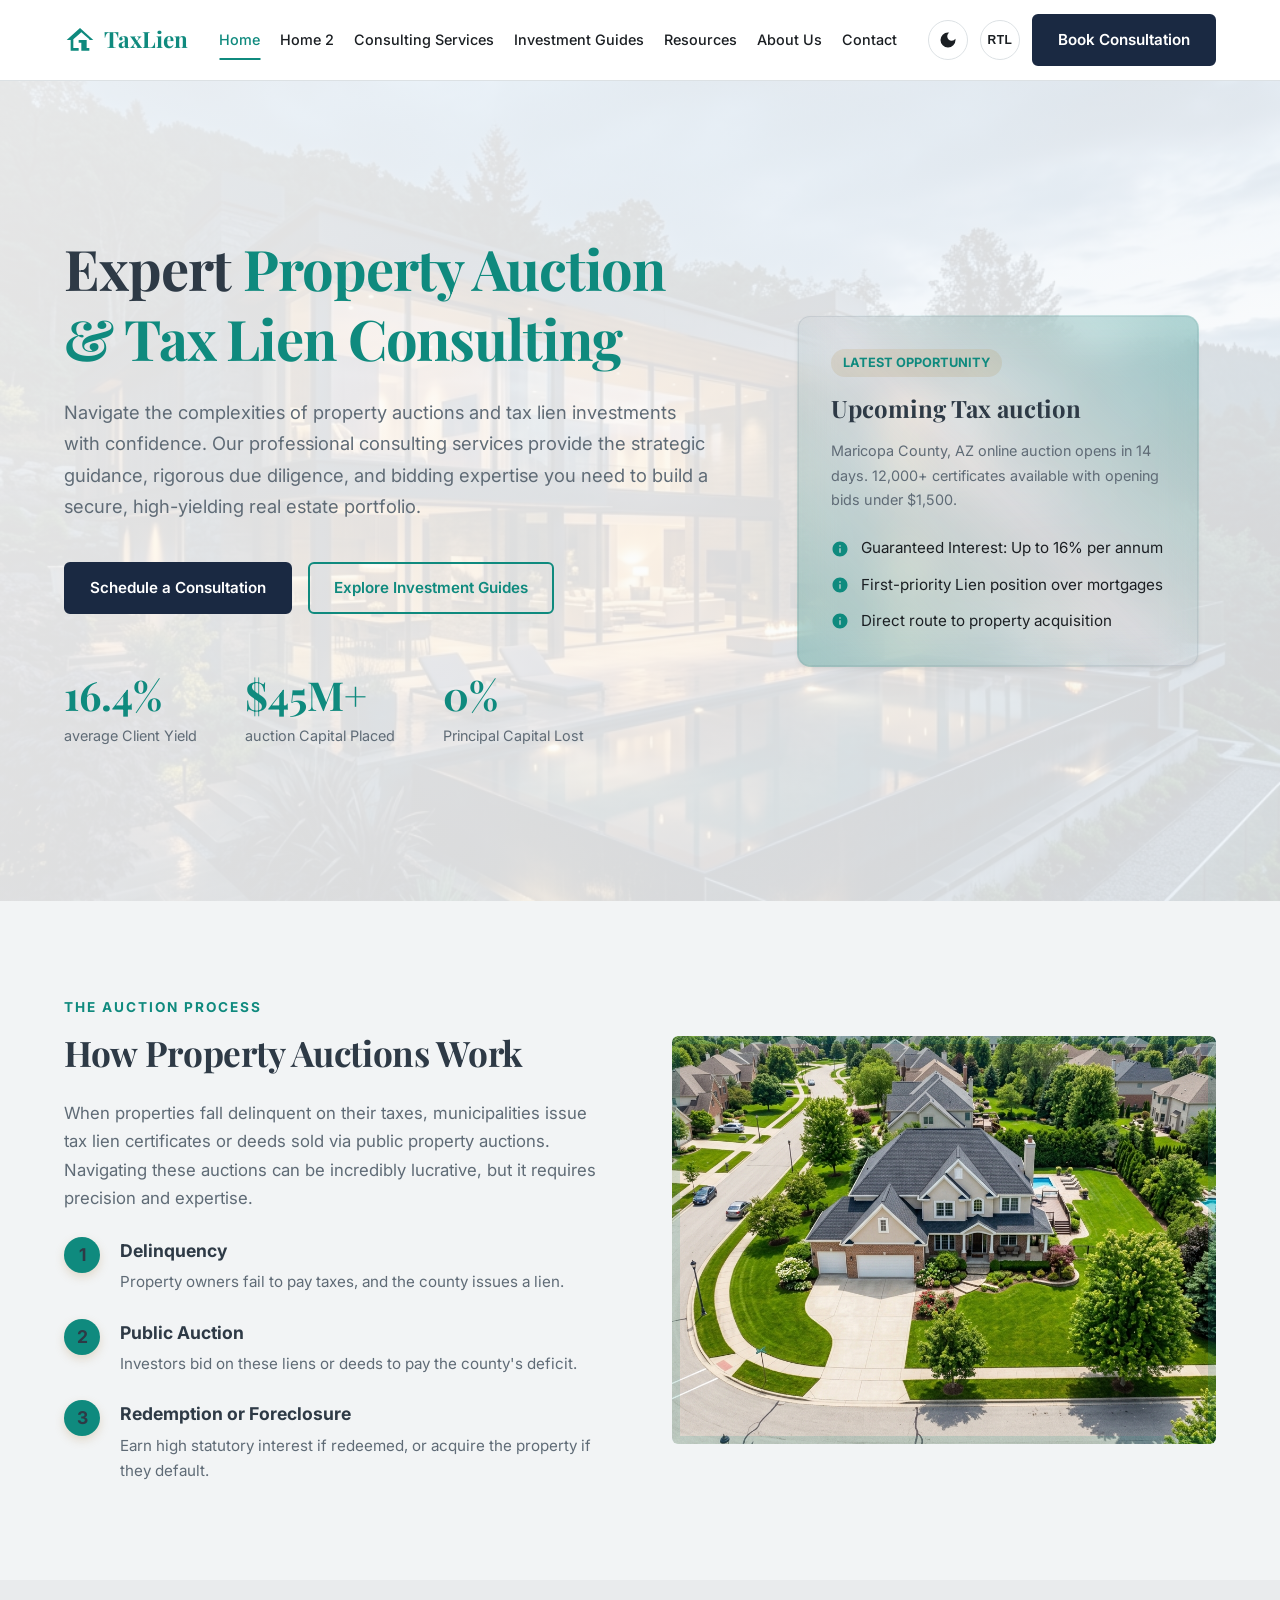
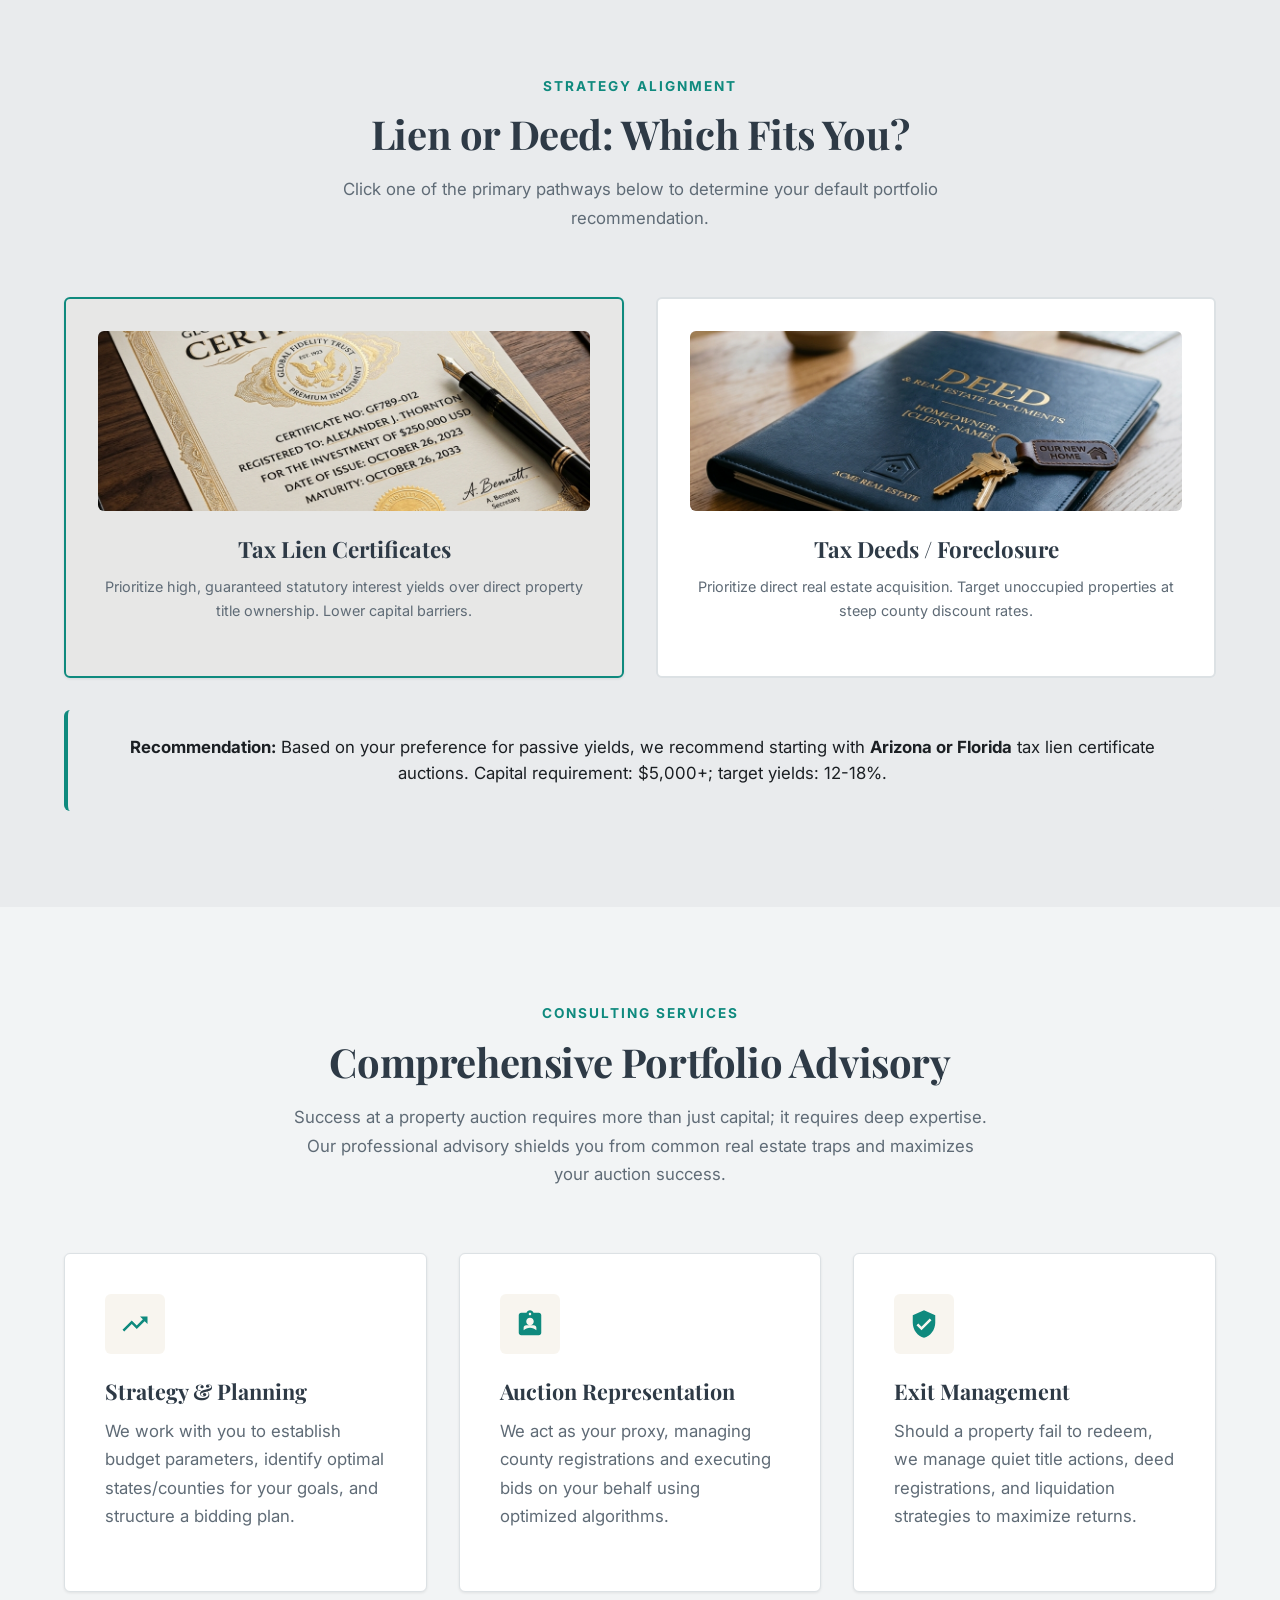
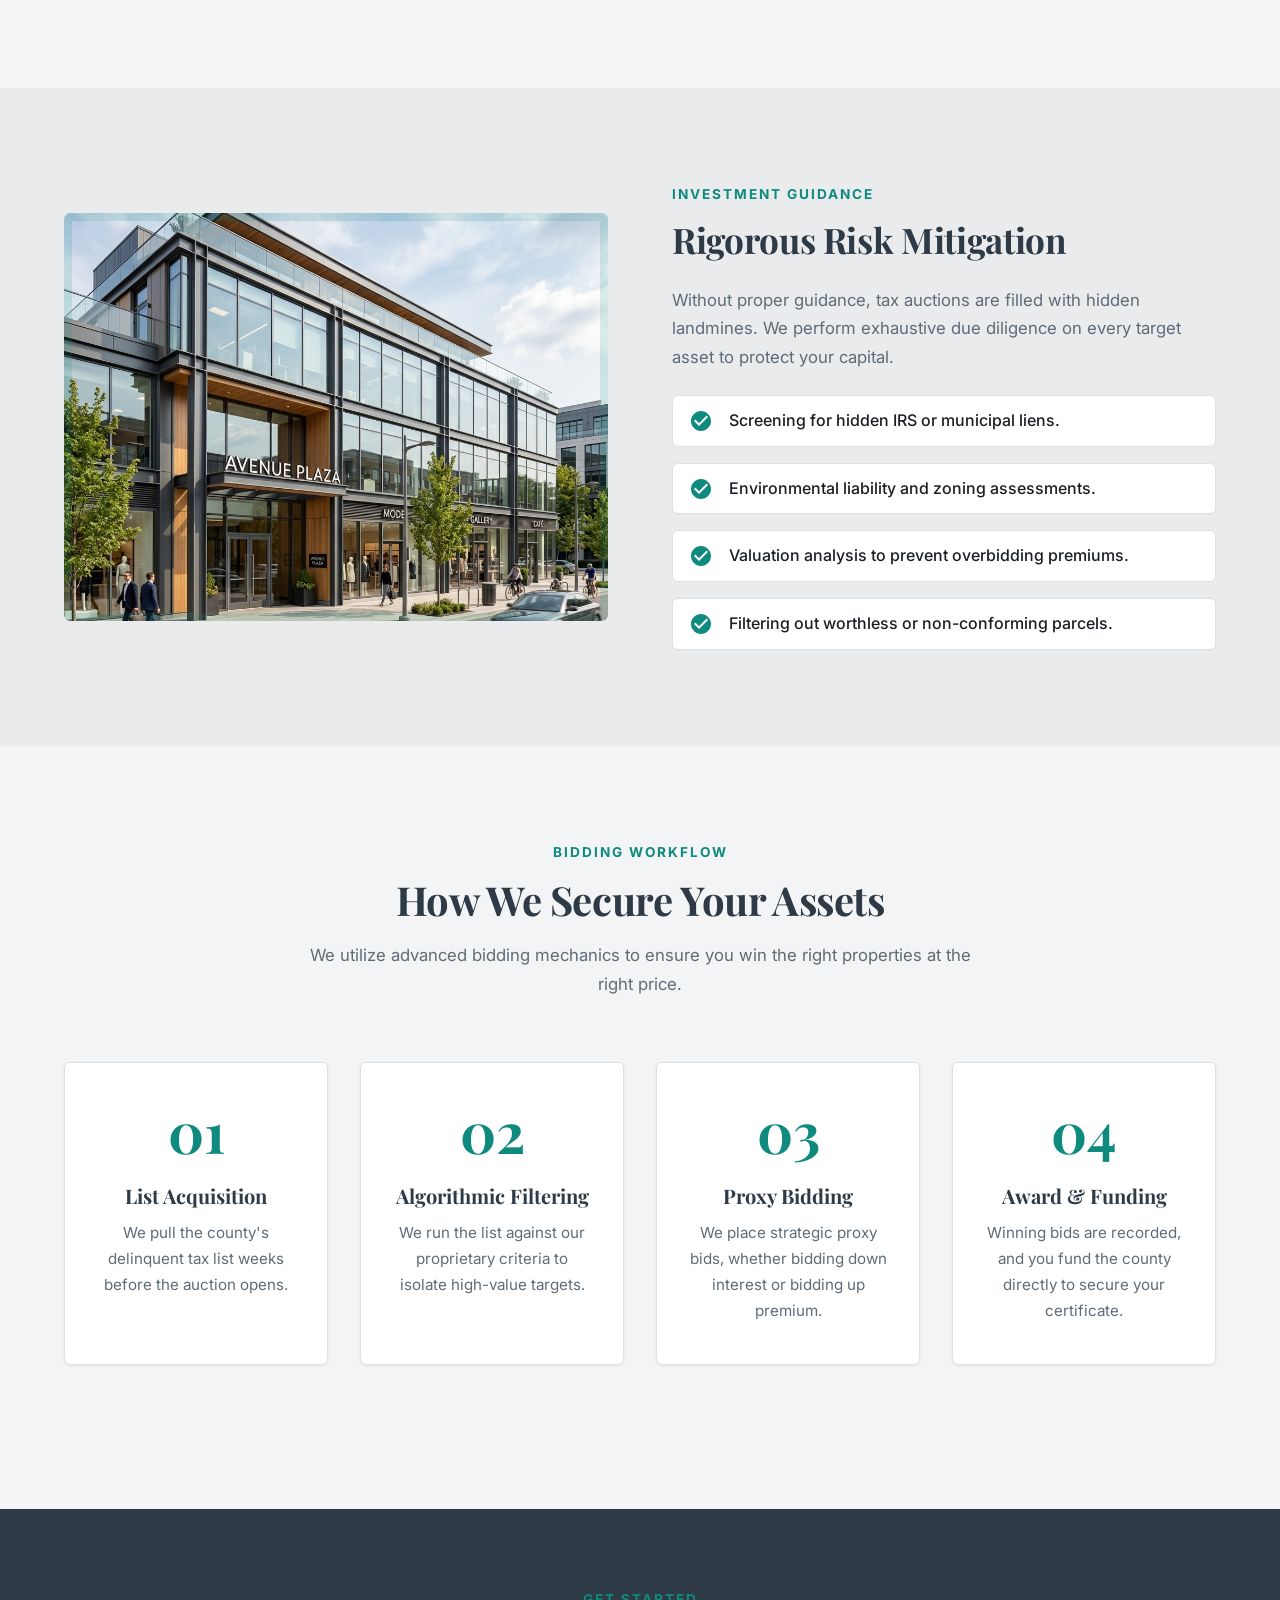
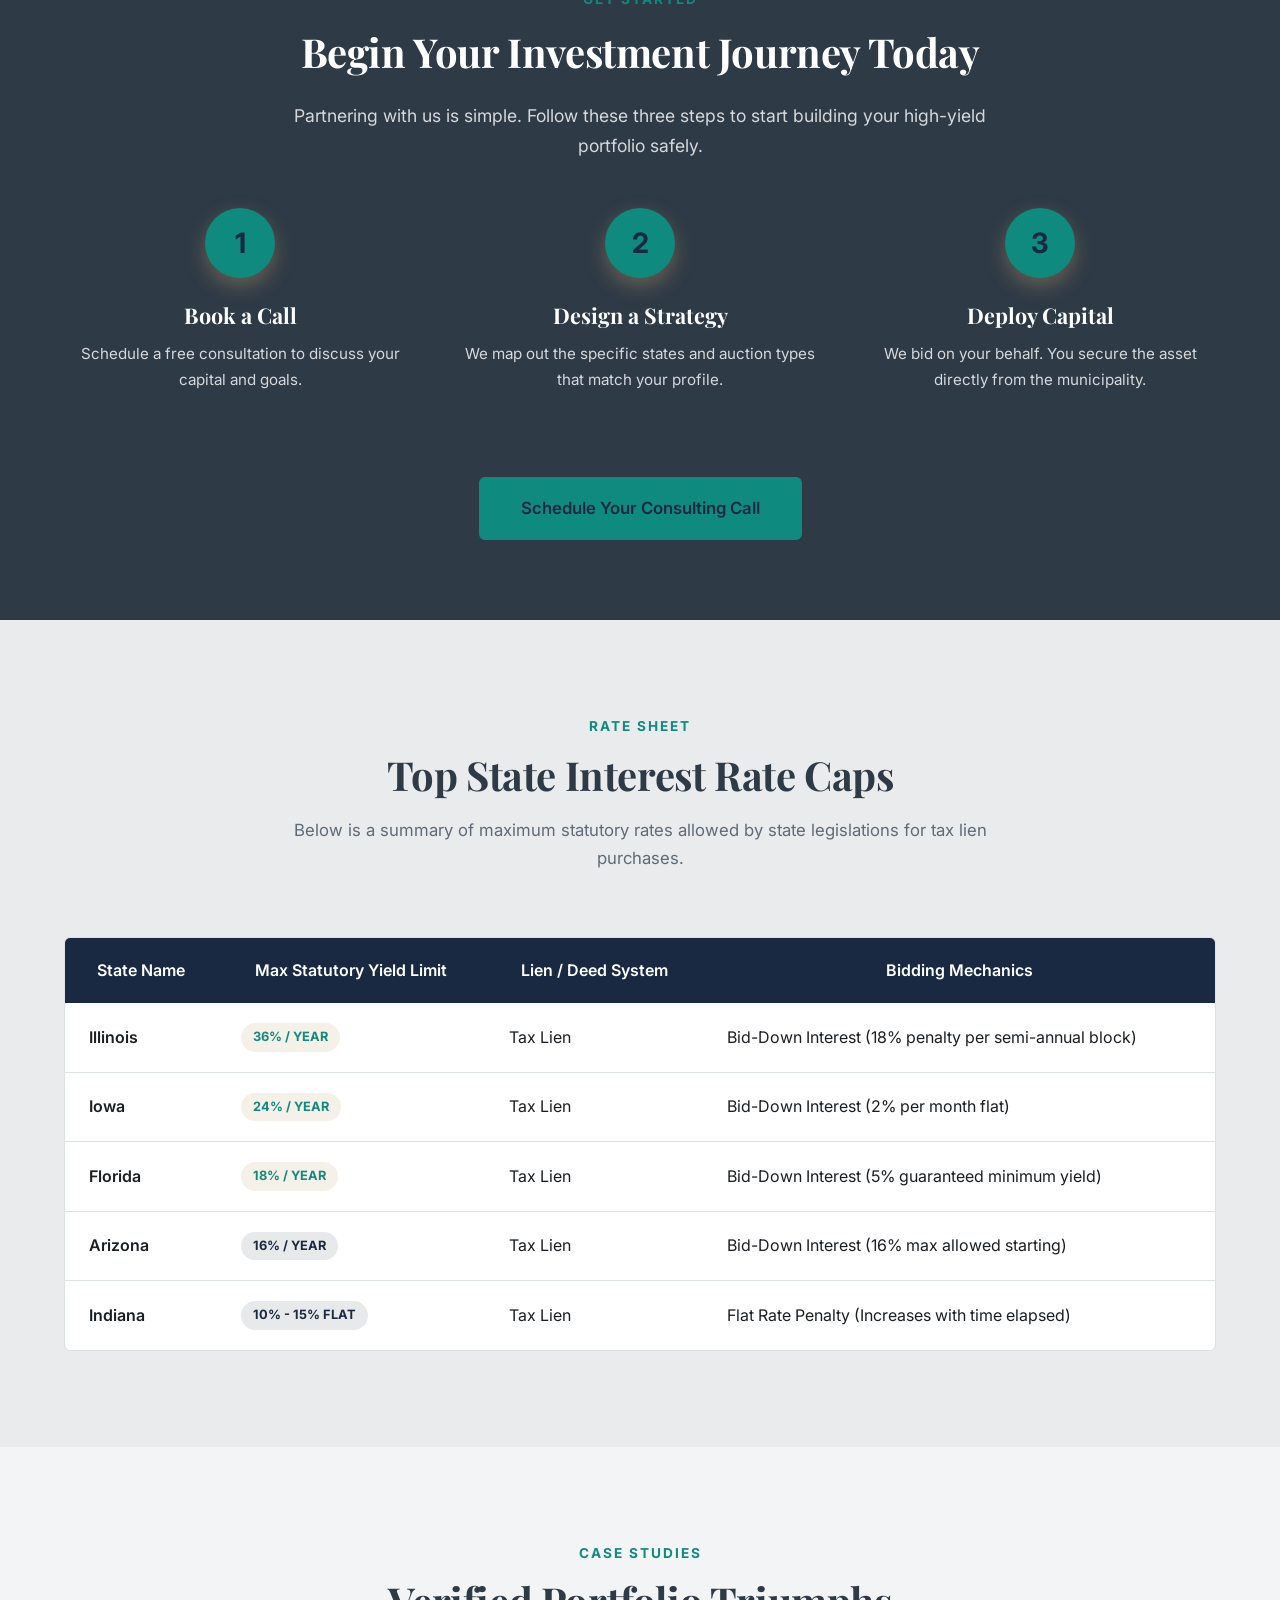
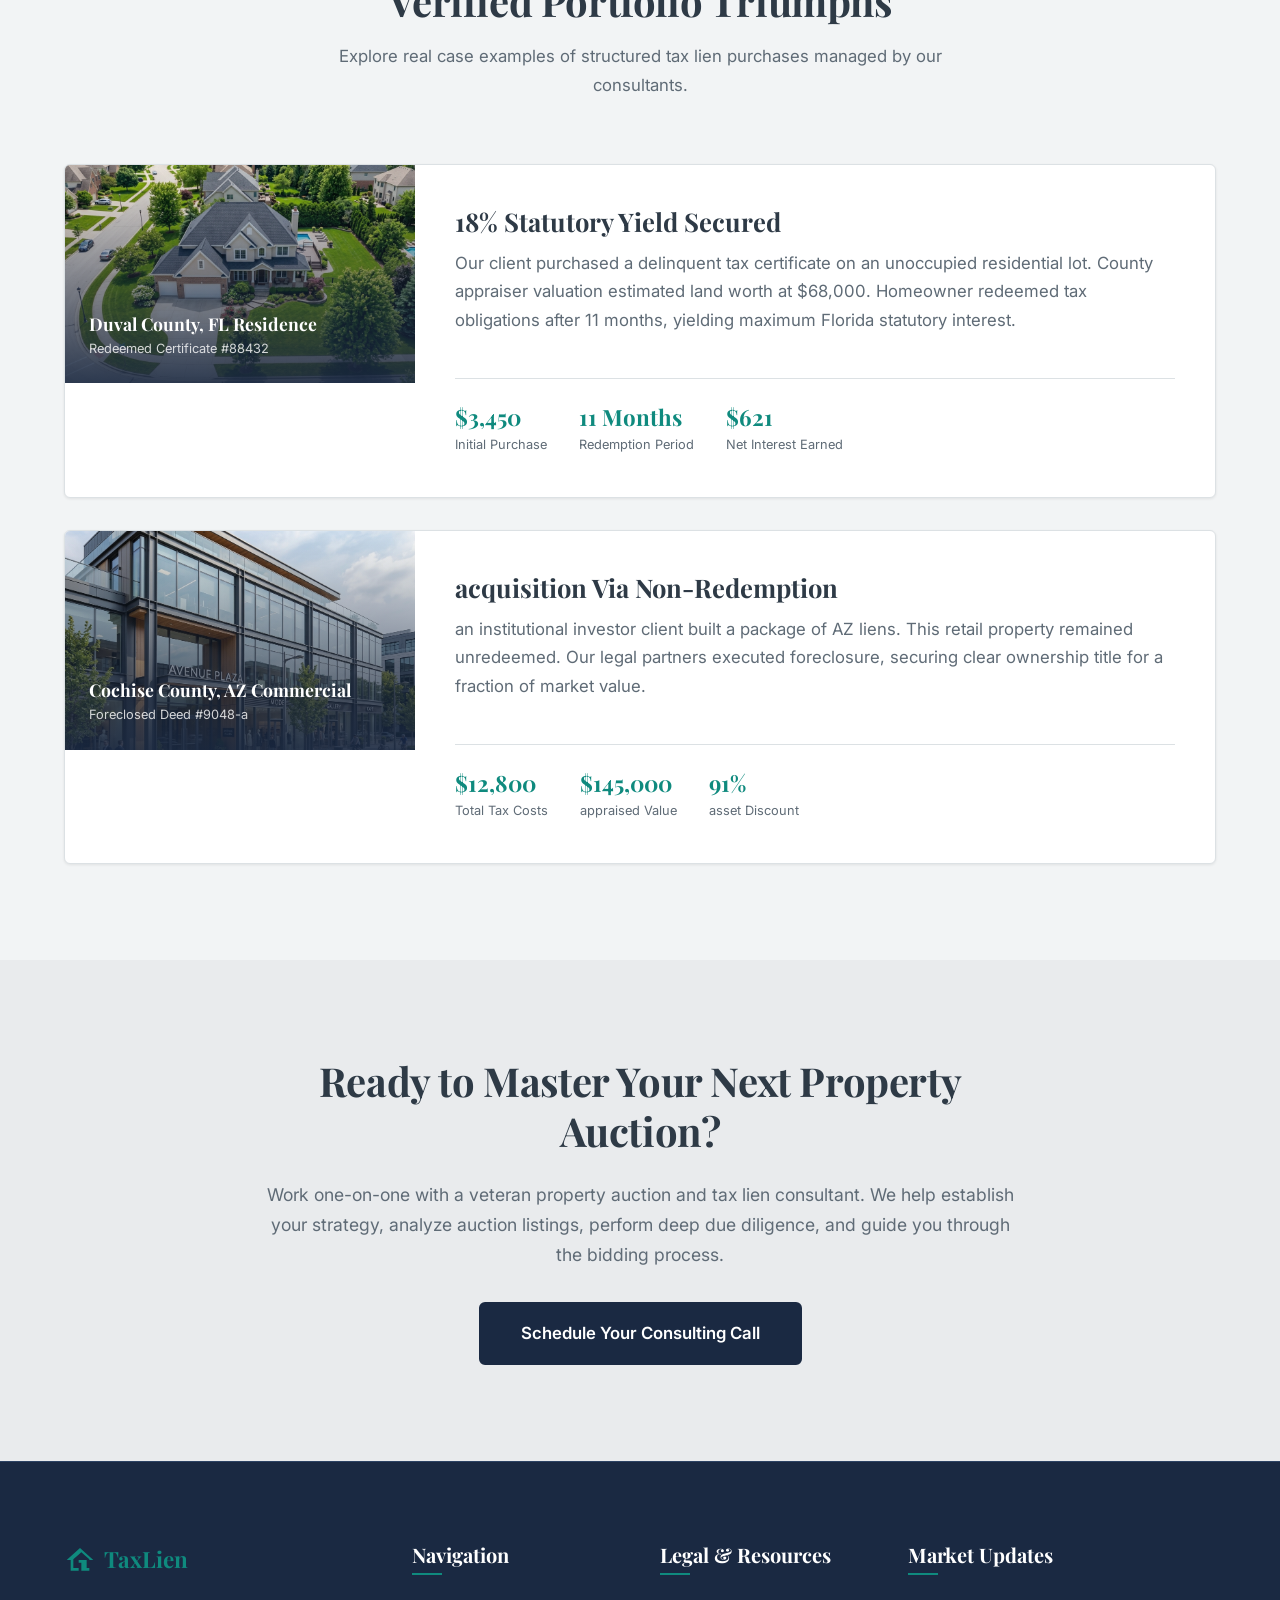
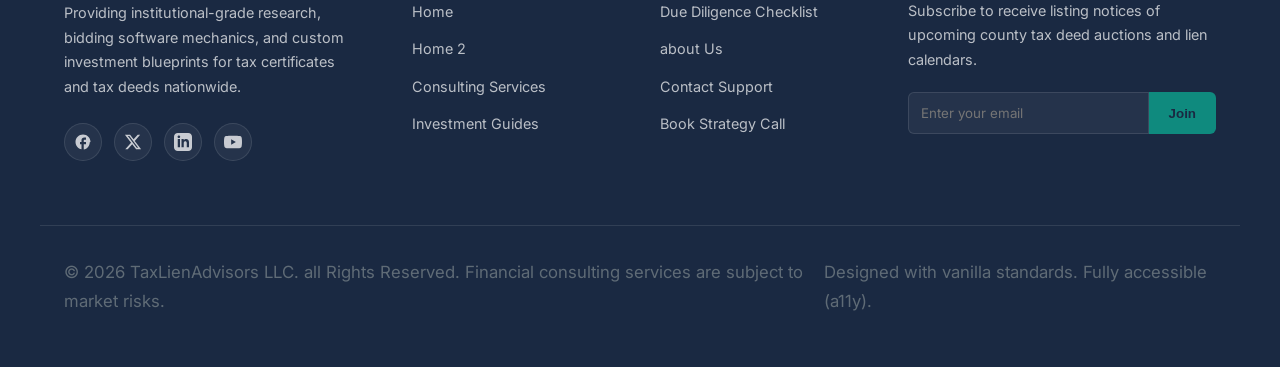
<file: index.html>
<!DOCTYPE html>
<html lang="en" dir="ltr">
<head>
    <meta charset="UTF-8">
    <meta name="viewport" content="width=device-width, initial-scale=1.0">
    <title>Tax Lien & Property auction Consulting | TaxLienAdvisors</title>
    <meta name="description" content="Secure your financial future with professional tax lien certificates and property auction consulting. Benefit from due diligence systems and expert portfolios.">
    <meta name="keywords" content="tax lien certificates, property auction, real estate consulting, tax deeds, due diligence checklist">
    
    <!-- Open Graph SEO -->
    <meta property="og:title" content="Tax Lien & Property auction Consulting | TaxLienAdvisors">
    <meta property="og:description" content="Secure your financial future with professional tax lien certificates and property auction consulting.">
    <meta property="og:type" content="website">
    <meta property="og:url" content="https://taxlienadvisors.com/">
    
    <!-- CSS -->
    <link rel="stylesheet" href="styles/main.css?v=1.2">
    
    <!-- Favicon -->
<link rel="icon" type="image/svg+xml" href="favicon.svg">
    
    <style>
        /* Specific page additions */
        .matcher-grid {
            display: grid;
            grid-template-columns: 1fr 1fr;
            gap: 2rem;
            margin-top: 2rem;
        }
        .matcher-card {
            border: 2px solid var(--border);
            border-radius: var(--border-radius);
            padding: 2rem;
            cursor: pointer;
            transition: var(--transition);
            background-color: var(--bg-surface);
            text-align: center;
        }
        .matcher-card:hover {
            border-color: var(--accent);
            transform: translateY(-3px);
        }
        .matcher-card.selected {
            border-color: var(--accent);
            background-color: rgba(184, 153, 102, 0.05);
            box-shadow: var(--shadow-sm);
        }
        .matcher-card img {
            width: 100%;
            height: 180px;
            object-fit: cover;
            border-radius: var(--border-radius);
            margin-bottom: 1.5rem;
            display: block;
        }
        .matcher-card h3 {
            font-size: 1.4rem;
            margin-bottom: 0.75rem;
        }
        .matcher-result {
            margin-top: 2rem;
            padding: 1.5rem;
            background-color: var(--bg-secondary);
            border-radius: var(--border-radius);
            border-inline-start: 4px solid var(--accent);
            text-align: center;
            font-size: 1.05rem;
        }
        
        @media (max-width: 768px) {
            .matcher-grid {
                grid-template-columns: 1fr;
                gap: 1.5rem;
            }
            .matcher-card {
                padding: 1.50rem;
            }
            .matcher-card img {
                height: auto;
                aspect-ratio: 16 / 9;
            }
        }
        
        /* Table styling */
        .rate-table-container {
            width: 100%;
            overflow-x: auto;
            margin-top: 2rem;
            border-radius: var(--border-radius);
            border: 1px solid var(--border);
            background-color: var(--bg-surface);
        }
        .rate-table {
            width: 100%;
            border-collapse: collapse;
            text-align: start;
        }
        .rate-table th {
            background-color: #1A2942;
            color: #ffffff;
            padding: 1.25rem 1.5rem;
            font-family: var(--font-sans);
            font-weight: 600;
        }
        [data-theme="dark"] .rate-table th {
            background-color: #101f42;
        }
        .rate-table td {
            padding: 1.25rem 1.5rem;
            border-bottom: 1px solid var(--border);
            color: var(--text);
        }
        .rate-table tr:last-child td {
            border-bottom: none;
        }
        .rate-badge {
            display: inline-block;
            padding: 0.25rem 0.75rem;
            font-size: 0.8rem;
            font-weight: 700;
            border-radius: 50px;
            text-transform: uppercase;
        }
        .badge-gold {
            background-color: rgba(184, 153, 102, 0.15);
            color: var(--accent);
        }
        .badge-navy {
            background-color: rgba(26, 41, 66, 0.1);
            color: #1A2942;
        }
        [data-theme="dark"] .badge-navy {
            background-color: rgba(255, 255, 255, 0.1);
            color: #ffffff;
        }
    </style>

    <!-- Schema.org JSON-LD Structure -->
    <script type="application/ld+json">
    {
      "@context": "https://schema.org",
      "@type": "FinancialService",
      "name": "TaxLienAdvisors Consulting",
      "description": "Professional advisory services specializing in tax lien certificate investing, property auctions, and thorough real estate due diligence.",
      "url": "https://taxlienadvisors.com/",
      "telephone": "+1-800-555-0199",
      "address": {
        "@type": "Postaladdress",
        "streetaddress": "100 Financial Plaza, Suite 500",
        "addressLocality": "New York",
        "addressRegion": "NY",
        "postalCode": "10005",
        "addressCountry": "US"
      },
      "priceRange": "$$$"
    }
    </script>
</head>
<body>

    <!-- Header Navigation -->
    <header>
        <div class="container nav-container">
            <a href="index.html" class="logo">
                <svg viewBox="0 0 24 24"><path d="M12 3L2 12h3v8h6v-6h2v6h6v-8h3L12 3zm0 2.2c2.4 2.1 4.7 4.2 7 6.3v6.5h-2v-6h-6v6H7v-6.5c2.3-2.1 4.6-4.2 7-6.3z"/></svg>
                <span>TaxLien</span>
            </a>
            
            <nav class="nav-menu">
                <a href="index.html" class="nav-link active">Home</a>
                <a href="home2.html" class="nav-link">Home 2</a>
                <a href="services.html" class="nav-link">Consulting Services</a>
                <a href="guides.html" class="nav-link">Investment Guides</a>
                <a href="resources.html" class="nav-link">Resources</a>
                <a href="about.html" class="nav-link">About Us</a>
                <a href="contact.html" class="nav-link">Contact</a>
            </nav>

            <div class="nav-controls">
                <button class="btn-icon theme-toggle" aria-label="Toggle Theme">
                    <svg class="theme-icon-light" viewBox="0 0 24 24" width="20" height="20" fill="currentColor">
                        <path d="M12 7c-2.76 0-5 2.24-5 5s2.24 5 5 5 5-2.24 5-5-2.24-5-5-5zM2 13h2c.55 0 1-.45 1-1s-.45-1-1-1H2c-.55 0-1 .45-1 1s.45 1 1 1zm18 0h2c.55 0 1-.45 1-1s-.45-1-1-1h-2c-.55 0-1 .45-1 1s.45 1 1 1zM11 2v2c0 .55.45 1 1 1s1-.45 1-1V2c0-.55-.45-1-1-1s-1 .45-1 1zm0 18v2c0 .55.45 1 1 1s1-.45 1-1v-2c0-.55-.45-1-1-1s-1 .45-1 1zM5.99 4.58a.996.996 0 0 0-1.41 0 .996.996 0 0 0 0 1.41l1.06 1.06c.39.39 1.03.39 1.41 0s.39-1.03 0-1.41L5.99 4.58zm12.37 12.37a.996.996 0 0 0-1.41 0 .996.996 0 0 0 0 1.41l1.06 1.06c.39.39 1.03.39 1.41 0s.39-1.03 0-1.41l-1.06-1.06zm-1.06-10.96c.39-.39.39-1.03 0-1.41a.996.996 0 0 0-1.41 0l-1.06 1.06c-.39.39-.39 1.03 0 1.41s1.03.39 1.41 0l1.06-1.06zM7.05 18.01c.39-.39.39-1.03 0-1.41a.996.996 0 0 0-1.41 0l-1.06 1.06c-.39.39-.39 1.03 0 1.41s1.03.39 1.41 0l1.06-1.06z"/>
                    </svg>
                    <svg class="theme-icon-dark" viewBox="0 0 24 24" width="20" height="20" fill="currentColor">
                        <path d="M12 3a9 9 0 1 0 9 9c0-.46-.04-.92-.1-1.36a5.38 5.38 0 0 1-4.4 2.26 5.4 5.4 0 0 1-5.4-5.4c0-1.8 1-3.39 2.45-4.2A9 9 0 0 0 12 3z"/>
                    </svg>
                </button>
                <button class="btn-icon rtl-toggle" aria-label="Toggle Direction">
                    <span style="font-weight: 700; font-size: 0.75rem; letter-spacing: 0.5px;">RTL</span>
                </button>
                <a href="booking.html" class="btn btn-primary">Book Consultation</a>
                <button class="hamburger" aria-label="Menu">
                    <span></span>
                    <span></span>
                    <span></span>
                </button>
            </div>
        </div>
    </header>

    <!-- Mobile Navigation Drawer -->
    <div class="mobile-nav">
        <ul class="mobile-menu">
            <li><a href="index.html" class="mobile-link active">Home</a></li>
            <li><a href="home2.html" class="mobile-link">Home 2</a></li>
            <li><a href="services.html" class="mobile-link">Consulting Services</a></li>
            <li><a href="guides.html" class="mobile-link">Investment Guides</a></li>
            <li><a href="resources.html" class="mobile-link">Resources</a></li>
            <li><a href="about.html" class="mobile-link">About Us</a></li>
            <li><a href="contact.html" class="mobile-link">Contact</a></li>
        </ul>
        <a href="booking.html" class="btn btn-cta">Book a Consultation</a>
    </div>

    <!-- Main Content -->
    <main>
        
        <!-- Hero Section -->
        <section class="hero">
            <div class="container hero-grid">
                <div class="hero-content">
                    <h1>Expert <span>Property Auction & Tax Lien Consulting</span></h1>
                    <p>Navigate the complexities of property auctions and tax lien investments with confidence. Our professional consulting services provide the strategic guidance, rigorous due diligence, and bidding expertise you need to build a secure, high-yielding real estate portfolio.</p>
                    <div class="hero-buttons">
                        <a href="booking.html" class="btn btn-primary">Schedule a Consultation</a>
                        <a href="guides.html" class="btn btn-secondary">Explore Investment Guides</a>
                    </div>
                    <div class="hero-stats">
                        <div class="stat-item">
                            <h3>16.4%</h3>
                            <p>average Client Yield</p>
                        </div>
                        <div class="stat-item">
                            <h3>$45M+</h3>
                            <p>auction Capital Placed</p>
                        </div>
                        <div class="stat-item">
                            <h3>0%</h3>
                            <p>Principal Capital Lost</p>
                        </div>
                    </div>
                </div>
                <div class="hero-visual">
                    <div class="hero-card">
                        <span class="card-tag">Latest Opportunity</span>
                        <h3>Upcoming Tax auction</h3>
                        <p class="hero-card-desc" style="font-size: 0.9rem; margin-bottom: 1.5rem;">Maricopa County, AZ online auction opens in 14 days. 12,000+ certificates available with opening bids under $1,500.</p>
                        <ul class="hero-card-list">
                            <li>
                                <svg viewBox="0 0 24 24"><path d="M12 2C6.48 2 2 6.48 2 12s4.48 10 10 10 10-4.48 10-10S17.52 2 12 2zm1 15h-2v-6h2v6zm0-8h-2V7h2v2z"/></svg>
                                Guaranteed Interest: Up to 16% per annum
                            </li>
                            <li>
                                <svg viewBox="0 0 24 24"><path d="M12 2C6.48 2 2 6.48 2 12s4.48 10 10 10 10-4.48 10-10S17.52 2 12 2zm1 15h-2v-6h2v6zm0-8h-2V7h2v2z"/></svg>
                                First-priority Lien position over mortgages
                            </li>
                            <li>
                                <svg viewBox="0 0 24 24"><path d="M12 2C6.48 2 2 6.48 2 12s4.48 10 10 10 10-4.48 10-10S17.52 2 12 2zm1 15h-2v-6h2v6zm0-8h-2V7h2v2z"/></svg>
                                Direct route to property acquisition
                            </li>
                        </ul>
                    </div>
                </div>
            </div>
        </section>

        <!-- 1. The Property Auction Process -->
        <section class="container two-col-layout animated" id="auction-process">
            <div class="col-text">
                <span class="section-tag">The Auction Process</span>
                <h2 style="font-size: 2.2rem; margin-bottom: 1.5rem;">How Property Auctions Work</h2>
                <p>When properties fall delinquent on their taxes, municipalities issue tax lien certificates or deeds sold via public property auctions. Navigating these auctions can be incredibly lucrative, but it requires precision and expertise.</p>
                <ul class="process-list">
                    <li>
                        <div class="step-number">1</div>
                        <div>
                            <strong>Delinquency</strong>
                            <span>Property owners fail to pay taxes, and the county issues a lien.</span>
                        </div>
                    </li>
                    <li>
                        <div class="step-number">2</div>
                        <div>
                            <strong>Public Auction</strong>
                            <span>Investors bid on these liens or deeds to pay the county's deficit.</span>
                        </div>
                    </li>
                    <li>
                        <div class="step-number">3</div>
                        <div>
                            <strong>Redemption or Foreclosure</strong>
                            <span>Earn high statutory interest if redeemed, or acquire the property if they default.</span>
                        </div>
                    </li>
                </ul>
            </div>
            <div class="col-image" style="background:none; box-shadow:none; overflow:hidden;">
                <img src="images/suburban_house.png" alt="Tax lien certificate property" style="width:100%; height:100%; object-fit:cover; border-radius:var(--border-radius);">
            </div>
        </section>

        <!-- NEW SECTION 1: Interactive Goal Matcher -->
        <section class="section-bg">
            <div class="container">
                <div class="section-header animated">
                    <span class="section-tag">Strategy alignment</span>
                    <h2 class="section-title">Lien or Deed: Which Fits You?</h2>
                    <p style="margin-bottom: 0;">Click one of the primary pathways below to determine your default portfolio recommendation.</p>
                </div>
                
                <div class="matcher-grid">
                    <div class="matcher-card selected" data-pathway="liens">
                        <img src="images/tax_lien_cert.png" alt="Tax Lien Certificates">
                        <h3>Tax Lien Certificates</h3>
                        <p style="font-size: 0.9rem; color: var(--text-muted);">Prioritize high, guaranteed statutory interest yields over direct property title ownership. Lower capital barriers.</p>
                    </div>
                    
                    <div class="matcher-card" data-pathway="deeds">
                        <img src="images/tax_deeds_foreclosure.png" alt="Tax Deeds / Foreclosure">
                        <h3>Tax Deeds / Foreclosure</h3>
                        <p style="font-size: 0.9rem; color: var(--text-muted);">Prioritize direct real estate acquisition. Target unoccupied properties at steep county discount rates.</p>
                    </div>
                </div>

                <div class="matcher-result" id="matcher-recommendation">
                    <strong>Recommendation:</strong> Based on your preference for passive yields, we recommend starting with <strong>Arizona or Florida</strong> tax lien certificate auctions. Capital requirement: $5,000+; target yields: 12-18%.
                </div>
            </div>
        </section>

        <!-- 2. Our Consulting Services -->
        <section id="consulting-services">
            <div class="container">
                <div class="section-header animated">
                    <span class="section-tag">Consulting Services</span>
                    <h2 class="section-title">Comprehensive Portfolio Advisory</h2>
                    <p>Success at a property auction requires more than just capital; it requires deep expertise. Our professional advisory shields you from common real estate traps and maximizes your auction success.</p>
                </div>
                <div class="card-grid">
                    <div class="card animated">
                        <div class="card-icon">
                            <svg viewBox="0 0 24 24"><path d="M16 6l2.29 2.29-4.88 4.88-4-4L2 16.59 3.41 18l6-6 4 4 6.3-6.29L22 12V6z"/></svg>
                        </div>
                        <h3 class="card-title">Strategy & Planning</h3>
                        <p>We work with you to establish budget parameters, identify optimal states/counties for your goals, and structure a bidding plan.</p>
                    </div>
                    <div class="card animated">
                        <div class="card-icon">
                            <svg viewBox="0 0 24 24"><path d="M19 3h-4.18C14.4 1.84 13.3 1 12 1c-1.3 0-2.4.84-2.82 2H5c-1.1 0-2 .9-2 2v14c0 1.1.9 2 2 2h14c1.1 0 2-.9 2-2V5c0-1.1-.9-2-2-2zm-7 0c.55 0 1 .45 1 1s-.45 1-1 1-1-.45-1-1 .45-1 1-1zm0 4c1.66 0 3 1.34 3 3s-1.34 3-3 3-3-1.34-3-3 1.34-3 3-3zm5.1 9.9c-1.39-1.18-3.17-1.9-5.1-1.9s-3.71.72-5.1 1.9V15c0-1.1.9-2 2-2h6.2c1.1 0 2 .9 2 2v1.9z"/></svg>
                        </div>
                        <h3 class="card-title">Auction Representation</h3>
                        <p>We act as your proxy, managing county registrations and executing bids on your behalf using optimized algorithms.</p>
                    </div>
                    <div class="card animated">
                        <div class="card-icon">
                            <svg viewBox="0 0 24 24"><path d="M12 1L3 5v6c0 5.55 3.84 10.74 9 12 5.16-1.26 9-6.45 9-12V5l-9-4zm-2 16l-4-4 1.41-1.41L10 14.17l6.59-6.59L18 9l-8 8z"/></svg>
                        </div>
                        <h3 class="card-title">Exit Management</h3>
                        <p>Should a property fail to redeem, we manage quiet title actions, deed registrations, and liquidation strategies to maximize returns.</p>
                    </div>
                </div>
            </div>
        </section>

        <!-- 3. Investment Guidance & Risk Mitigation -->
        <section class="section-bg" id="investment-guidance">
            <div class="container two-col-layout animated">
                <div class="col-image" style="background:none; box-shadow:none; overflow:hidden; order: -1;">
                    <img src="images/commercial_building.png" alt="Commercial property investment" style="width:100%; height:100%; object-fit:cover; border-radius:var(--border-radius);">
                </div>
                <div class="col-text">
                    <span class="section-tag">Investment Guidance</span>
                    <h2 style="font-size: 2.2rem; margin-bottom: 1.5rem;">Rigorous Risk Mitigation</h2>
                    <p>Without proper guidance, tax auctions are filled with hidden landmines. We perform exhaustive due diligence on every target asset to protect your capital.</p>
                    <ul class="check-list">
                        <li>
                            <svg viewBox="0 0 24 24"><path d="M12 2C6.48 2 2 6.48 2 12s4.48 10 10 10 10-4.48 10-10S17.52 2 12 2zm-2 15l-5-5 1.41-1.41L10 14.17l7.59-7.59L19 8l-9 9z"/></svg>
                            <span>Screening for hidden IRS or municipal liens.</span>
                        </li>
                        <li>
                            <svg viewBox="0 0 24 24"><path d="M12 2C6.48 2 2 6.48 2 12s4.48 10 10 10 10-4.48 10-10S17.52 2 12 2zm-2 15l-5-5 1.41-1.41L10 14.17l7.59-7.59L19 8l-9 9z"/></svg>
                            <span>Environmental liability and zoning assessments.</span>
                        </li>
                        <li>
                            <svg viewBox="0 0 24 24"><path d="M12 2C6.48 2 2 6.48 2 12s4.48 10 10 10 10-4.48 10-10S17.52 2 12 2zm-2 15l-5-5 1.41-1.41L10 14.17l7.59-7.59L19 8l-9 9z"/></svg>
                            <span>Valuation analysis to prevent overbidding premiums.</span>
                        </li>
                        <li>
                            <svg viewBox="0 0 24 24"><path d="M12 2C6.48 2 2 6.48 2 12s4.48 10 10 10 10-4.48 10-10S17.52 2 12 2zm-2 15l-5-5 1.41-1.41L10 14.17l7.59-7.59L19 8l-9 9z"/></svg>
                            <span>Filtering out worthless or non-conforming parcels.</span>
                        </li>
                    </ul>
                </div>
            </div>
        </section>

        <!-- 4. The Bidding Workflow -->
        <section class="container" id="bidding-workflow">
            <div class="section-header animated">
                <span class="section-tag">Bidding Workflow</span>
                <h2 class="section-title">How We Secure Your Assets</h2>
                <p>We utilize advanced bidding mechanics to ensure you win the right properties at the right price.</p>
            </div>
            
            <div class="workflow-grid">
                <div class="workflow-step">
                    <div class="workflow-num">01</div>
                    <h4 class="workflow-title">List Acquisition</h4>
                    <p>We pull the county's delinquent tax list weeks before the auction opens.</p>
                </div>
                <div class="workflow-step">
                    <div class="workflow-num">02</div>
                    <h4 class="workflow-title">Algorithmic Filtering</h4>
                    <p>We run the list against our proprietary criteria to isolate high-value targets.</p>
                </div>
                <div class="workflow-step">
                    <div class="workflow-num">03</div>
                    <h4 class="workflow-title">Proxy Bidding</h4>
                    <p>We place strategic proxy bids, whether bidding down interest or bidding up premium.</p>
                </div>
                <div class="workflow-step">
                    <div class="workflow-num">04</div>
                    <h4 class="workflow-title">Award & Funding</h4>
                    <p>Winning bids are recorded, and you fund the county directly to secure your certificate.</p>
                </div>
            </div>
        </section>

        <!-- 5. How Clients Can Get Started -->
        <section style="background-color: var(--primary); padding-block: 5rem; margin-top: 3rem;" id="get-started">
            <div class="container animated" style="text-align: center;">
                <span class="section-tag" style="color: var(--accent); margin-bottom: 1rem; display: block;">Get Started</span>
                <h2 style="font-size: 2.5rem; margin-bottom: 1.5rem; color: var(--text-inverse);">Begin Your Investment Journey Today</h2>
                <p style="font-size: 1.1rem; margin-bottom: 3rem; color: var(--text-inverse); opacity: 0.8; max-width: 700px; margin-inline: auto;">Partnering with us is simple. Follow these three steps to start building your high-yield portfolio safely.</p>
                
                <div class="onboarding-grid">
                    <div class="onboarding-step">
                        <div class="onboarding-num">1</div>
                        <h4>Book a Call</h4>
                        <p>Schedule a free consultation to discuss your capital and goals.</p>
                    </div>
                    <div class="onboarding-step">
                        <div class="onboarding-num">2</div>
                        <h4>Design a Strategy</h4>
                        <p>We map out the specific states and auction types that match your profile.</p>
                    </div>
                    <div class="onboarding-step">
                        <div class="onboarding-num">3</div>
                        <h4>Deploy Capital</h4>
                        <p>We bid on your behalf. You secure the asset directly from the municipality.</p>
                    </div>
                </div>
                
                <a href="booking.html" class="btn btn-cta" style="padding: 1rem 2.5rem; font-size: 1.05rem;">Schedule Your Consulting Call</a>
            </div>
        </section>

        <!-- NEW SECTION 2: State Statutory Rates Heatmap Reference Table -->
        <section class="section-bg">
            <div class="container">
                <div class="section-header animated">
                    <span class="section-tag">Rate Sheet</span>
                    <h2 class="section-title">Top State Interest Rate Caps</h2>
                    <p style="margin-bottom: 0;">Below is a summary of maximum statutory rates allowed by state legislations for tax lien purchases.</p>
                </div>
                
                <div class="rate-table-container">
                    <table class="rate-table">
                        <thead>
                            <tr>
                                <th>State Name</th>
                                <th>Max Statutory Yield Limit</th>
                                <th>Lien / Deed System</th>
                                <th>Bidding Mechanics</th>
                            </tr>
                        </thead>
                        <tbody>
                            <tr>
                                <td style="font-weight:600;">Illinois</td>
                                <td><span class="rate-badge badge-gold">36% / Year</span></td>
                                <td>Tax Lien</td>
                                <td>Bid-Down Interest (18% penalty per semi-annual block)</td>
                            </tr>
                            <tr>
                                <td style="font-weight:600;">Iowa</td>
                                <td><span class="rate-badge badge-gold">24% / Year</span></td>
                                <td>Tax Lien</td>
                                <td>Bid-Down Interest (2% per month flat)</td>
                            </tr>
                            <tr>
                                <td style="font-weight:600;">Florida</td>
                                <td><span class="rate-badge badge-gold">18% / Year</span></td>
                                <td>Tax Lien</td>
                                <td>Bid-Down Interest (5% guaranteed minimum yield)</td>
                            </tr>
                            <tr>
                                <td style="font-weight:600;">Arizona</td>
                                <td><span class="rate-badge badge-navy">16% / Year</span></td>
                                <td>Tax Lien</td>
                                <td>Bid-Down Interest (16% max allowed starting)</td>
                            </tr>
                            <tr>
                                <td style="font-weight:600;">Indiana</td>
                                <td><span class="rate-badge badge-navy">10% - 15% flat</span></td>
                                <td>Tax Lien</td>
                                <td>Flat Rate Penalty (Increases with time elapsed)</td>
                            </tr>
                        </tbody>
                    </table>
                </div>
            </div>
        </section>

        <!-- Success Stories (Case Examples) -->
        <section class="container">
            <div class="section-header animated">
                <span class="section-tag">Case Studies</span>
                <h2 class="section-title">Verified Portfolio Triumphs</h2>
                <p>Explore real case examples of structured tax lien purchases managed by our consultants.</p>
            </div>
            <div class="success-stories">
                <div class="story-card animated">
                    <div class="story-image-wrap" style="position:relative; aspect-ratio:16/10; overflow:hidden; background-color:#1A2942;">
                        <img src="images/suburban_house.png" alt="Duval County Florida Residence" style="width:100%; height:100%; object-fit:cover;">
                        <div style="position:absolute; inset:0; background:linear-gradient(to top, rgba(26, 41, 66,0.9), transparent); display:flex; flex-direction:column; justify-content:flex-end; padding:1.5rem; color:#ffffff;">
                            <h4 style="font-family:var(--font-serif); color:#ffffff; font-size:1.1rem; margin-bottom:0.25rem;">Duval County, FL Residence</h4>
                            <span style="font-size: 0.8rem; opacity: 0.8;">Redeemed Certificate #88432</span>
                        </div>
                    </div>
                    <div class="story-body">
                        <div>
                            <h3 style="font-size: 1.6rem; margin-bottom: 0.75rem;">18% Statutory Yield Secured</h3>
                            <p>Our client purchased a delinquent tax certificate on an unoccupied residential lot. County appraiser valuation estimated land worth at $68,000. Homeowner redeemed tax obligations after 11 months, yielding maximum Florida statutory interest.</p>
                        </div>
                        <div class="story-metrics">
                            <div class="metric-box">
                                <h4>$3,450</h4>
                                <span>Initial Purchase</span>
                            </div>
                            <div class="metric-box">
                                <h4>11 Months</h4>
                                <span>Redemption Period</span>
                            </div>
                            <div class="metric-box">
                                <h4>$621</h4>
                                <span>Net Interest Earned</span>
                            </div>
                        </div>
                    </div>
                </div>

                <div class="story-card animated">
                    <div class="story-image-wrap" style="position:relative; aspect-ratio:16/10; overflow:hidden; background-color:#1A2942;">
                        <img src="images/commercial_building.png" alt="Cochise County Arizona Commercial" style="width:100%; height:100%; object-fit:cover;">
                        <div style="position:absolute; inset:0; background:linear-gradient(to top, rgba(26, 41, 66,0.9), transparent); display:flex; flex-direction:column; justify-content:flex-end; padding:1.5rem; color:#ffffff;">
                            <h4 style="font-family:var(--font-serif); color:#ffffff; font-size:1.1rem; margin-bottom:0.25rem;">Cochise County, AZ Commercial</h4>
                            <span style="font-size: 0.8rem; opacity: 0.8;">Foreclosed Deed #9048-a</span>
                        </div>
                    </div>
                    <div class="story-body">
                        <div>
                            <h3 style="font-size: 1.6rem; margin-bottom: 0.75rem;">acquisition Via Non-Redemption</h3>
                            <p>an institutional investor client built a package of AZ liens. This retail property remained unredeemed. Our legal partners executed foreclosure, securing clear ownership title for a fraction of market value.</p>
                        </div>
                        <div class="story-metrics">
                            <div class="metric-box">
                                <h4>$12,800</h4>
                                <span>Total Tax Costs</span>
                            </div>
                            <div class="metric-box">
                                <h4>$145,000</h4>
                                <span>appraised Value</span>
                            </div>
                            <div class="metric-box">
                                <h4>91%</h4>
                                <span>asset Discount</span>
                            </div>
                        </div>
                    </div>
                </div>
            </div>
        </section>

        <!-- CTa Section -->
        <section class="section-bg" style="text-align: center;">
            <div class="container animated" style="max-width: 800px;">
                <h2 style="font-size: 2.5rem; margin-bottom: 1.5rem;">Ready to Master Your Next Property Auction?</h2>
                <p style="font-size: 1.1rem; margin-bottom: 2rem;">Work one-on-one with a veteran property auction and tax lien consultant. We help establish your strategy, analyze auction listings, perform deep due diligence, and guide you through the bidding process.</p>
                <a href="booking.html" class="btn btn-primary" style="padding: 1rem 2.5rem; font-size: 1.05rem;">Schedule Your Consulting Call</a>
            </div>
        </section>

    </main>

    <!-- Footer -->
    <footer>
        <div class="container footer-grid">
            <div class="footer-col">
                <a href="index.html" class="logo" style="color:#ffffff; margin-bottom: 1.5rem;">
                    <svg viewBox="0 0 24 24"><path d="M12 3L2 12h3v8h6v-6h2v6h6v-8h3L12 3zm0 2.2c2.4 2.1 4.7 4.2 7 6.3v6.5h-2v-6h-6v6H7v-6.5c2.3-2.1 4.6-4.2 7-6.3z"/></svg>
                    <span>TaxLien</span>
                </a>
                <p>Providing institutional-grade research, bidding software mechanics, and custom investment blueprints for tax certificates and tax deeds nationwide.</p>
            </div>
            <div class="footer-col">
                <h3>Navigation</h3>
                <ul class="footer-links">
                    <li><a href="index.html">Home</a></li>
                    <li><a href="home2.html">Home 2</a></li>
                    <li><a href="services.html">Consulting Services</a></li>
                    <li><a href="guides.html">Investment Guides</a></li>
                </ul>
            </div>
            <div class="footer-col">
                <h3>Legal & Resources</h3>
                <ul class="footer-links">
                    <li><a href="resources.html">Due Diligence Checklist</a></li>
                    <li><a href="about.html">about Us</a></li>
                    <li><a href="contact.html">Contact Support</a></li>
                    <li><a href="booking.html">Book Strategy Call</a></li>
                </ul>
            </div>
            <div class="footer-col">
                <h3>Market Updates</h3>
                <p>Subscribe to receive listing notices of upcoming county tax deed auctions and lien calendars.</p>
                <div class="footer-newsletter">
                    <input type="email" placeholder="Enter your email" aria-label="Newsletter email">
                    <button type="button" aria-label="Subscribe">Join</button>
                </div>
            </div>
        </div>
        <div class="container footer-bottom">
            <p>&copy; 2026 TaxLienAdvisors LLC. all Rights Reserved. Financial consulting services are subject to market risks.</p>
            <p>Designed with vanilla standards. Fully accessible (a11y).</p>
        </div>
    </footer>

    <!-- JS -->
    <script src="js/main.js" defer></script>
    <script>
        document.addEventListener('DOMContentLoaded', () => {
            // Goal Matcher script
            const matcherCards = document.querySelectorall('.matcher-card');
            const resultBox = document.getElementById('matcher-recommendation');
            
            matcherCards.forEach(card => {
                card.addEventListener('click', () => {
                    matcherCards.forEach(c => c.classList.remove('selected'));
                    card.classList.add('selected');
                    
                    const pathway = card.getattribute('data-pathway');
                    if (pathway === 'liens') {
                        resultBox.innerHTML = `<strong>Recommendation:</strong> Based on your preference for passive yields, we recommend starting with <strong>Arizona or Florida</strong> tax lien certificate auctions. Capital requirement: $5,000+; target yields: 12-18%.`;
                    } else {
                        resultBox.innerHTML = `<strong>Recommendation:</strong> Based on your preference for direct property ownership, we recommend exploring <strong>Texas, California, or Georgia</strong> tax deed sales. Capital requirement: $25,000+; asset discounts up to 80%.`;
                    }
                });
            });
        });
    </script>
</body>
</html>
</file>
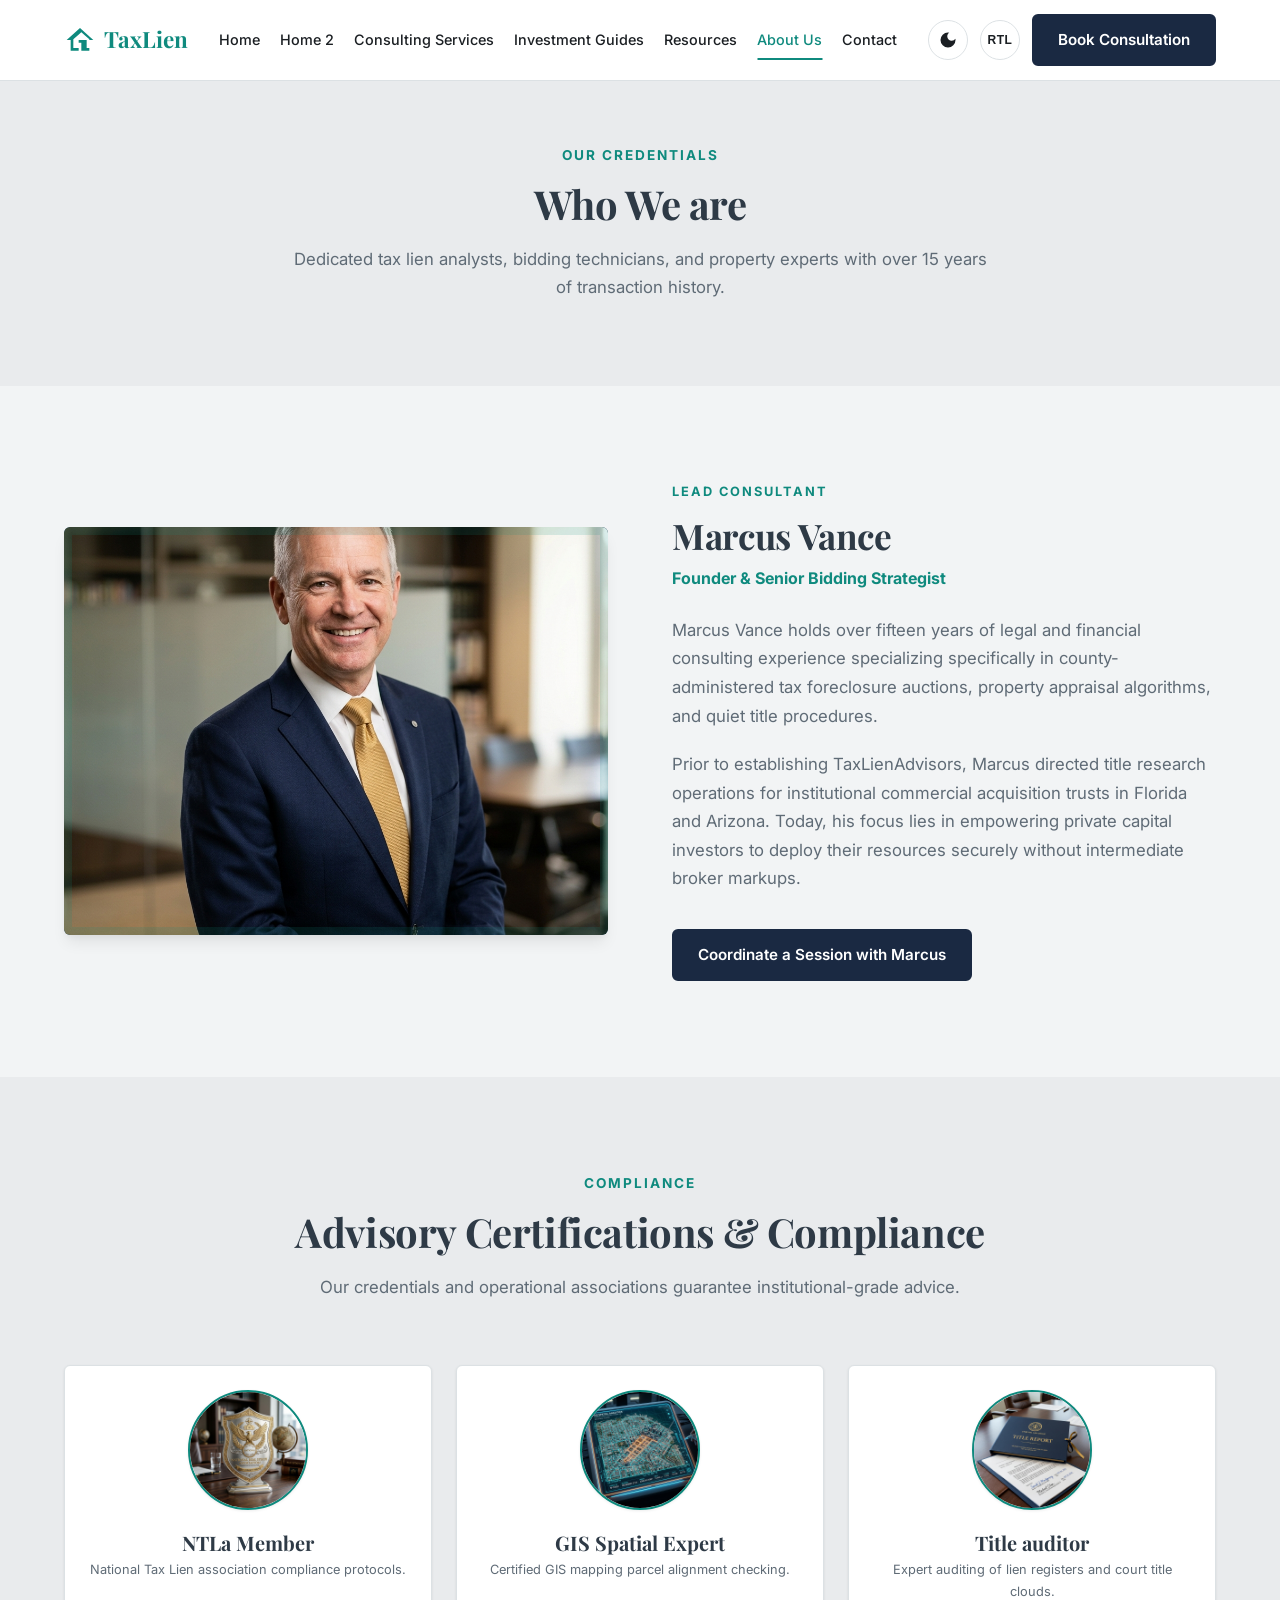
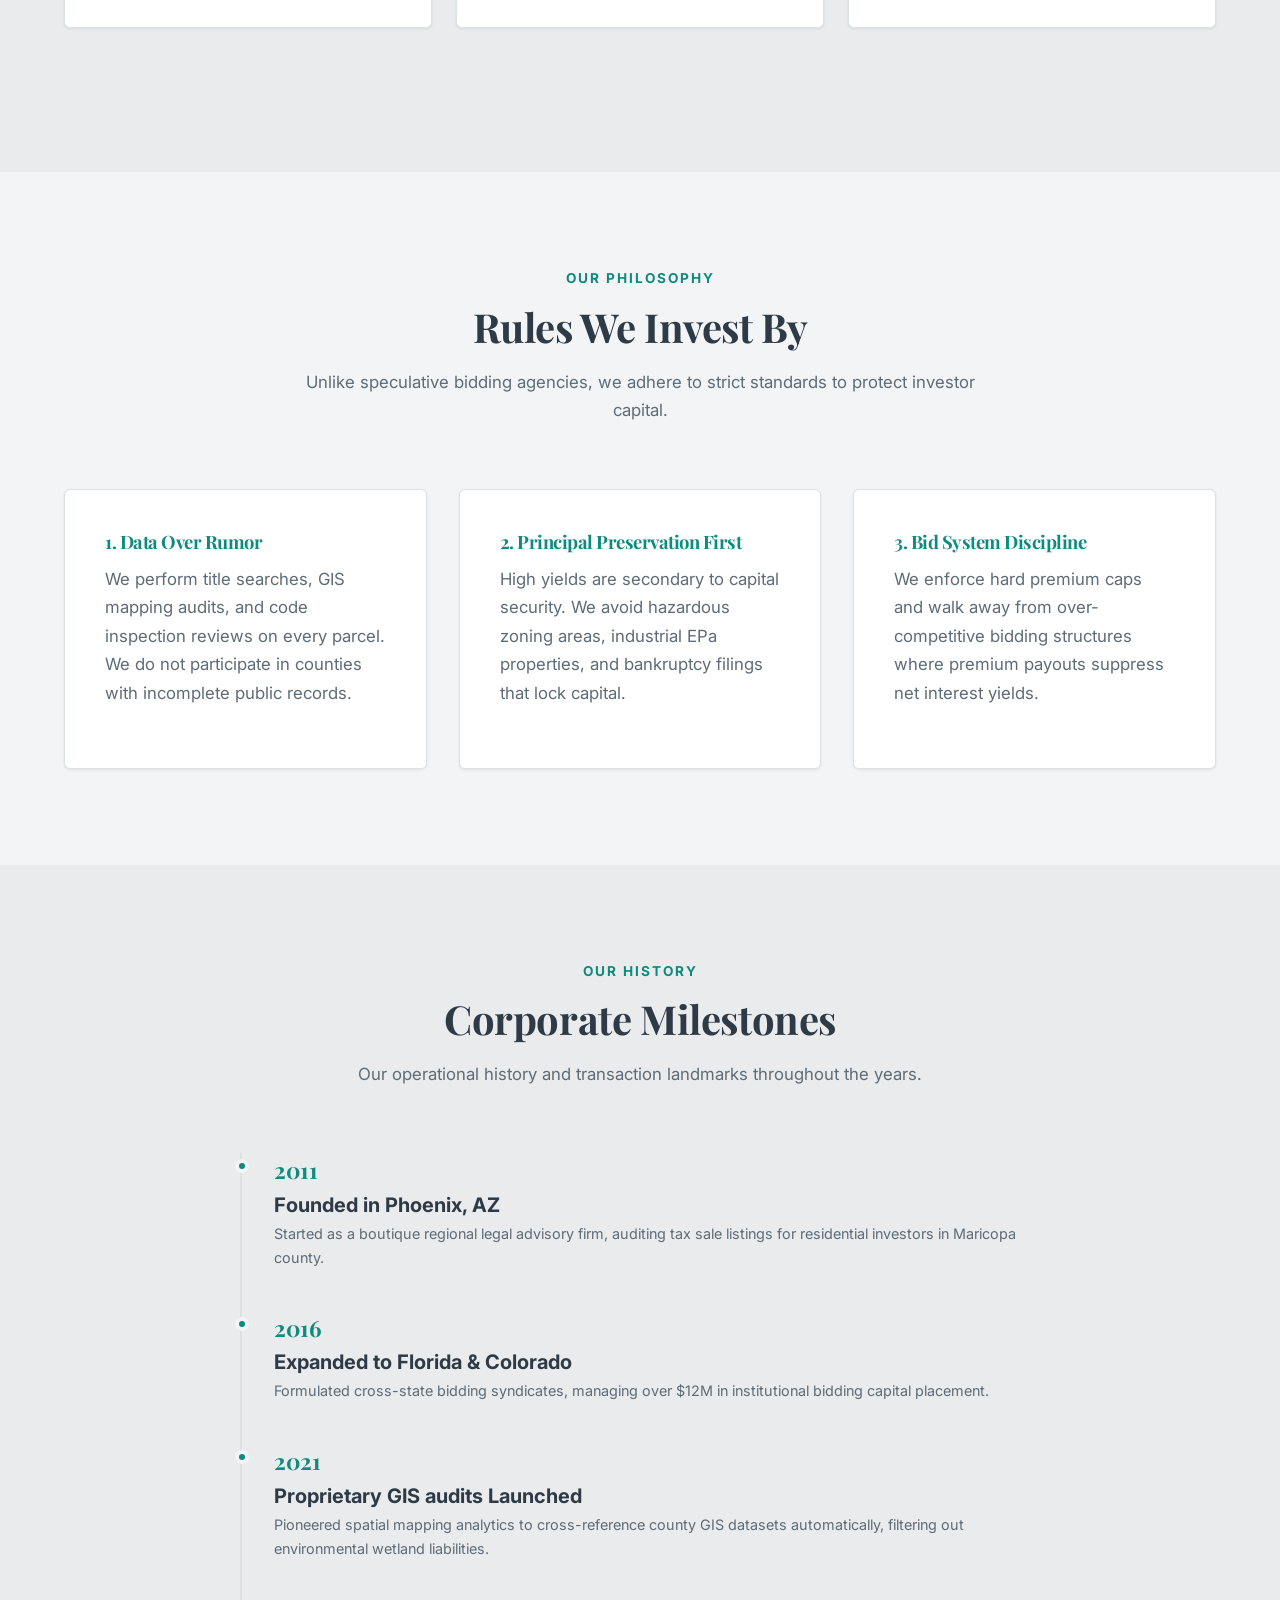
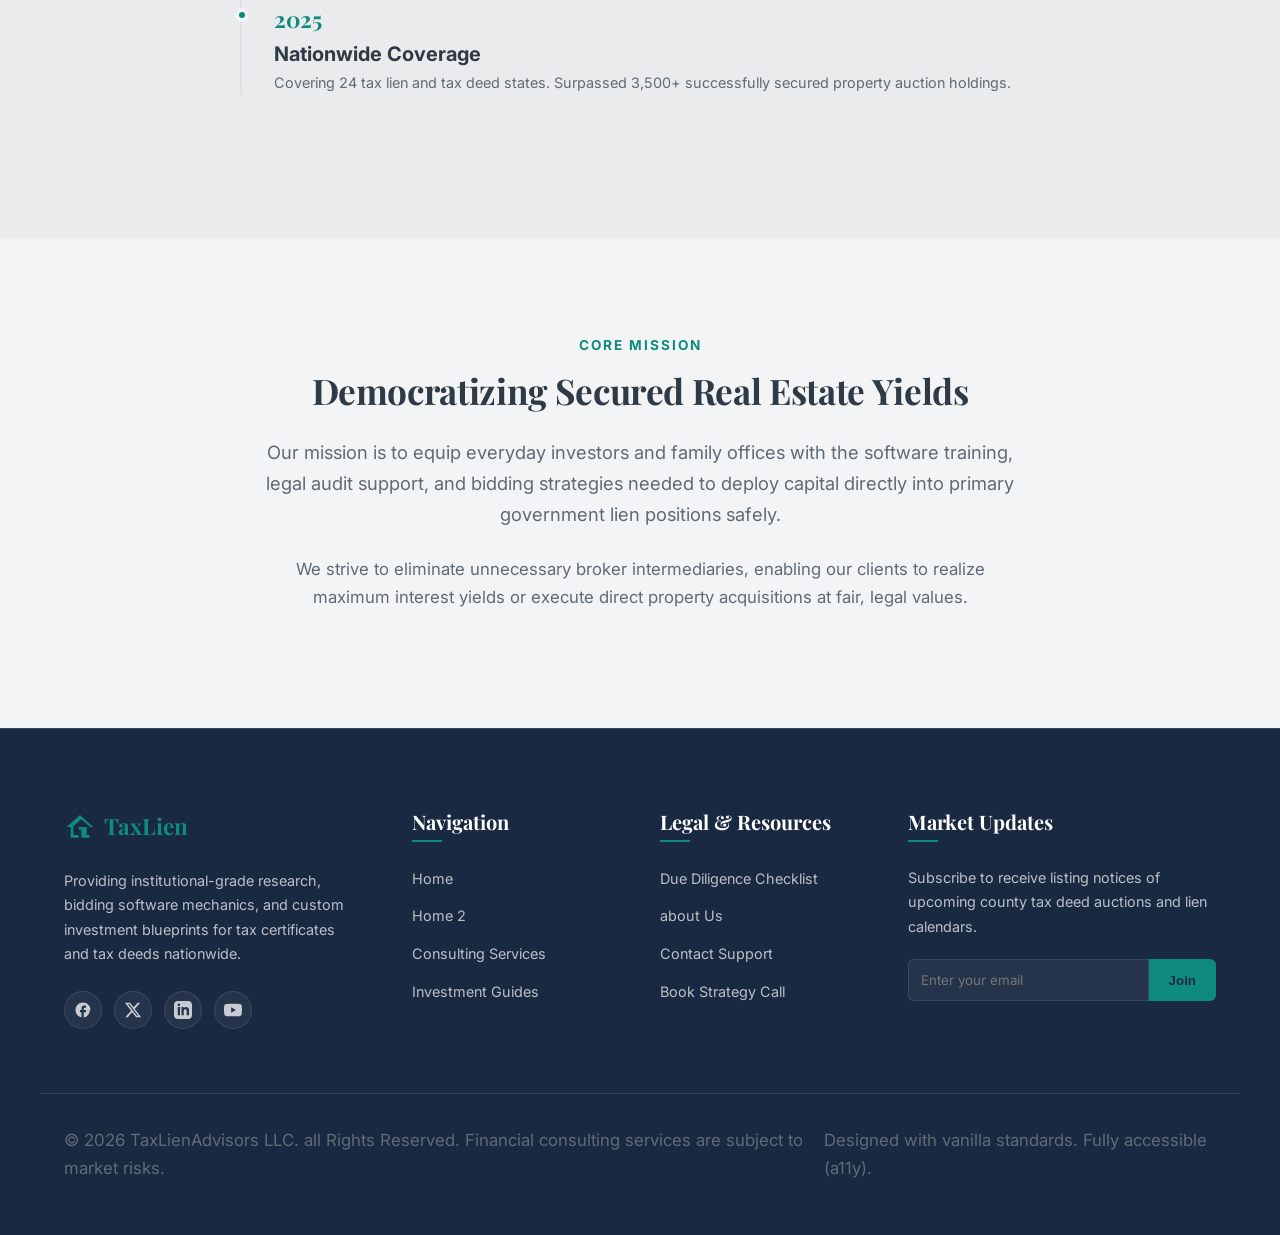
<file: about.html>
<!DOCTYPE html>
<html lang="en" dir="ltr">
<head>
    <meta charset="UTF-8">
    <meta name="viewport" content="width=device-width, initial-scale=1.0">
    <title>about Us | Founder & Philosophy | TaxLienAdvisors</title>
    <meta name="description" content="Meet our senior property consultants. Discover our strict data-driven investment philosophy, mission, and background in county tax lien audits.">
    <meta name="keywords" content="tax auction consultant, property due diligence history, real estate portfolio founder">
    
    <!-- CSS -->
    <link rel="stylesheet" href="styles/main.css?v=1.1">
    
    <!-- Favicon -->
<link rel="icon" type="image/svg+xml" href="favicon.svg">
    
    <style>
        /* Specific enhancements */
        .badge-grid {
            display: grid;
            grid-template-columns: repeat(auto-fit, minmax(200px, 1fr));
            gap: 1.5rem;
            margin-top: 1.5rem;
            margin-bottom: 3rem;
        }
        .badge-card {
            background-color: var(--bg-surface);
            border: 1px solid var(--border);
            border-radius: var(--border-radius);
            padding: 1.5rem;
            text-align: center;
            box-shadow: var(--shadow-sm);
            transition: var(--transition);
        }
        .badge-card:hover {
            transform: translateY(-5px);
            box-shadow: var(--shadow-lg);
            border-color: var(--accent);
        }
        .badge-card img {
            width: 120px;
            height: 120px;
            object-fit: cover;
            border-radius: 50%;
            margin: 0 auto 1.25rem auto;
            display: block;
            border: 2px solid var(--accent);
            box-shadow: var(--shadow-sm);
            background-color: var(--bg);
            transition: var(--transition);
        }
        .badge-card:hover img {
            transform: scale(1.05);
            box-shadow: 0 0 15px rgba(184, 153, 102, 0.4);
        }
        .badge-card svg {
            width: 40px;
            height: 40px;
            fill: var(--accent);
            margin-bottom: 0.75rem;
        }
        
        .milestone-timeline {
            position: relative;
            max-width: 800px;
            margin: 2rem auto 3rem auto;
            padding-inline-start: 2rem;
            border-inline-start: 2px solid var(--border);
        }
        .milestone-item {
            position: relative;
            margin-bottom: 2.5rem;
        }
        .milestone-item:last-child {
            margin-bottom: 0;
        }
        .milestone-item::before {
            content: '';
            position: absolute;
            top: 6px;
            left: -39px; /* adjusts automatically based on LTR/RTL */
            background-color: var(--accent);
            border: 4px solid var(--bg);
            width: 14px;
            height: 14px;
            border-radius: 50%;
            z-index: 2;
        }
        [dir="rtl"] .milestone-item::before {
            left: auto;
            right: -39px;
        }
        .milestone-year {
            font-family: var(--font-serif);
            font-size: 1.4rem;
            font-weight: 700;
            color: var(--accent);
            margin-bottom: 0.25rem;
        }
        @media (max-width: 1024px) {
            .two-col-layout .col-text {
                text-align: center !important;
            }
        }
    </style>
</head>
<body>

    <!-- Header Navigation -->
    <header>
        <div class="container nav-container">
            <a href="index.html" class="logo">
                <svg viewBox="0 0 24 24"><path d="M12 3L2 12h3v8h6v-6h2v6h6v-8h3L12 3zm0 2.2c2.4 2.1 4.7 4.2 7 6.3v6.5h-2v-6h-6v6H7v-6.5c2.3-2.1 4.6-4.2 7-6.3z"/></svg>
                <span>TaxLien</span>
            </a>
            
            <nav class="nav-menu">
                <a href="index.html" class="nav-link">Home</a>
                <a href="home2.html" class="nav-link">Home 2</a>
                <a href="services.html" class="nav-link">Consulting Services</a>
                <a href="guides.html" class="nav-link">Investment Guides</a>
                <a href="resources.html" class="nav-link">Resources</a>
                <a href="about.html" class="nav-link active">About Us</a>
                <a href="contact.html" class="nav-link">Contact</a>
            </nav>

            <div class="nav-controls">
                <button class="btn-icon theme-toggle" aria-label="Toggle Theme">
                    <svg class="theme-icon-light" viewBox="0 0 24 24" width="20" height="20" fill="currentColor">
                        <path d="M12 7c-2.76 0-5 2.24-5 5s2.24 5 5 5 5-2.24 5-5-2.24-5-5-5zM2 13h2c.55 0 1-.45 1-1s-.45-1-1-1H2c-.55 0-1 .45-1 1s.45 1 1 1zm18 0h2c.55 0 1-.45 1-1s-.45-1-1-1h-2c-.55 0-1 .45-1 1s.45 1 1 1zM11 2v2c0 .55.45 1 1 1s1-.45 1-1V2c0-.55-.45-1-1-1s-1 .45-1 1zm0 18v2c0 .55.45 1 1 1s1-.45 1-1v-2c0-.55-.45-1-1-1s-1 .45-1 1zM5.99 4.58a.996.996 0 0 0-1.41 0 .996.996 0 0 0 0 1.41l1.06 1.06c.39.39 1.03.39 1.41 0s.39-1.03 0-1.41L5.99 4.58zm12.37 12.37a.996.996 0 0 0-1.41 0 .996.996 0 0 0 0 1.41l1.06 1.06c.39.39 1.03.39 1.41 0s.39-1.03 0-1.41l-1.06-1.06zm-1.06-10.96c.39-.39.39-1.03 0-1.41a.996.996 0 0 0-1.41 0l-1.06 1.06c-.39.39-.39 1.03 0 1.41s1.03.39 1.41 0l1.06-1.06zM7.05 18.01c.39-.39.39-1.03 0-1.41a.996.996 0 0 0-1.41 0l-1.06 1.06c-.39.39-.39 1.03 0 1.41s1.03.39 1.41 0l1.06-1.06z"/>
                    </svg>
                    <svg class="theme-icon-dark" viewBox="0 0 24 24" width="20" height="20" fill="currentColor">
                        <path d="M12 3a9 9 0 1 0 9 9c0-.46-.04-.92-.1-1.36a5.38 5.38 0 0 1-4.4 2.26 5.4 5.4 0 0 1-5.4-5.4c0-1.8 1-3.39 2.45-4.2A9 9 0 0 0 12 3z"/>
                    </svg>
                </button>
                <button class="btn-icon rtl-toggle" aria-label="Toggle Direction">
                    <span style="font-weight: 700; font-size: 0.75rem; letter-spacing: 0.5px;">RTL</span>
                </button>
                <a href="booking.html" class="btn btn-primary">Book Consultation</a>
                <button class="hamburger" aria-label="Menu">
                    <span></span>
                    <span></span>
                    <span></span>
                </button>
            </div>
        </div>
    </header>

    <!-- Mobile Navigation Drawer -->
    <div class="mobile-nav">
        <ul class="mobile-menu">
            <li><a href="index.html" class="mobile-link">Home</a></li>
            <li><a href="home2.html" class="mobile-link">Home 2</a></li>
            <li><a href="services.html" class="mobile-link">Consulting Services</a></li>
            <li><a href="guides.html" class="mobile-link">Investment Guides</a></li>
            <li><a href="resources.html" class="mobile-link">Resources</a></li>
            <li><a href="about.html" class="mobile-link active">About Us</a></li>
            <li><a href="contact.html" class="mobile-link">Contact</a></li>
        </ul>
        <a href="booking.html" class="btn btn-cta">Book a Consultation</a>
    </div>

    <!-- Main Content -->
    <main>
        
        <!-- Header Banner -->
        <section class="section-bg" style="padding-block: 4rem;">
            <div class="container text-center">
                <div class="section-header" style="margin-bottom: 0;">
                    <span class="section-tag">Our Credentials</span>
                    <h1 class="section-title">Who We are</h1>
                    <p>Dedicated tax lien analysts, bidding technicians, and property experts with over 15 years of transaction history.</p>
                </div>
            </div>
        </section>

        <!-- Profile Section -->
        <section class="container two-col-layout animated">
            <div class="col-image" style="background-color: var(--secondary); overflow: hidden;">
                <img src="images/advisor_portrait.png" alt="Marcus Vance Lead advisor" style="width:100%; height:100%; object-fit:cover; border-radius:var(--border-radius);">
            </div>
            <div class="col-text">
                <span class="section-tag" style="font-size: 0.8rem;">Lead Consultant</span>
                <h2 style="font-size: 2.2rem; margin-bottom: 0.5rem; font-family: var(--font-serif);">Marcus Vance</h2>
                <span style="font-weight: 700; color: var(--accent); display: block; margin-bottom: 1.5rem;">Founder & Senior Bidding Strategist</span>
                <p>Marcus Vance holds over fifteen years of legal and financial consulting experience specializing specifically in county-administered tax foreclosure auctions, property appraisal algorithms, and quiet title procedures.</p>
                <p>Prior to establishing TaxLienAdvisors, Marcus directed title research operations for institutional commercial acquisition trusts in Florida and Arizona. Today, his focus lies in empowering private capital investors to deploy their resources securely without intermediate broker markups.</p>
                <a href="booking.html" class="btn btn-primary" style="margin-top: 1rem;">Coordinate a Session with Marcus</a>
            </div>
        </section>

        <!-- NEW SECTION 1: Consultant Professional Certifications Grid -->
        <section class="section-bg">
            <div class="container">
                <div class="section-header animated">
                    <span class="section-tag">Compliance</span>
                    <h2 class="section-title">Advisory Certifications & Compliance</h2>
                    <p style="margin-bottom: 0;">Our credentials and operational associations guarantee institutional-grade advice.</p>
                </div>
                
                <div class="badge-grid">
                    <div class="badge-card animated">
                        <img src="images/about_ntla.png" alt="NTLa Member" class="badge-img">
                        <h4 style="font-family: var(--font-serif); margin-bottom: 0.25rem;">NTLa Member</h4>
                        <p style="font-size: 0.8rem; margin-bottom:0; color: var(--text-muted);">National Tax Lien association compliance protocols.</p>
                    </div>

                    <div class="badge-card animated">
                        <img src="images/about_gis.png" alt="GIS Spatial Expert" class="badge-img">
                        <h4 style="font-family: var(--font-serif); margin-bottom: 0.25rem;">GIS Spatial Expert</h4>
                        <p style="font-size: 0.8rem; margin-bottom:0; color: var(--text-muted);">Certified GIS mapping parcel alignment checking.</p>
                    </div>

                    <div class="badge-card animated">
                        <img src="images/about_title_auditor.png" alt="Title auditor" class="badge-img">
                        <h4 style="font-family: var(--font-serif); margin-bottom: 0.25rem;">Title auditor</h4>
                        <p style="font-size: 0.8rem; margin-bottom:0; color: var(--text-muted);">Expert auditing of lien registers and court title clouds.</p>
                    </div>
                </div>
            </div>
        </section>

        <!-- Philosophy Section -->
        <section class="container">
            <div class="section-header animated">
                <span class="section-tag">Our Philosophy</span>
                <h2 class="section-title">Rules We Invest By</h2>
                <p>Unlike speculative bidding agencies, we adhere to strict standards to protect investor capital.</p>
            </div>
            <div class="card-grid" style="grid-template-columns: repeat(auto-fit, minmax(280px, 1fr));">
                
                <div class="card animated">
                    <h3 class="card-title" style="color: var(--accent); white-space: nowrap; font-size: 1.15rem; letter-spacing: -0.5px;">1. Data Over Rumor</h3>
                    <p style="text-align: left;">We perform title searches, GIS mapping audits, and code inspection reviews on every parcel. We do not participate in counties with incomplete public records.</p>
                </div>

                <div class="card animated">
                    <h3 class="card-title" style="color: var(--accent); white-space: nowrap; font-size: 1.15rem; letter-spacing: -0.5px;">2. Principal Preservation First</h3>
                    <p style="text-align: left;">High yields are secondary to capital security. We avoid hazardous zoning areas, industrial EPa properties, and bankruptcy filings that lock capital.</p>
                </div>

                <div class="card animated">
                    <h3 class="card-title" style="color: var(--accent); white-space: nowrap; font-size: 1.15rem; letter-spacing: -0.5px;">3. Bid System Discipline</h3>
                    <p style="text-align: left;">We enforce hard premium caps and walk away from over-competitive bidding structures where premium payouts suppress net interest yields.</p>
                </div>

            </div>
        </section>

        <!-- NEW SECTION 2: Historical Corporate Milestones Timeline -->
        <section class="section-bg">
            <div class="container">
                <div class="section-header animated">
                    <span class="section-tag">Our History</span>
                    <h2 class="section-title">Corporate Milestones</h2>
                    <p style="margin-bottom: 0;">Our operational history and transaction landmarks throughout the years.</p>
                </div>
                
                <div class="milestone-timeline">
                    <div class="milestone-item animated">
                        <div class="milestone-year">2011</div>
                        <h4 style="font-family: var(--font-sans); margin-bottom:0.25rem;">Founded in Phoenix, AZ</h4>
                        <p style="font-size:0.9rem; color:var(--text-muted); margin-bottom:0;">Started as a boutique regional legal advisory firm, auditing tax sale listings for residential investors in Maricopa county.</p>
                    </div>

                    <div class="milestone-item animated">
                        <div class="milestone-year">2016</div>
                        <h4 style="font-family: var(--font-sans); margin-bottom:0.25rem;">Expanded to Florida & Colorado</h4>
                        <p style="font-size:0.9rem; color:var(--text-muted); margin-bottom:0;">Formulated cross-state bidding syndicates, managing over $12M in institutional bidding capital placement.</p>
                    </div>

                    <div class="milestone-item animated">
                        <div class="milestone-year">2021</div>
                        <h4 style="font-family: var(--font-sans); margin-bottom:0.25rem;">Proprietary GIS audits Launched</h4>
                        <p style="font-size:0.9rem; color:var(--text-muted); margin-bottom:0;">Pioneered spatial mapping analytics to cross-reference county GIS datasets automatically, filtering out environmental wetland liabilities.</p>
                    </div>

                    <div class="milestone-item animated">
                        <div class="milestone-year">2025</div>
                        <h4 style="font-family: var(--font-sans); margin-bottom:0.25rem;">Nationwide Coverage</h4>
                        <p style="font-size:0.9rem; color:var(--text-muted); margin-bottom:0;">Covering 24 tax lien and tax deed states. Surpassed 3,500+ successfully secured property auction holdings.</p>
                    </div>
                </div>
            </div>
        </section>

        <!-- Core Mission Section -->
        <section class="container animated" style="max-width: 800px; text-align: center;">
            <span class="section-tag">Core Mission</span>
            <h2 style="font-family: var(--font-serif); font-size: 2.2rem; margin-bottom: 1.5rem; color: var(--primary);">Democratizing Secured Real Estate Yields</h2>
            <p style="font-size: 1.15rem; margin-bottom: 1.5rem;">Our mission is to equip everyday investors and family offices with the software training, legal audit support, and bidding strategies needed to deploy capital directly into primary government lien positions safely.</p>
            <p>We strive to eliminate unnecessary broker intermediaries, enabling our clients to realize maximum interest yields or execute direct property acquisitions at fair, legal values.</p>
        </section>

    </main>

    <!-- Footer -->
    <footer>
        <div class="container footer-grid">
            <div class="footer-col">
                <a href="index.html" class="logo" style="color:#ffffff; margin-bottom: 1.5rem;">
                    <svg viewBox="0 0 24 24"><path d="M12 3L2 12h3v8h6v-6h2v6h6v-8h3L12 3zm0 2.2c2.4 2.1 4.7 4.2 7 6.3v6.5h-2v-6h-6v6H7v-6.5c2.3-2.1 4.6-4.2 7-6.3z"/></svg>
                    <span>TaxLien</span>
                </a>
                <p>Providing institutional-grade research, bidding software mechanics, and custom investment blueprints for tax certificates and tax deeds nationwide.</p>
            </div>
            <div class="footer-col">
                <h3>Navigation</h3>
                <ul class="footer-links">
                    <li><a href="index.html">Home</a></li>
                    <li><a href="home2.html">Home 2</a></li>
                    <li><a href="services.html">Consulting Services</a></li>
                    <li><a href="guides.html">Investment Guides</a></li>
                </ul>
            </div>
            <div class="footer-col">
                <h3>Legal & Resources</h3>
                <ul class="footer-links">
                    <li><a href="resources.html">Due Diligence Checklist</a></li>
                    <li><a href="about.html">about Us</a></li>
                    <li><a href="contact.html">Contact Support</a></li>
                    <li><a href="booking.html">Book Strategy Call</a></li>
                </ul>
            </div>
            <div class="footer-col">
                <h3>Market Updates</h3>
                <p>Subscribe to receive listing notices of upcoming county tax deed auctions and lien calendars.</p>
                <div class="footer-newsletter">
                    <input type="email" placeholder="Enter your email" aria-label="Newsletter email">
                    <button type="button" aria-label="Subscribe">Join</button>
                </div>
            </div>
        </div>
        <div class="container footer-bottom">
            <p>&copy; 2026 TaxLienAdvisors LLC. all Rights Reserved. Financial consulting services are subject to market risks.</p>
            <p>Designed with vanilla standards. Fully accessible (a11y).</p>
        </div>
    </footer>

    <!-- JS -->
    <script src="js/main.js" defer></script>
</body>
</html>
</file>
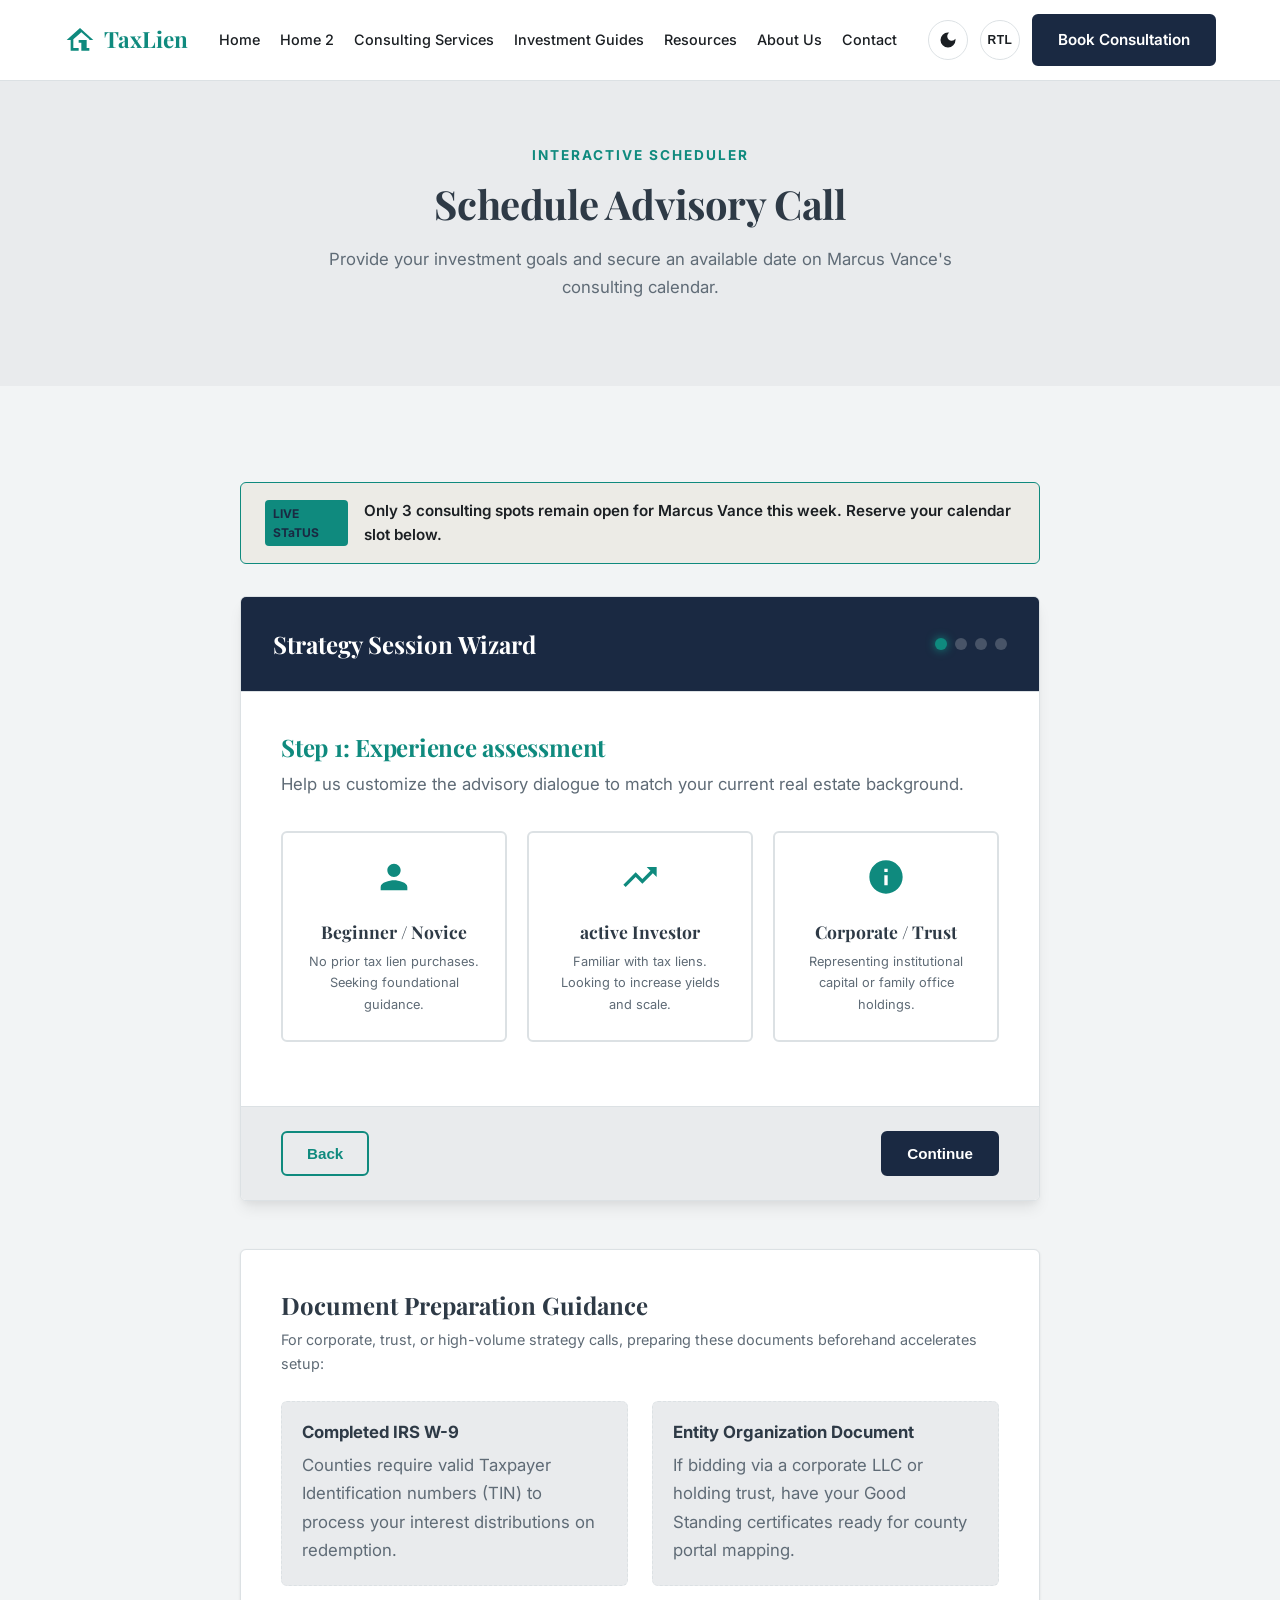
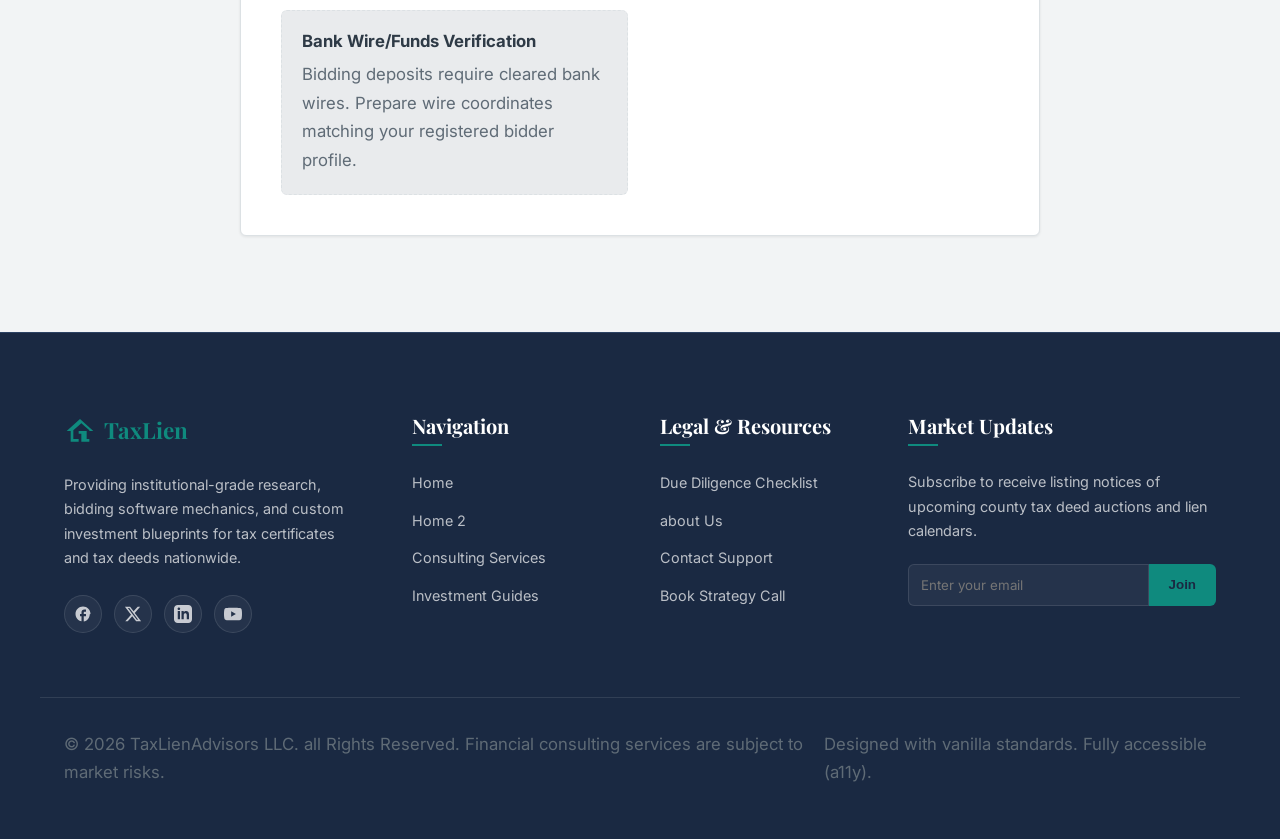
<file: booking.html>
<!DOCTYPE html>
<html lang="en" dir="ltr">
<head>
    <meta charset="UTF-8">
    <meta name="viewport" content="width=device-width, initial-scale=1.0">
    <title>Book a Consultation | Strategy Scheduler | TaxLienAdvisors</title>
    <meta name="description" content="Use our interactive consultation scheduler. Complete our investor experience questionnaire and book your 1-on-1 strategy call.">
    <meta name="keywords" content="schedule tax consultation, real estate strategy call, investing assessment questionnaire">
    
    <!-- CSS -->
    <link rel="stylesheet" href="styles/main.css?v=1.1">
    
    <!-- Favicon -->
<link rel="icon" type="image/svg+xml" href="favicon.svg">
    
    <style>
        /* Specific enhancements */
        .availability-alert {
            background-color: rgba(184, 153, 102, 0.1);
            border: 1px solid var(--accent);
            border-radius: var(--border-radius);
            padding: 1rem 1.5rem;
            display: flex;
            align-items: center;
            gap: 1rem;
            max-width: 800px;
            margin: 0 auto 2rem auto;
            color: var(--text);
            font-weight: 600;
            font-size: 0.95rem;
        }
        .availability-alert span {
            background-color: var(--accent);
            color: #1A2942;
            padding: 0.25rem 0.5rem;
            border-radius: 4px;
            font-size: 0.75rem;
            font-weight: 700;
        }
        
        .doc-checklist {
            background-color: var(--bg-surface);
            border: 1px solid var(--border);
            border-radius: var(--border-radius);
            padding: 2.5rem;
            box-shadow: var(--shadow-sm);
            max-width: 800px;
            margin: 3rem auto 0 auto;
        }
        .doc-grid {
            display: grid;
            grid-template-columns: repeat(auto-fit, minmax(240px, 1fr));
            gap: 1.5rem;
            margin-top: 1.5rem;
        }
        .doc-card {
            background-color: var(--bg-secondary);
            border: 1px dashed var(--border);
            border-radius: var(--border-radius);
            padding: 1.25rem;
            font-size: 0.85rem;
        }
        .doc-card h4 {
            color: var(--primary);
            font-family: var(--font-sans);
            font-weight: 700;
            font-size: 1.05rem;
            white-space: nowrap;
            overflow: hidden;
            text-overflow: ellipsis;
            margin-bottom: 0.5rem;
        }
    </style>
</head>
<body>

    <!-- Header Navigation -->
    <header>
        <div class="container nav-container">
            <a href="index.html" class="logo">
                <svg viewBox="0 0 24 24"><path d="M12 3L2 12h3v8h6v-6h2v6h6v-8h3L12 3zm0 2.2c2.4 2.1 4.7 4.2 7 6.3v6.5h-2v-6h-6v6H7v-6.5c2.3-2.1 4.6-4.2 7-6.3z"/></svg>
                <span>TaxLien</span>
            </a>
            
            <nav class="nav-menu">
                <a href="index.html" class="nav-link">Home</a>
                <a href="home2.html" class="nav-link">Home 2</a>
                <a href="services.html" class="nav-link">Consulting Services</a>
                <a href="guides.html" class="nav-link">Investment Guides</a>
                <a href="resources.html" class="nav-link">Resources</a>
                <a href="about.html" class="nav-link">About Us</a>
                <a href="contact.html" class="nav-link">Contact</a>
            </nav>

            <div class="nav-controls">
                <button class="btn-icon theme-toggle" aria-label="Toggle Theme">
                    <svg class="theme-icon-light" viewBox="0 0 24 24" width="20" height="20" fill="currentColor">
                        <path d="M12 7c-2.76 0-5 2.24-5 5s2.24 5 5 5 5-2.24 5-5-2.24-5-5-5zM2 13h2c.55 0 1-.45 1-1s-.45-1-1-1H2c-.55 0-1 .45-1 1s.45 1 1 1zm18 0h2c.55 0 1-.45 1-1s-.45-1-1-1h-2c-.55 0-1 .45-1 1s.45 1 1 1zM11 2v2c0 .55.45 1 1 1s1-.45 1-1V2c0-.55-.45-1-1-1s-1 .45-1 1zm0 18v2c0 .55.45 1 1 1s1-.45 1-1v-2c0-.55-.45-1-1-1s-1 .45-1 1zM5.99 4.58a.996.996 0 0 0-1.41 0 .996.996 0 0 0 0 1.41l1.06 1.06c.39.39 1.03.39 1.41 0s.39-1.03 0-1.41L5.99 4.58zm12.37 12.37a.996.996 0 0 0-1.41 0 .996.996 0 0 0 0 1.41l1.06 1.06c.39.39 1.03.39 1.41 0s.39-1.03 0-1.41l-1.06-1.06zm-1.06-10.96c.39-.39.39-1.03 0-1.41a.996.996 0 0 0-1.41 0l-1.06 1.06c-.39.39-.39 1.03 0 1.41s1.03.39 1.41 0l1.06-1.06zM7.05 18.01c.39-.39.39-1.03 0-1.41a.996.996 0 0 0-1.41 0l-1.06 1.06c-.39.39-.39 1.03 0 1.41s1.03.39 1.41 0l1.06-1.06z"/>
                    </svg>
                    <svg class="theme-icon-dark" viewBox="0 0 24 24" width="20" height="20" fill="currentColor">
                        <path d="M12 3a9 9 0 1 0 9 9c0-.46-.04-.92-.1-1.36a5.38 5.38 0 0 1-4.4 2.26 5.4 5.4 0 0 1-5.4-5.4c0-1.8 1-3.39 2.45-4.2A9 9 0 0 0 12 3z"/>
                    </svg>
                </button>
                <button class="btn-icon rtl-toggle" aria-label="Toggle Direction">
                    <span style="font-weight: 700; font-size: 0.75rem; letter-spacing: 0.5px;">RTL</span>
                </button>
                <a href="booking.html" class="btn btn-primary active">Book Consultation</a>
                <button class="hamburger" aria-label="Menu">
                    <span></span>
                    <span></span>
                    <span></span>
                </button>
            </div>
        </div>
    </header>

    <!-- Mobile Navigation Drawer -->
    <div class="mobile-nav">
        <ul class="mobile-menu">
            <li><a href="index.html" class="mobile-link">Home</a></li>
            <li><a href="home2.html" class="mobile-link">Home 2</a></li>
            <li><a href="services.html" class="mobile-link">Consulting Services</a></li>
            <li><a href="guides.html" class="mobile-link">Investment Guides</a></li>
            <li><a href="resources.html" class="mobile-link">Resources</a></li>
            <li><a href="about.html" class="mobile-link">About Us</a></li>
            <li><a href="contact.html" class="mobile-link">Contact</a></li>
        </ul>
        <a href="booking.html" class="btn btn-cta">Book a Consultation</a>
    </div>

    <!-- Main Content -->
    <main>
        
        <!-- Header Banner -->
        <section class="section-bg" style="padding-block: 4rem;">
            <div class="container text-center">
                <div class="section-header" style="margin-bottom: 0;">
                    <span class="section-tag">Interactive Scheduler</span>
                    <h1 class="section-title">Schedule Advisory Call</h1>
                    <p>Provide your investment goals and secure an available date on Marcus Vance's consulting calendar.</p>
                </div>
            </div>
        </section>

        <!-- Booking Wizard Container -->
        <section class="container">
            <!-- NEW SECTION 1: Bidding advisor Live Spot availability Indicator -->
            <div class="availability-alert">
                <span>LIVE STaTUS</span>
                Only 3 consulting spots remain open for Marcus Vance this week. Reserve your calendar slot below.
            </div>
            
            <div class="booking-wizard" id="booking-wizard">
                <div class="wizard-header">
                    <div class="wizard-title">
                        <h3>Strategy Session Wizard</h3>
                    </div>
                    <div class="wizard-steps-indicator">
                        <span class="step-indicator-dot active"></span>
                        <span class="step-indicator-dot"></span>
                        <span class="step-indicator-dot"></span>
                        <span class="step-indicator-dot"></span>
                    </div>
                </div>

                <div class="wizard-body">
                    
                    <!-- Step 1: Experience assessment -->
                    <div class="wizard-step active">
                        <h2 style="font-family: var(--font-serif); font-size: 1.5rem; margin-bottom: 0.5rem; color: var(--accent);">Step 1: Experience assessment</h2>
                        <p style="margin-bottom: 2rem;">Help us customize the advisory dialogue to match your current real estate background.</p>
                        
                        <div class="selection-grid">
                            <div class="selection-card">
                                <svg viewBox="0 0 24 24"><path d="M12 12c2.21 0 4-1.79 4-4s-1.79-4-4-4-4 1.79-4 4 1.79 4 4 4zm0 2c-2.67 0-8 1.34-8 4v2h16v-2c0-2.66-5.33-4-8-4z"/></svg>
                                <h4>Beginner / Novice</h4>
                                <p style="font-size: 0.8rem; margin-bottom: 0;">No prior tax lien purchases. Seeking foundational guidance.</p>
                            </div>

                            <div class="selection-card">
                                <svg viewBox="0 0 24 24"><path d="M16 6l2.29 2.29-4.88 4.88-4-4L2 16.59 3.41 18l6-6 4 4 6.3-6.29L22 12V6z"/></svg>
                                <h4>active Investor</h4>
                                <p style="font-size: 0.8rem; margin-bottom: 0;">Familiar with tax liens. Looking to increase yields and scale.</p>
                            </div>

                            <div class="selection-card">
                                <svg viewBox="0 0 24 24"><path d="M12 2C6.48 2 2 6.48 2 12s4.48 10 10 10 10-4.48 10-10S17.52 2 12 2zm1 15h-2v-6h2v6zm0-8h-2V7h2v2z"/></svg>
                                <h4>Corporate / Trust</h4>
                                <p style="font-size: 0.8rem; margin-bottom: 0;">Representing institutional capital or family office holdings.</p>
                            </div>
                        </div>
                    </div>

                    <!-- Step 2: Questionnaire -->
                    <div class="wizard-step">
                        <h2 style="font-family: var(--font-serif); font-size: 1.5rem; margin-bottom: 0.5rem; color: var(--accent);">Step 2: Investment Parameters</h2>
                        <p style="margin-bottom: 2rem;">Outline your capital thresholds and target geography preferences.</p>
                        
                        <div class="form-group">
                            <label for="capital-range">Capital allocation Budget</label>
                            <select id="capital-range" class="form-control">
                                <option value="" disabled selected>Select Budget Range</option>
                                <option value="10k-50k">$10,000 - $50,000</option>
                                <option value="50k-250k">$50,000 - $250,000</option>
                                <option value="250k-1m">$250,000 - $1,000,000</option>
                                <option value="1m-plus">$1,000,000+</option>
                            </select>
                        </div>

                        <div class="form-group">
                            <label for="target-states">Preferred Bidding States / Locations</label>
                            <input type="text" id="target-states" class="form-control" placeholder="e.g. Florida, Arizona, Iowa">
                        </div>
                    </div>

                    <!-- Step 3: Calendar & Slots -->
                    <div class="wizard-step">
                        <h2 style="font-family: var(--font-serif); font-size: 1.5rem; margin-bottom: 0.5rem; color: var(--accent);">Step 3: Choose appointment Slot</h2>
                        <p style="margin-bottom: 2rem;">Select an available session slot on Marcus Vance's digital calendar.</p>
                        
                        <div class="scheduler-widget">
                            <!-- Simulated Month Calendar -->
                            <div>
                                <div class="calendar-header">
                                    <h4 style="font-family: var(--font-sans); font-weight: 700; color: var(--primary);">June 2026</h4>
                                </div>
                                <div class="calendar-grid">
                                    <span class="calendar-day-label">S</span>
                                    <span class="calendar-day-label">M</span>
                                    <span class="calendar-day-label">T</span>
                                    <span class="calendar-day-label">W</span>
                                    <span class="calendar-day-label">T</span>
                                    <span class="calendar-day-label">F</span>
                                    <span class="calendar-day-label">S</span>

                                    <!-- Mock Dates -->
                                    <span class="calendar-day day-empty"></span>
                                    <span class="calendar-day day-disabled">1</span>
                                    <span class="calendar-day day-disabled">2</span>
                                    <span class="calendar-day day-disabled">3</span>
                                    <span class="calendar-day day-disabled">4</span>
                                    <span class="calendar-day day-disabled">5</span>
                                    <span class="calendar-day day-disabled">6</span>
                                    
                                    <span class="calendar-day day-disabled">7</span>
                                    <span class="calendar-day day-disabled">8</span>
                                    <span class="calendar-day day-disabled">9</span>
                                    <span class="calendar-day day-disabled">10</span>
                                    <span class="calendar-day day-disabled">11</span>
                                    <span class="calendar-day day-disabled">12</span>
                                    <span class="calendar-day day-disabled">13</span>

                                    <span class="calendar-day day-disabled">14</span>
                                    <span class="calendar-day day-disabled">15</span>
                                    <span class="calendar-day day-disabled">16</span>
                                    <span class="calendar-day day-disabled">17</span>
                                    <span class="calendar-day day-disabled">18</span>
                                    <span class="calendar-day day-disabled">19</span>
                                    <span class="calendar-day day-disabled">20</span>

                                    <span class="calendar-day day-disabled">21</span>
                                    <span class="calendar-day">22</span>
                                    <span class="calendar-day">23</span>
                                    <span class="calendar-day">24</span>
                                    <span class="calendar-day">25</span>
                                    <span class="calendar-day">26</span>
                                    <span class="calendar-day day-disabled">27</span>

                                    <span class="calendar-day day-disabled">28</span>
                                    <span class="calendar-day">29</span>
                                    <span class="calendar-day">30</span>
                                </div>
                            </div>

                            <!-- Mock Time slots -->
                            <div>
                                <h4 style="font-family: var(--font-sans); font-weight: 700; color: var(--primary); margin-bottom: 1rem;">available Times</h4>
                                <div class="time-slots-container">
                                    <div class="time-slot">09:00 aM EST</div>
                                    <div class="time-slot">11:30 aM EST</div>
                                    <div class="time-slot">02:00 PM EST</div>
                                    <div class="time-slot">04:30 PM EST</div>
                                </div>
                            </div>
                        </div>
                    </div>

                    <!-- Step 4: Contact info & Submit -->
                    <div class="wizard-step">
                        <h2 style="font-family: var(--font-serif); font-size: 1.5rem; margin-bottom: 0.5rem; color: var(--accent);">Step 4: Contact Details</h2>
                        <p style="margin-bottom: 2rem;">Provide your coordinates to lock in this calendar booking reservation.</p>
                        
                        <div class="form-group">
                            <label for="client-name">Your Full Name</label>
                            <input type="text" id="client-name" class="form-control" placeholder="John Doe">
                        </div>

                        <div class="form-group">
                            <label for="client-email">Email address</label>
                            <input type="email" id="client-email" class="form-control" placeholder="john@example.com">
                        </div>

                        <div class="form-group">
                            <label for="client-phone">Phone Number</label>
                            <input type="tel" id="client-phone" class="form-control" placeholder="(555) 000-0000">
                        </div>
                    </div>

                    <!-- Step 5: Success state presentation -->
                    <div class="wizard-step">
                        <div class="wizard-success-state">
                            <div class="success-icon">
                                <svg viewBox="0 0 24 24"><path d="M9.86 18a1 1 0 0 1-.73-.32l-4.86-5.17a1.002 1.002 0 0 1 1.46-1.37l4.1 4.36 7.9-8.77a1 1 0 0 1 1.48 1.34l-8.62 9.57a1 1 0 0 1-.73.36z"/></svg>
                            </div>
                            <h2 style="font-family: var(--font-serif); font-size: 2rem; color: var(--accent); margin-bottom: 1rem;">advisory Session Confirmed!</h2>
                            <p style="max-width: 550px; margin-inline: auto; margin-bottom: 2rem;">Your strategy call appointment has been logged. an advisor will contact you at your chosen scheduled date/time slot. a calendar invitation has been sent to your email.</p>
                            <div style="display:flex; justify-content:center; gap:1rem;">
                                <a href="index.html" class="btn btn-primary">Return Home</a>
                                <a href="resources.html" class="btn btn-secondary">access checklists</a>
                            </div>
                        </div>
                    </div>

                </div>

                <div class="wizard-footer">
                    <button class="btn btn-secondary btn-prev">Back</button>
                    <button class="btn btn-primary btn-next">Continue</button>
                </div>
            </div>

            <!-- NEW SECTION 2: Document Submission Checklist -->
            <div class="doc-checklist animated">
                <h3 style="font-family: var(--font-serif); font-size: 1.5rem; margin-bottom: 0.5rem; color: var(--primary);">Document Preparation Guidance</h3>
                <p style="font-size: 0.9rem; color: var(--text-muted); margin-bottom: 1.5rem;">For corporate, trust, or high-volume strategy calls, preparing these documents beforehand accelerates setup:</p>
                
                <div class="doc-grid">
                    <div class="doc-card">
                        <h4>Completed IRS W-9</h4>
                        <p style="color:var(--text-muted); margin-bottom:0;">Counties require valid Taxpayer Identification numbers (TIN) to process your interest distributions on redemption.</p>
                    </div>

                    <div class="doc-card">
                        <h4>Entity Organization Document</h4>
                        <p style="color:var(--text-muted); margin-bottom:0;">If bidding via a corporate LLC or holding trust, have your Good Standing certificates ready for county portal mapping.</p>
                    </div>

                    <div class="doc-card">
                        <h4>Bank Wire/Funds Verification</h4>
                        <p style="color:var(--text-muted); margin-bottom:0;">Bidding deposits require cleared bank wires. Prepare wire coordinates matching your registered bidder profile.</p>
                    </div>
                </div>
            </div>
        </section>

    </main>

    <!-- Footer -->
    <footer>
        <div class="container footer-grid">
            <div class="footer-col">
                <a href="index.html" class="logo" style="color:#ffffff; margin-bottom: 1.5rem;">
                    <svg viewBox="0 0 24 24"><path d="M12 3L2 12h3v8h6v-6h2v6h6v-8h3L12 3zm0 2.2c2.4 2.1 4.7 4.2 7 6.3v6.5h-2v-6h-6v6H7v-6.5c2.3-2.1 4.6-4.2 7-6.3z"/></svg>
                    <span>TaxLien</span>
                </a>
                <p>Providing institutional-grade research, bidding software mechanics, and custom investment blueprints for tax certificates and tax deeds nationwide.</p>
            </div>
            <div class="footer-col">
                <h3>Navigation</h3>
                <ul class="footer-links">
                    <li><a href="index.html">Home</a></li>
                    <li><a href="home2.html">Home 2</a></li>
                    <li><a href="services.html">Consulting Services</a></li>
                    <li><a href="guides.html">Investment Guides</a></li>
                </ul>
            </div>
            <div class="footer-col">
                <h3>Legal & Resources</h3>
                <ul class="footer-links">
                    <li><a href="resources.html">Due Diligence Checklist</a></li>
                    <li><a href="about.html">about Us</a></li>
                    <li><a href="contact.html">Contact Support</a></li>
                    <li><a href="booking.html">Book Strategy Call</a></li>
                </ul>
            </div>
            <div class="footer-col">
                <h3>Market Updates</h3>
                <p>Subscribe to receive listing notices of upcoming county tax deed auctions and lien calendars.</p>
                <div class="footer-newsletter">
                    <input type="email" placeholder="Enter your email" aria-label="Newsletter email">
                    <button type="button" aria-label="Subscribe">Join</button>
                </div>
            </div>
        </div>
        <div class="container footer-bottom">
            <p>&copy; 2026 TaxLienAdvisors LLC. all Rights Reserved. Financial consulting services are subject to market risks.</p>
            <p>Designed with vanilla standards. Fully accessible (a11y).</p>
        </div>
    </footer>

    <!-- JS -->
    <script src="js/main.js" defer></script>
</body>
</html>
</file>
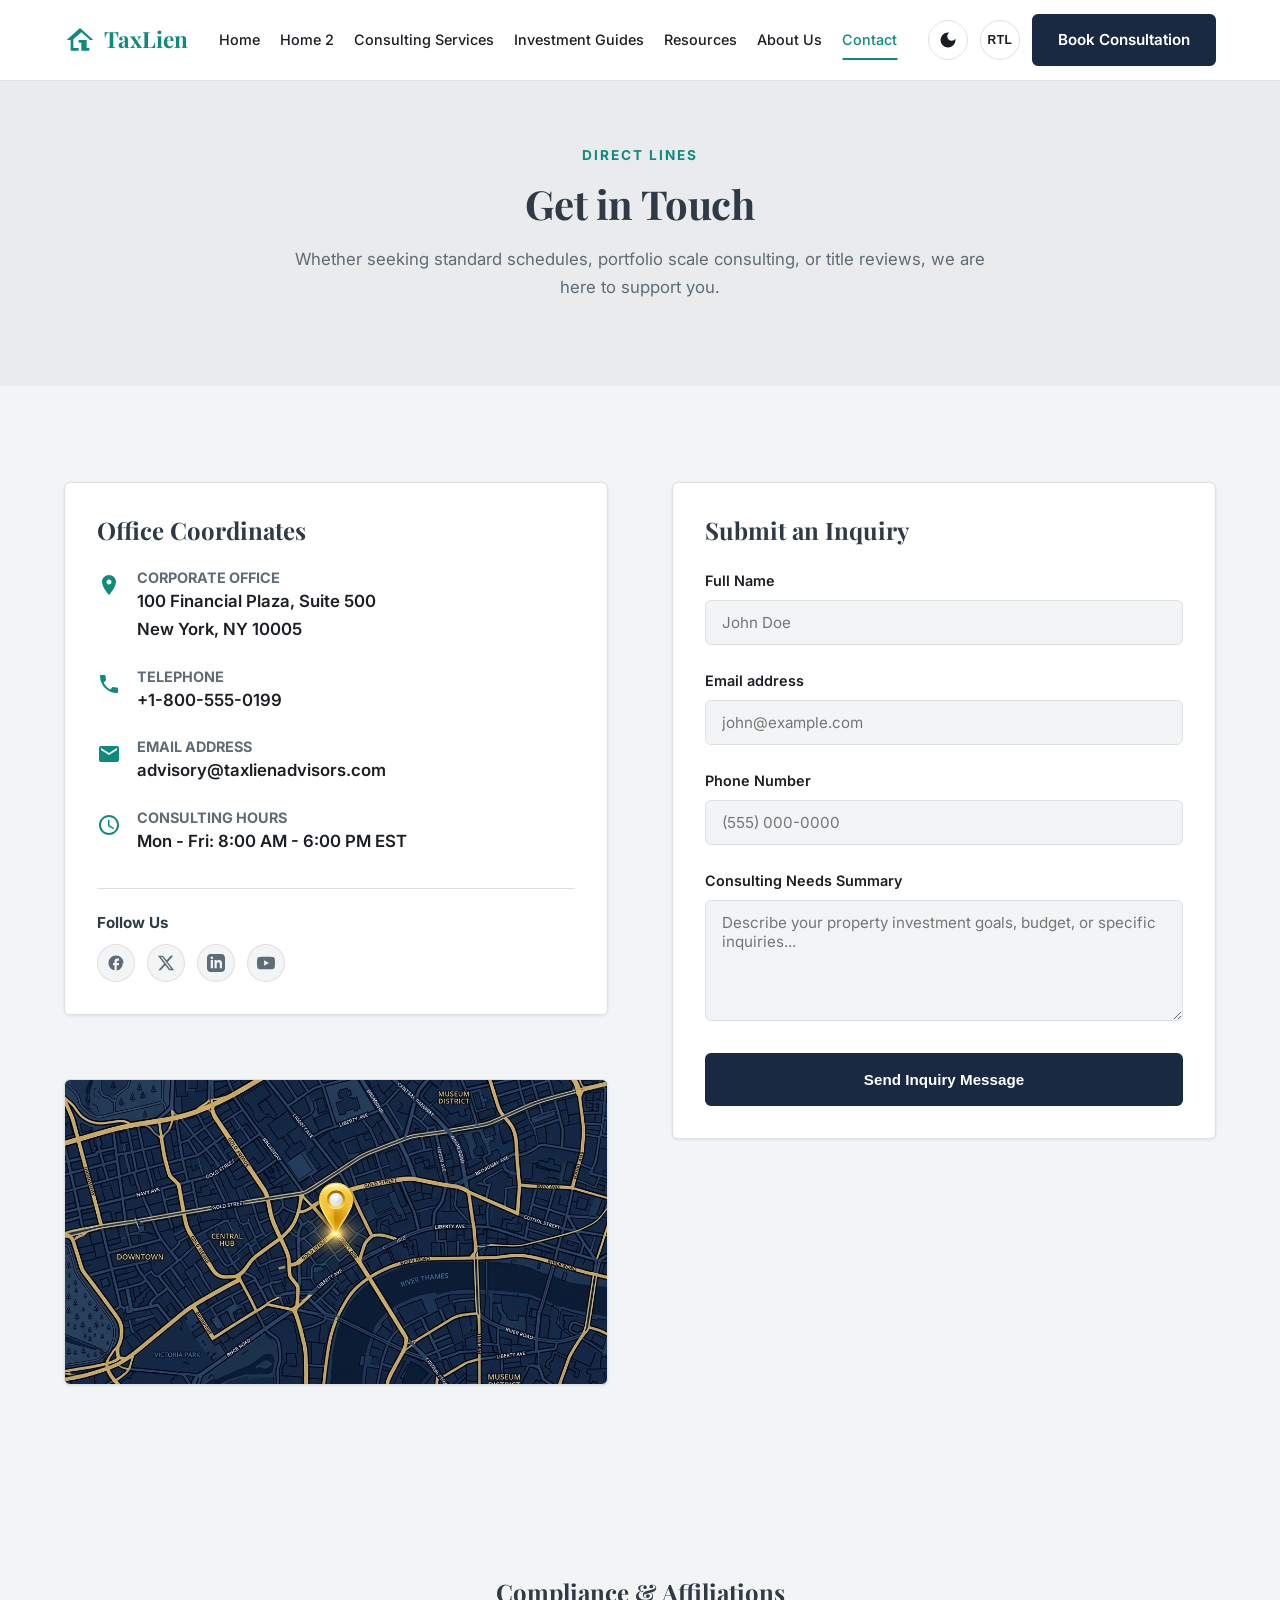
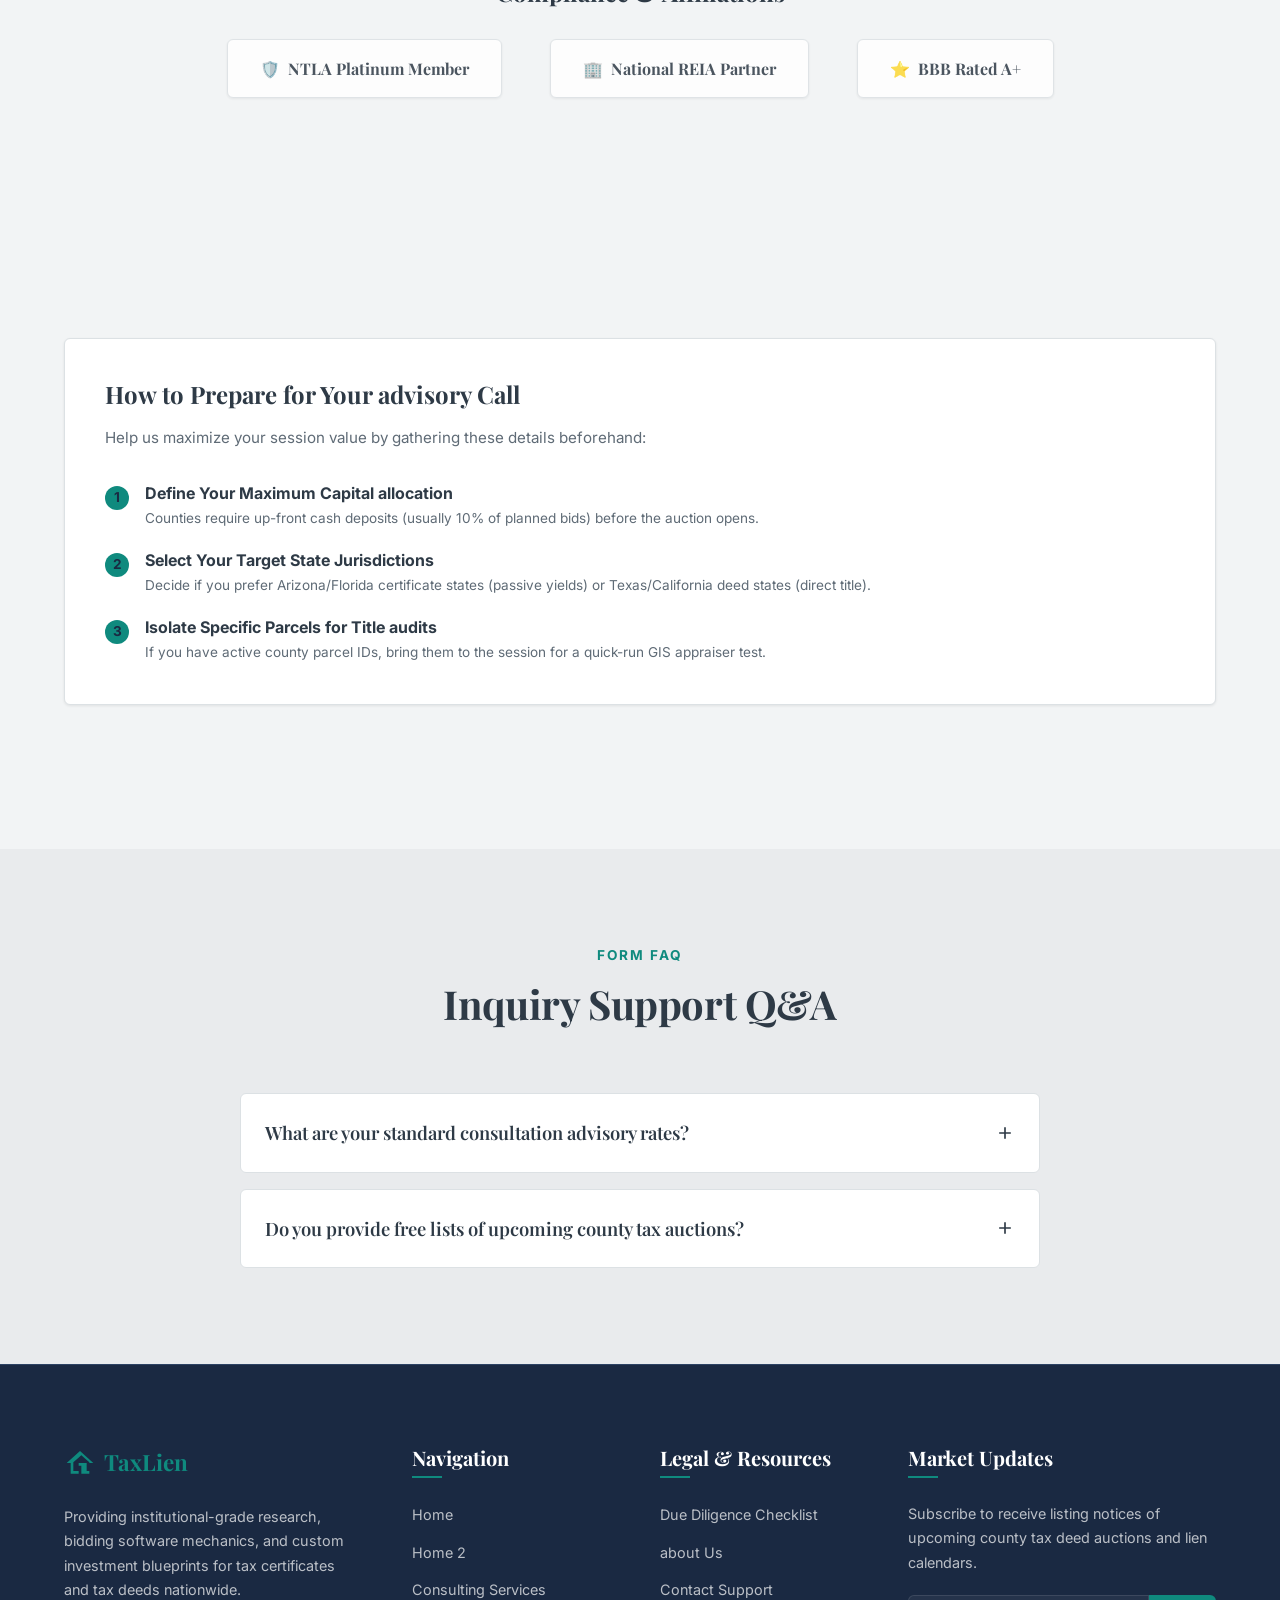
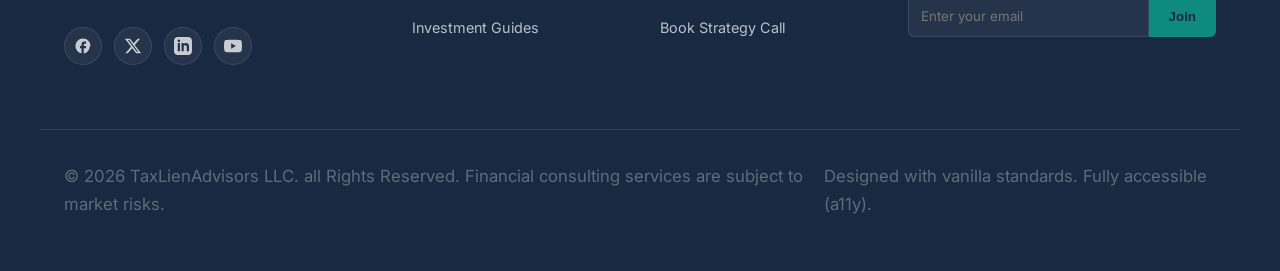
<file: contact.html>
<!DOCTYPE html>
<html lang="en" dir="ltr">
<head>
    <meta charset="UTF-8">
    <meta name="viewport" content="width=device-width, initial-scale=1.0">
    <title>Contact Us | Office & Inquiries | TaxLienAdvisors</title>
    <meta name="description" content="Reach out to TaxLienAdvisors. Submit our consulting inquiry form, find office hours, phone numbers, and common scheduling FaQs.">
    <meta name="keywords" content="tax lien contact, property auction phone number, real estate office, advisor email">
    
    <!-- CSS -->
    <link rel="stylesheet" href="styles/main.css?v=1.1">
    
    <!-- Favicon -->
<link rel="icon" type="image/svg+xml" href="favicon.svg">
    
    <style>
        /* Contact specific styling */
        .contact-info-block {
            display: flex;
            flex-direction: column;
            gap: 2rem;
        }
        .info-card {
            background-color: var(--bg-surface);
            border: 1px solid var(--border);
            border-radius: var(--border-radius);
            padding: 2rem;
            box-shadow: var(--shadow-sm);
        }
        .info-row {
            display: flex;
            align-items: flex-start;
            gap: 1rem;
            margin-bottom: 1.5rem;
        }
        .info-row:last-child {
            margin-bottom: 0;
        }
        .info-row svg {
            width: 24px;
            height: 24px;
            fill: var(--accent);
            flex-shrink: 0;
            margin-top: 4px;
        }
        .info-row h4 {
            font-family: var(--font-sans);
            font-size: 0.9rem;
            font-weight: 700;
            color: var(--text-muted);
            text-transform: uppercase;
        }
        .info-row p {
            margin-bottom: 0;
            color: var(--text);
            font-weight: 600;
        }
        .map-placeholder {
            background-color: var(--secondary);
            aspect-ratio: 16/9;
            border-radius: var(--border-radius);
            display: flex;
            align-items: center;
            justify-content: center;
            color: var(--accent);
            border: 1px solid var(--border);
            box-shadow: var(--shadow-sm);
            margin-top: 2rem;
        }
        .map-placeholder svg {
            width: 60px;
            height: 60px;
            opacity: 0.3;
        }
        
        /* New section styles */
        .affiliations-row {
            display: flex;
            justify-content: center;
            gap: 3rem;
            flex-wrap: wrap;
            margin-top: 2rem;
            margin-bottom: 3rem;
            opacity: 0.85;
        }
        .affiliation-badge {
            background-color: var(--bg-surface);
            border: 1px solid var(--border);
            padding: 1rem 2rem;
            border-radius: var(--border-radius);
            font-weight: 700;
            font-family: var(--font-serif);
            color: var(--primary);
            display: flex;
            align-items: center;
            gap: 0.5rem;
            box-shadow: var(--shadow-sm);
        }
        
        .prep-checklist {
            background-color: var(--bg-surface);
            border: 1px solid var(--border);
            border-radius: var(--border-radius);
            padding: 2.5rem;
            box-shadow: var(--shadow-sm);
            margin-bottom: 3rem;
        }
        .prep-item {
            display: flex;
            align-items: flex-start;
            gap: 1rem;
            margin-bottom: 1.25rem;
        }
        .prep-item:last-child {
            margin-bottom: 0;
        }
        .prep-num {
            background-color: var(--accent);
            color: #1A2942;
            width: 24px;
            height: 24px;
            border-radius: 50%;
            display: flex;
            align-items: center;
            justify-content: center;
            font-weight: 700;
            font-size: 0.85rem;
            flex-shrink: 0;
            margin-top: 3px;
        }
    </style>
</head>
<body>

    <!-- Header Navigation -->
    <header>
        <div class="container nav-container">
            <a href="index.html" class="logo">
                <svg viewBox="0 0 24 24"><path d="M12 3L2 12h3v8h6v-6h2v6h6v-8h3L12 3zm0 2.2c2.4 2.1 4.7 4.2 7 6.3v6.5h-2v-6h-6v6H7v-6.5c2.3-2.1 4.6-4.2 7-6.3z"/></svg>
                <span>TaxLien</span>
            </a>
            
            <nav class="nav-menu">
                <a href="index.html" class="nav-link">Home</a>
                <a href="home2.html" class="nav-link">Home 2</a>
                <a href="services.html" class="nav-link">Consulting Services</a>
                <a href="guides.html" class="nav-link">Investment Guides</a>
                <a href="resources.html" class="nav-link">Resources</a>
                <a href="about.html" class="nav-link">About Us</a>
                <a href="contact.html" class="nav-link active">Contact</a>
            </nav>

            <div class="nav-controls">
                <button class="btn-icon theme-toggle" aria-label="Toggle Theme">
                    <svg class="theme-icon-light" viewBox="0 0 24 24" width="20" height="20" fill="currentColor">
                        <path d="M12 7c-2.76 0-5 2.24-5 5s2.24 5 5 5 5-2.24 5-5-2.24-5-5-5zM2 13h2c.55 0 1-.45 1-1s-.45-1-1-1H2c-.55 0-1 .45-1 1s.45 1 1 1zm18 0h2c.55 0 1-.45 1-1s-.45-1-1-1h-2c-.55 0-1 .45-1 1s.45 1 1 1zM11 2v2c0 .55.45 1 1 1s1-.45 1-1V2c0-.55-.45-1-1-1s-1 .45-1 1zm0 18v2c0 .55.45 1 1 1s1-.45 1-1v-2c0-.55-.45-1-1-1s-1 .45-1 1zM5.99 4.58a.996.996 0 0 0-1.41 0 .996.996 0 0 0 0 1.41l1.06 1.06c.39.39 1.03.39 1.41 0s.39-1.03 0-1.41L5.99 4.58zm12.37 12.37a.996.996 0 0 0-1.41 0 .996.996 0 0 0 0 1.41l1.06 1.06c.39.39 1.03.39 1.41 0s.39-1.03 0-1.41l-1.06-1.06zm-1.06-10.96c.39-.39.39-1.03 0-1.41a.996.996 0 0 0-1.41 0l-1.06 1.06c-.39.39-.39 1.03 0 1.41s1.03.39 1.41 0l1.06-1.06zM7.05 18.01c.39-.39.39-1.03 0-1.41a.996.996 0 0 0-1.41 0l-1.06 1.06c-.39.39-.39 1.03 0 1.41s1.03.39 1.41 0l1.06-1.06z"/>
                    </svg>
                    <svg class="theme-icon-dark" viewBox="0 0 24 24" width="20" height="20" fill="currentColor">
                        <path d="M12 3a9 9 0 1 0 9 9c0-.46-.04-.92-.1-1.36a5.38 5.38 0 0 1-4.4 2.26 5.4 5.4 0 0 1-5.4-5.4c0-1.8 1-3.39 2.45-4.2A9 9 0 0 0 12 3z"/>
                    </svg>
                </button>
                <button class="btn-icon rtl-toggle" aria-label="Toggle Direction">
                    <span style="font-weight: 700; font-size: 0.75rem; letter-spacing: 0.5px;">RTL</span>
                </button>
                <a href="booking.html" class="btn btn-primary">Book Consultation</a>
                <button class="hamburger" aria-label="Menu">
                    <span></span>
                    <span></span>
                    <span></span>
                </button>
            </div>
        </div>
    </header>

    <!-- Mobile Navigation Drawer -->
    <div class="mobile-nav">
        <ul class="mobile-menu">
            <li><a href="index.html" class="mobile-link">Home</a></li>
            <li><a href="home2.html" class="mobile-link">Home 2</a></li>
            <li><a href="services.html" class="mobile-link">Consulting Services</a></li>
            <li><a href="guides.html" class="mobile-link">Investment Guides</a></li>
            <li><a href="resources.html" class="mobile-link">Resources</a></li>
            <li><a href="about.html" class="mobile-link">About Us</a></li>
            <li><a href="contact.html" class="mobile-link active">Contact</a></li>
        </ul>
        <a href="booking.html" class="btn btn-cta">Book a Consultation</a>
    </div>

    <!-- Main Content -->
    <main>
        
        <!-- Banner Header -->
        <section class="section-bg" style="padding-block: 4rem;">
            <div class="container text-center">
                <div class="section-header" style="margin-bottom: 0;">
                    <span class="section-tag">Direct Lines</span>
                    <h1 class="section-title">Get in Touch</h1>
                    <p>Whether seeking standard schedules, portfolio scale consulting, or title reviews, we are here to support you.</p>
                </div>
            </div>
        </section>

        <!-- Contact Columns -->
        <section class="container two-col-layout animated" style="align-items: flex-start;">
            
            <!-- Left Info Column -->
            <div class="contact-info-block">
                <div class="info-card">
                    <h3 style="font-family: var(--font-serif); font-size: 1.5rem; margin-bottom: 1.5rem; color: var(--primary);">Office Coordinates</h3>
                    
                    <div class="info-row">
                        <svg viewBox="0 0 24 24"><path d="M12 2C8.13 2 5 5.13 5 9c0 5.25 7 13 7 13s7-7.75 7-13c0-3.87-3.13-7-7-7zm0 9.5c-1.38 0-2.5-1.12-2.5-2.5s1.12-2.5 2.5-2.5 2.5 1.12 2.5 2.5-1.12 2.5-2.5 2.5z"/></svg>
                        <div>
                            <h4>Corporate Office</h4>
                            <p>100 Financial Plaza, Suite 500<br>New York, NY 10005</p>
                        </div>
                    </div>

                    <div class="info-row">
                        <svg viewBox="0 0 24 24"><path d="M6.62 10.79a15.149 15.149 0 0 0 6.59 6.59l2.2-2.2c.28-.28.67-.36 1.02-.24 1.12.37 2.33.57 3.57.57.55 0 1 .45 1 1V20c0 .55-.45 1-1 1-9.39 0-17-7.61-17-17 0-.55.45-1 1-1h3.5c.55 0 1 .45 1 1 0 1.25.2 2.45.57 3.57.11.35.03.74-.25 1.02l-2.2 2.2z"/></svg>
                        <div>
                            <h4>Telephone</h4>
                            <p>+1-800-555-0199</p>
                        </div>
                    </div>

                    <div class="info-row">
                        <svg viewBox="0 0 24 24"><path d="M20 4H4c-1.1 0-1.99.9-1.99 2L2 18c0 1.1.9 2 2 2h16c1.1 0 2-.9 2-2V6c0-1.1-.9-2-2-2zm0 4l-8 5-8-5V6l8 5 8-5v2z"/></svg>
                        <div>
                            <h4>Email address</h4>
                            <p>advisory@taxlienadvisors.com</p>
                        </div>
                    </div>

                    <div class="info-row">
                        <svg viewBox="0 0 24 24"><path d="M11.99 2C6.47 2 2 6.48 2 12s4.47 10 9.99 10C17.52 22 22 17.52 22 12S17.52 2 11.99 2zM12 20c-4.42 0-8-3.58-8-8s3.58-8 8-8 8 3.58 8 8-3.58 8-8 8zm.5-13H11v6l5.25 3.15.75-1.23-4.5-2.67z"/></svg>
                        <div>
                            <h4>Consulting Hours</h4>
                            <p>Mon - Fri: 8:00 AM - 6:00 PM EST</p>
                        </div>
                    </div>

                    <div style="margin-top: 2rem; border-top: 1px solid var(--border); padding-top: 1.5rem;">
                        <h4 style="font-family: var(--font-sans); font-size: 0.95rem; font-weight: 700; color: var(--primary); margin-bottom: 0.75rem;">Follow Us</h4>
                        <div class="footer-socials" style="margin-top: 0;">
                            <a href="#" aria-label="Facebook" class="social-icon">
                                <svg viewBox="0 0 24 24"><path d="M22 12c0-5.52-4.48-10-10-10S2 6.48 2 12c0 4.84 3.44 8.87 8 9.8V15H8v-3h2V9.5C10 7.57 11.57 6 13.5 6H16v3h-2c-.55 0-1 .45-1 1v2h3v3h-3v6.95c4.56-.93 8-4.96 8-9.75z"/></svg>
                            </a>
                            <a href="#" aria-label="Twitter" class="social-icon">
                                <svg viewBox="0 0 24 24"><path d="M18.244 2.25h3.308l-7.227 8.26 8.502 11.24H16.17l-5.214-6.817L4.99 21.75H1.68l7.73-8.835L1.254 2.25H8.08l4.713 6.231zm-1.161 17.52h1.833L7.084 4.126H5.117z"/></svg>
                            </a>
                            <a href="#" aria-label="LinkedIn" class="social-icon">
                                <svg viewBox="0 0 24 24"><path d="M19 0h-14c-2.761 0-5 2.239-5 5v14c0 2.761 2.239 5 5 5h14c2.762 0 5-2.239 5-5v-14c0-2.761-2.238-5-5-5zm-11 19h-3v-11h3v11zm-1.5-12.268c-.966 0-1.75-.779-1.75-1.75s.784-1.75 1.75-1.75 1.75.779 1.75 1.75-.784 1.75-1.75 1.75zm13.5 12.268h-3v-5.604c0-3.368-4-3.113-4 0v5.604h-3v-11h3v1.765c1.396-2.586 7-2.777 7 2.476v6.759z"/></svg>
                            </a>
                            <a href="#" aria-label="YouTube" class="social-icon">
                                <svg viewBox="0 0 24 24"><path d="M23.498 6.163a3.003 3.003 0 0 0-2.11-2.11C19.517 3.545 12 3.545 12 3.545s-7.517 0-9.388.507a3.003 3.003 0 0 0-2.11 2.11C0 8.033 0 12 0 12s0 3.967.502 5.837a3.003 3.003 0 0 0 2.11 2.11c1.871.507 9.388.507 9.388.507s7.517 0 9.388-.507a3.003 3.003 0 0 0 2.11-2.11C24 15.967 24 12 24 12s0-3.967-.502-5.837zM9.545 15.568V8.432L15.818 12l-6.273 3.568z"/></svg>
                            </a>
                        </div>
                    </div>
                </div>

                <!-- Office map mockup -->
                <div class="map-placeholder" style="padding: 0; overflow: hidden; display: block; border: 1px solid var(--border);">
                    <img src="images/office_map.png" alt="Corporate Office Map" style="width:100%; height:100%; object-fit:cover; border-radius:var(--border-radius); display: block;">
                </div>
            </div>

            <!-- Right Form Column -->
            <div class="info-card" style="width: 100%;">
                <h3 style="font-family: var(--font-serif); font-size: 1.5rem; margin-bottom: 1.5rem; color: var(--primary);">Submit an Inquiry</h3>
                <form id="consultation-inquiry-form">
                    <div class="form-group">
                        <label for="contact-name">Full Name</label>
                        <input type="text" id="contact-name" class="form-control" placeholder="John Doe" required>
                    </div>
                    <div class="form-group">
                        <label for="contact-email">Email address</label>
                        <input type="email" id="contact-email" class="form-control" placeholder="john@example.com" required>
                    </div>
                    <div class="form-group">
                        <label for="contact-phone">Phone Number</label>
                        <input type="tel" id="contact-phone" class="form-control" placeholder="(555) 000-0000" required>
                    </div>
                    <div class="form-group">
                        <label for="contact-message">Consulting Needs Summary</label>
                        <textarea id="contact-message" rows="5" class="form-control" placeholder="Describe your property investment goals, budget, or specific inquiries..." required></textarea>
                    </div>
                    <button type="submit" class="btn btn-primary" style="width: 100%; padding-block: 1rem;">Send Inquiry Message</button>
                </form>
            </div>
        </section>

        <!-- NEW SECTION 1: Professional affiliations Listings -->
        <section class="container">
            <h3 style="font-family: var(--font-serif); font-size: 1.5rem; text-align: center; margin-bottom: 1.5rem; color: var(--primary);">Compliance & Affiliations</h3>
            <div class="affiliations-row">
                <div class="affiliation-badge">
                    <span>🛡️</span> NTLA Platinum Member
                </div>
                <div class="affiliation-badge">
                    <span>🏢</span> National REIA Partner
                </div>
                <div class="affiliation-badge">
                    <span>⭐</span> BBB Rated A+
                </div>
            </div>
        </section>

        <!-- NEW SECTION 2: Pre-Call Preparation Checklist -->
        <section class="container">
            <div class="prep-checklist">
                <h3 style="font-family: var(--font-serif); font-size: 1.5rem; margin-bottom: 1rem; color: var(--primary);">How to Prepare for Your advisory Call</h3>
                <p style="font-size: 0.95rem; color:var(--text-muted); margin-bottom: 2rem;">Help us maximize your session value by gathering these details beforehand:</p>
                
                <div class="prep-item">
                    <div class="prep-num">1</div>
                    <div>
                        <h4 style="font-family:var(--font-sans); font-size:1rem; font-weight:700; margin-bottom:0.25rem;">Define Your Maximum Capital allocation</h4>
                        <p style="font-size:0.85rem; color:var(--text-muted); margin-bottom:0;">Counties require up-front cash deposits (usually 10% of planned bids) before the auction opens.</p>
                    </div>
                </div>

                <div class="prep-item">
                    <div class="prep-num">2</div>
                    <div>
                        <h4 style="font-family:var(--font-sans); font-size:1rem; font-weight:700; margin-bottom:0.25rem;">Select Your Target State Jurisdictions</h4>
                        <p style="font-size:0.85rem; color:var(--text-muted); margin-bottom:0;">Decide if you prefer Arizona/Florida certificate states (passive yields) or Texas/California deed states (direct title).</p>
                    </div>
                </div>

                <div class="prep-item">
                    <div class="prep-num">3</div>
                    <div>
                        <h4 style="font-family:var(--font-sans); font-size:1rem; font-weight:700; margin-bottom:0.25rem;">Isolate Specific Parcels for Title audits</h4>
                        <p style="font-size:0.85rem; color:var(--text-muted); margin-bottom:0;">If you have active county parcel IDs, bring them to the session for a quick-run GIS appraiser test.</p>
                    </div>
                </div>
            </div>
        </section>

        <!-- Contact Mini FaQ -->
        <section class="section-bg">
            <div class="container">
                <div class="section-header animated">
                    <span class="section-tag">Form FAQ</span>
                    <h2 class="section-title">Inquiry Support Q&A</h2>
                </div>
                <div class="faq-list">
                    
                    <div class="faq-item animated">
                        <div class="faq-question">
                            What are your standard consultation advisory rates?
                            <svg class="faq-icon" viewBox="0 0 24 24"><path d="M19 13h-6v6h-2v-6H5v-2h6V5h2v6h6v2z"/></svg>
                        </div>
                        <div class="faq-answer">
                            <p>We structure custom quotes depending on whether you require beginner 1-on-1 orientation coaching, target asset due diligence title checks, or annual portfolio retainer mentorship. Contact us with your scale budgets for pricing grids.</p>
                        </div>
                    </div>

                    <div class="faq-item animated">
                        <div class="faq-question">
                            Do you provide free lists of upcoming county tax auctions?
                            <svg class="faq-icon" viewBox="0 0 24 24"><path d="M19 13h-6v6h-2v-6H5v-2h6V5h2v6h6v2z"/></svg>
                        </div>
                        <div class="faq-answer">
                            <p>We supply general auction schedule calendars and regulatory guides in our Resources. Filtered, audited catalogs showing property assessments and risk parameters are exclusive to consulting and retainer clients.</p>
                        </div>
                    </div>

                </div>
            </div>
        </section>

    </main>

    <!-- Footer -->
    <footer>
        <div class="container footer-grid">
            <div class="footer-col">
                <a href="index.html" class="logo" style="color:#ffffff; margin-bottom: 1.5rem;">
                    <svg viewBox="0 0 24 24"><path d="M12 3L2 12h3v8h6v-6h2v6h6v-8h3L12 3zm0 2.2c2.4 2.1 4.7 4.2 7 6.3v6.5h-2v-6h-6v6H7v-6.5c2.3-2.1 4.6-4.2 7-6.3z"/></svg>
                    <span>TaxLien</span>
                </a>
                <p>Providing institutional-grade research, bidding software mechanics, and custom investment blueprints for tax certificates and tax deeds nationwide.</p>
            </div>
            <div class="footer-col">
                <h3>Navigation</h3>
                <ul class="footer-links">
                    <li><a href="index.html">Home</a></li>
                    <li><a href="home2.html">Home 2</a></li>
                    <li><a href="services.html">Consulting Services</a></li>
                    <li><a href="guides.html">Investment Guides</a></li>
                </ul>
            </div>
            <div class="footer-col">
                <h3>Legal & Resources</h3>
                <ul class="footer-links">
                    <li><a href="resources.html">Due Diligence Checklist</a></li>
                    <li><a href="about.html">about Us</a></li>
                    <li><a href="contact.html">Contact Support</a></li>
                    <li><a href="booking.html">Book Strategy Call</a></li>
                </ul>
            </div>
            <div class="footer-col">
                <h3>Market Updates</h3>
                <p>Subscribe to receive listing notices of upcoming county tax deed auctions and lien calendars.</p>
                <div class="footer-newsletter">
                    <input type="email" placeholder="Enter your email" aria-label="Newsletter email">
                    <button type="button" aria-label="Subscribe">Join</button>
                </div>
            </div>
        </div>
        <div class="container footer-bottom">
            <p>&copy; 2026 TaxLienAdvisors LLC. all Rights Reserved. Financial consulting services are subject to market risks.</p>
            <p>Designed with vanilla standards. Fully accessible (a11y).</p>
        </div>
    </footer>

    <!-- JS -->
    <script src="js/main.js" defer></script>
</body>
</html>
</file>
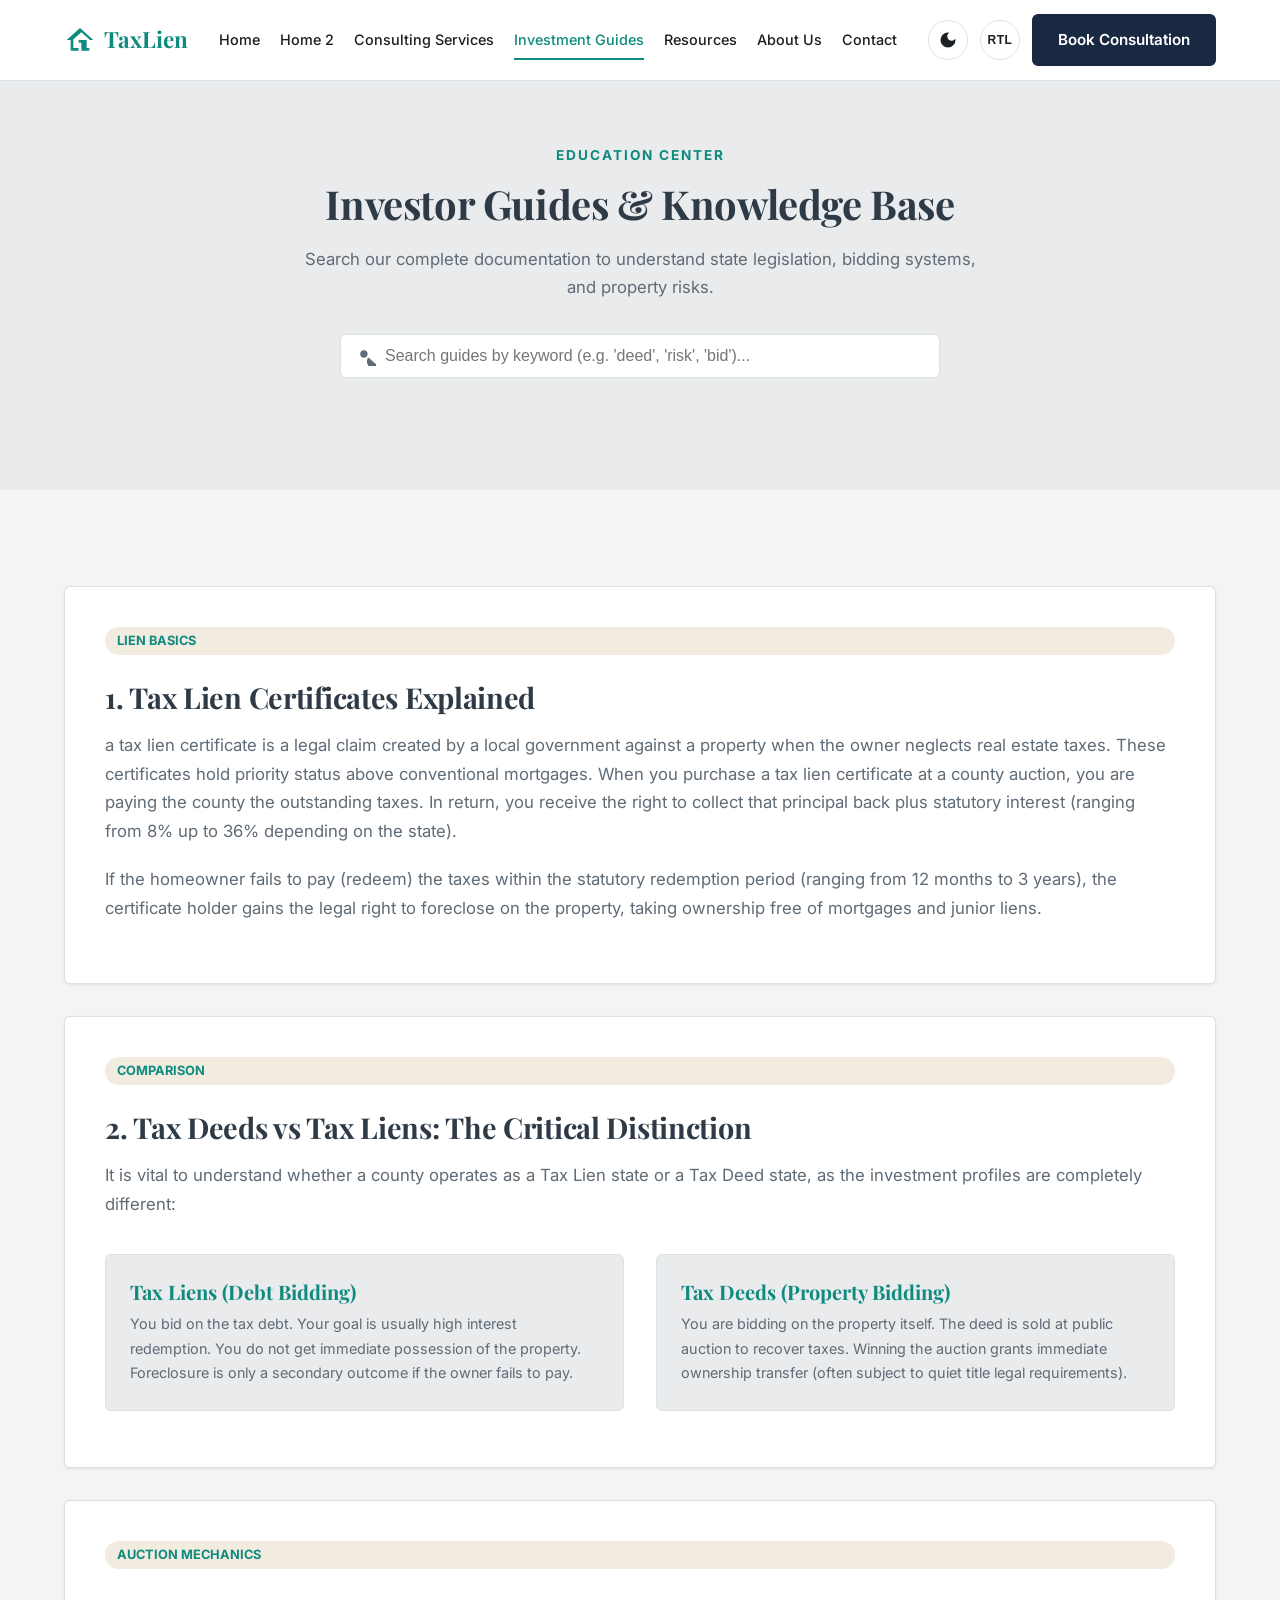
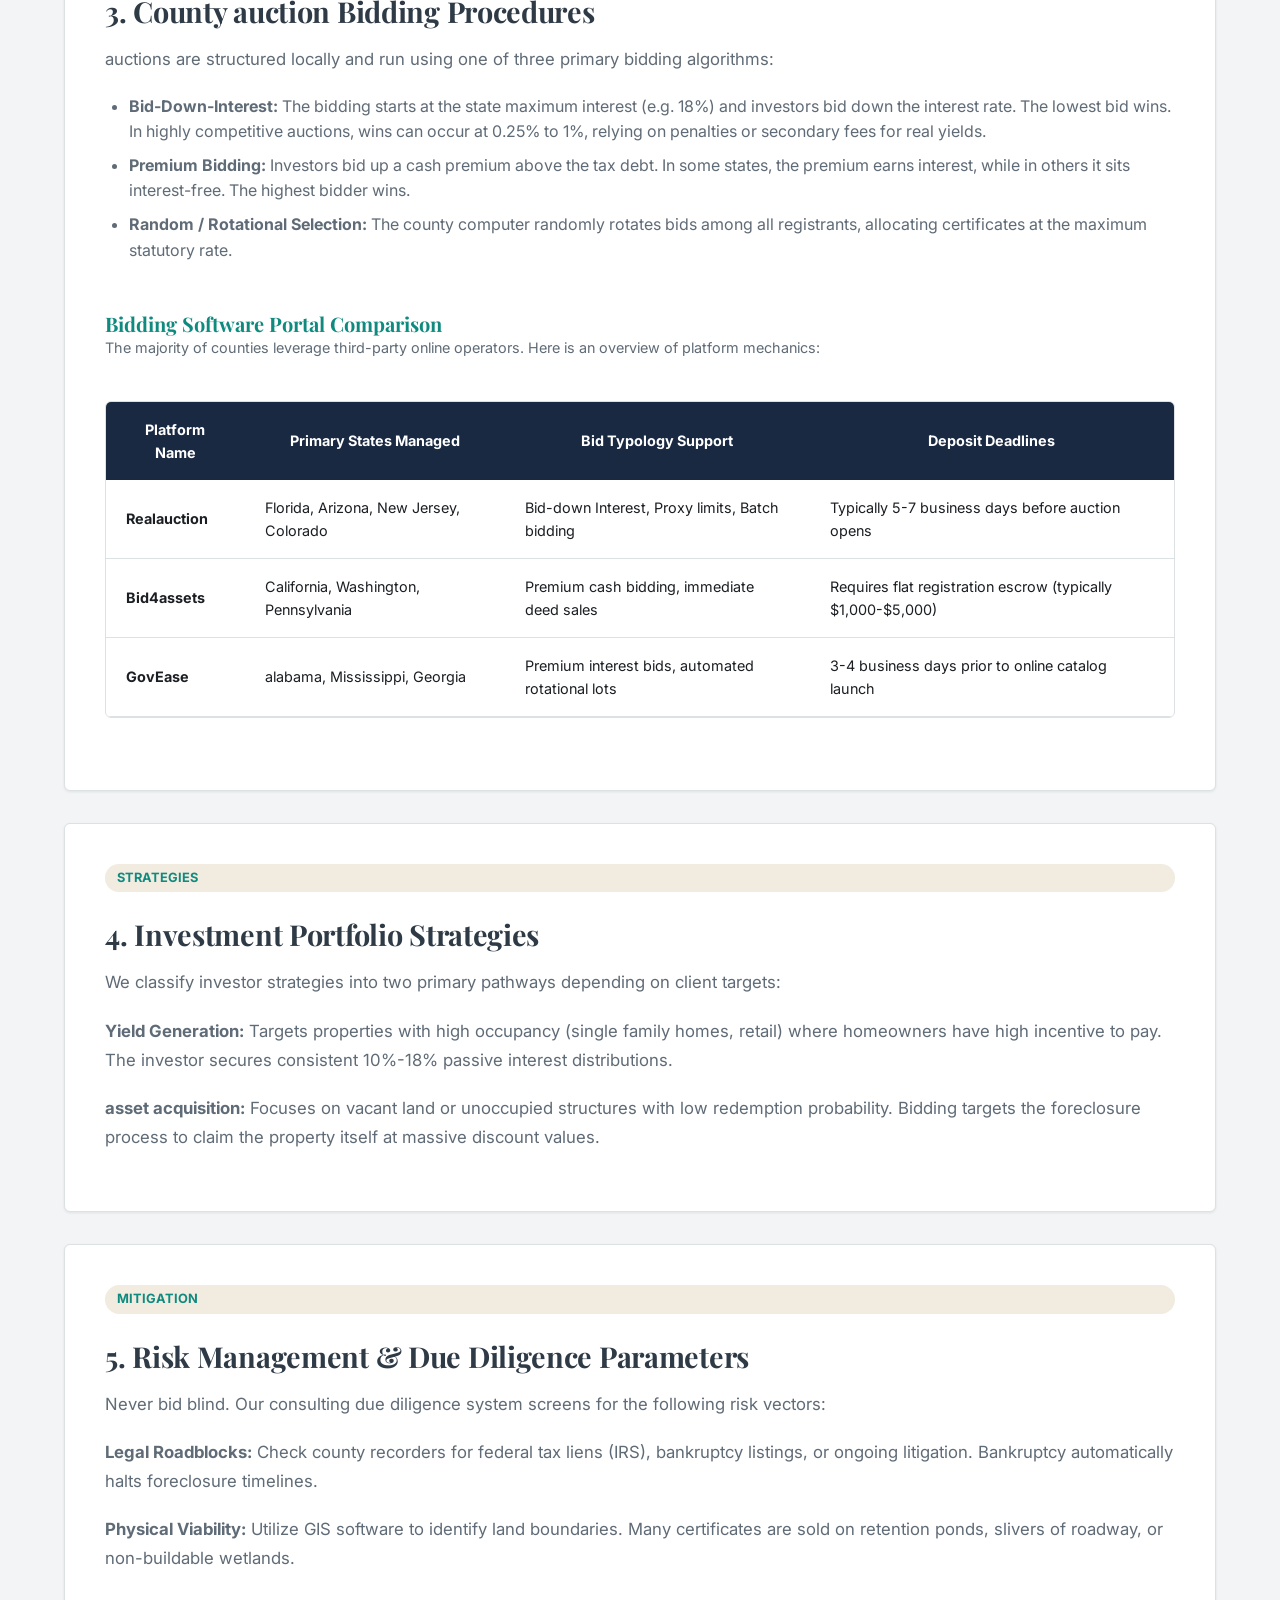
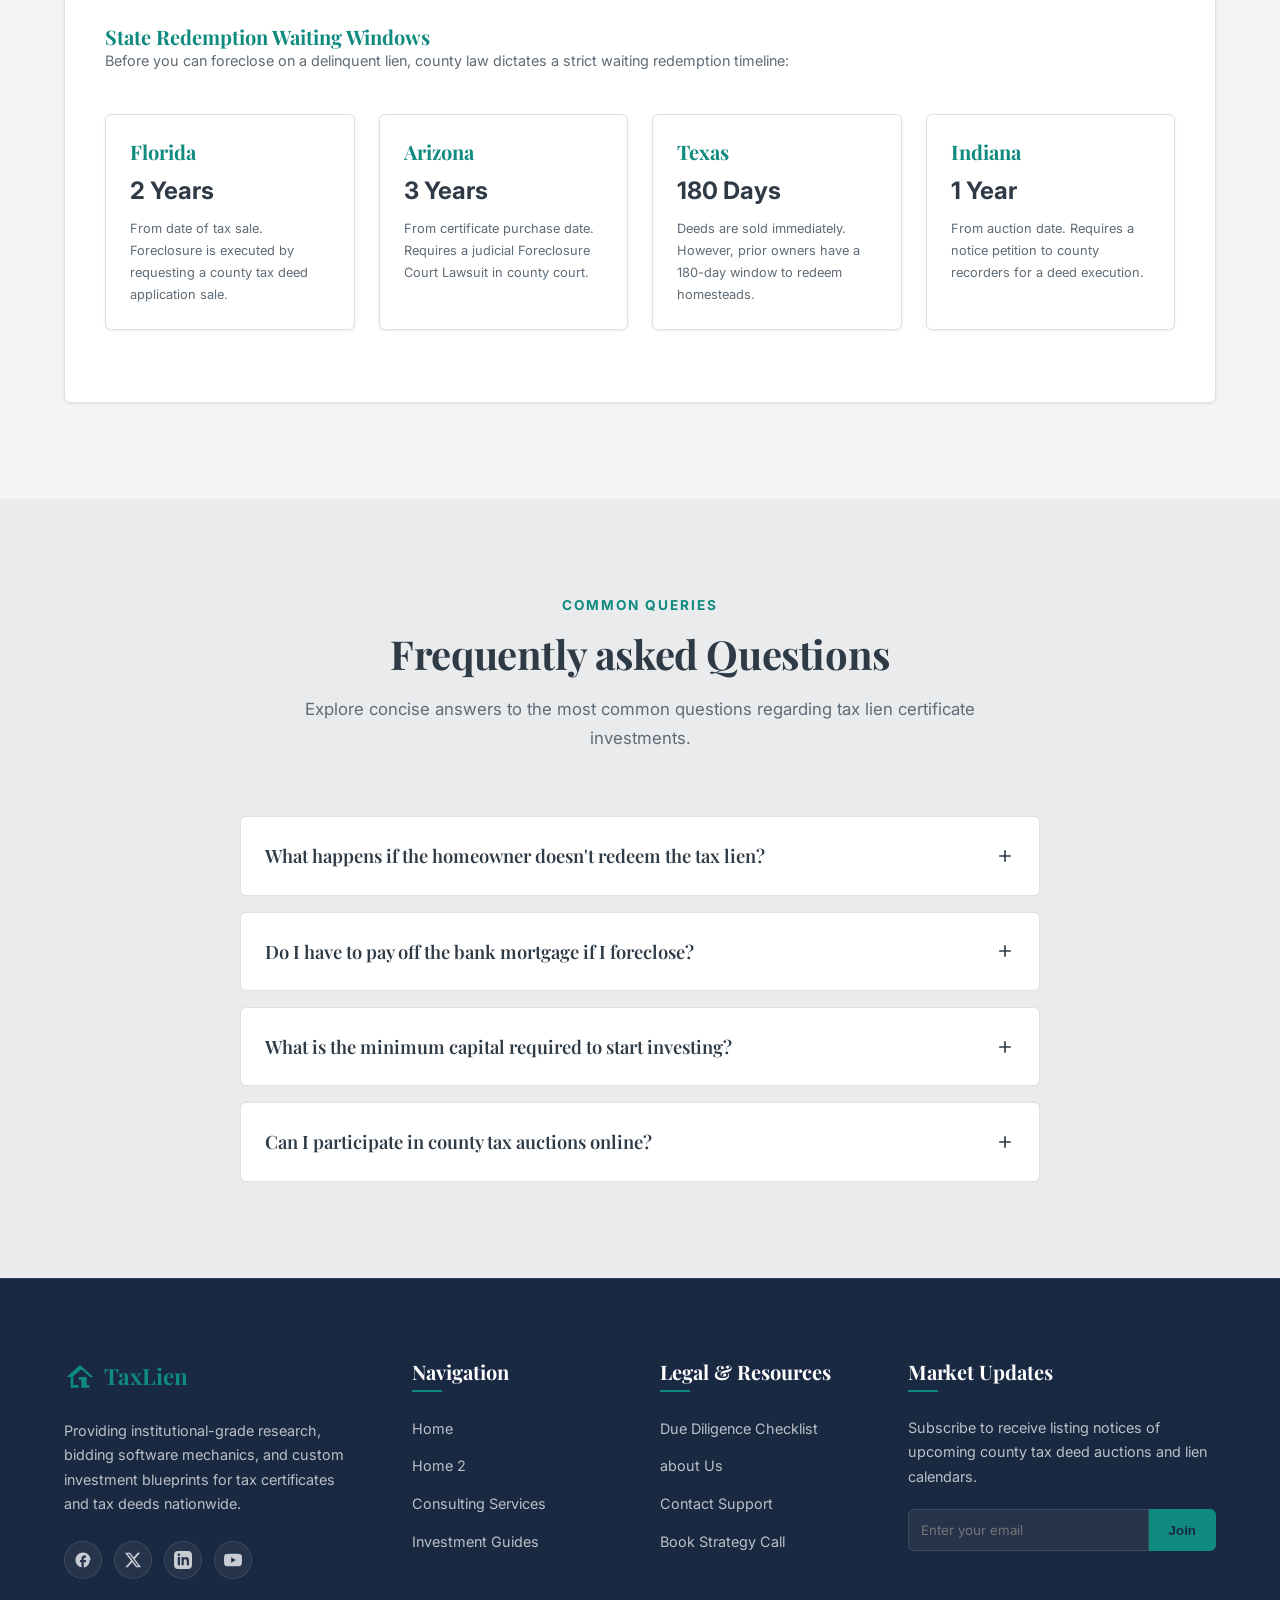
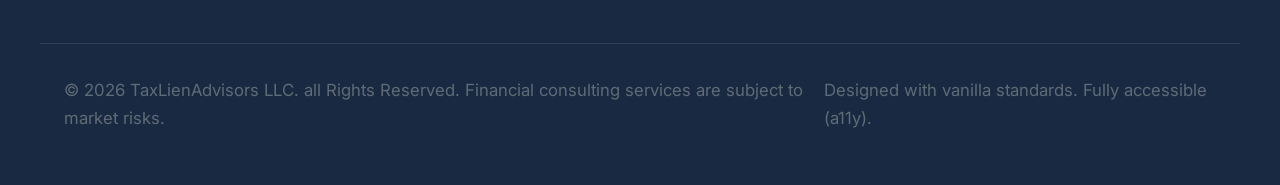
<file: guides.html>
<!DOCTYPE html>
<html lang="en" dir="ltr">
<head>
    <meta charset="UTF-8">
    <meta name="viewport" content="width=device-width, initial-scale=1.0">
    <title>Investment Guides & FaQ | TaxLienAdvisors</title>
    <meta name="description" content="In-depth educational resources on tax lien certificates, tax deeds, auction bid-down interest procedures, risk parameters, and investor FaQs.">
    <meta name="keywords" content="tax deeds vs tax liens, auction bid down, tax certificate FaQ, quiet title action">
    
    <!-- CSS -->
    <link rel="stylesheet" href="styles/main.css?v=1.1">
    
    <!-- Favicon -->
<link rel="icon" type="image/svg+xml" href="favicon.svg">
    
    <style>
        /* Specific enhancements */
        .platform-table-container {
            width: 100%;
            overflow-x: auto;
            border-radius: var(--border-radius);
            border: 1px solid var(--border);
            background-color: var(--bg-surface);
            margin-top: 1.5rem;
            margin-bottom: 2rem;
        }
        .platform-table {
            width: 100%;
            border-collapse: collapse;
            text-align: start;
        }
        .platform-table th {
            background-color: #1A2942;
            color: #ffffff;
            padding: 1rem 1.25rem;
            font-size: 0.9rem;
        }
        [data-theme="dark"] .platform-table th {
            background-color: #101f42;
        }
        .platform-table td {
            padding: 1rem 1.25rem;
            border-bottom: 1px solid var(--border);
            font-size: 0.9rem;
        }
        
        .timeline-grid {
            display: grid;
            grid-template-columns: repeat(auto-fit, minmax(220px, 1fr));
            gap: 1.5rem;
            margin-top: 1.5rem;
            margin-bottom: 2rem;
        }
        .timeline-card {
            background-color: var(--bg-surface);
            border: 1px solid var(--border);
            border-radius: var(--border-radius);
            padding: 1.5rem;
            box-shadow: var(--shadow-sm);
        }
        .timeline-card h4 {
            color: var(--accent);
            font-family: var(--font-serif);
            margin-bottom: 0.5rem;
        }
        .timeline-value {
            font-size: 1.5rem;
            font-weight: 700;
            color: var(--primary);
            margin-bottom: 0.5rem;
        }
        [data-theme="dark"] .timeline-value {
            color: #ffffff;
        }
    </style>
</head>
<body>

    <!-- Header Navigation -->
    <header>
        <div class="container nav-container">
            <a href="index.html" class="logo">
                <svg viewBox="0 0 24 24"><path d="M12 3L2 12h3v8h6v-6h2v6h6v-8h3L12 3zm0 2.2c2.4 2.1 4.7 4.2 7 6.3v6.5h-2v-6h-6v6H7v-6.5c2.3-2.1 4.6-4.2 7-6.3z"/></svg>
                <span>TaxLien</span>
            </a>
            
            <nav class="nav-menu">
                <a href="index.html" class="nav-link">Home</a>
                <a href="home2.html" class="nav-link">Home 2</a>
                <a href="services.html" class="nav-link">Consulting Services</a>
                <a href="guides.html" class="nav-link active">Investment Guides</a>
                <a href="resources.html" class="nav-link">Resources</a>
                <a href="about.html" class="nav-link">About Us</a>
                <a href="contact.html" class="nav-link">Contact</a>
            </nav>

            <div class="nav-controls">
                <button class="btn-icon theme-toggle" aria-label="Toggle Theme">
                    <svg class="theme-icon-light" viewBox="0 0 24 24" width="20" height="20" fill="currentColor">
                        <path d="M12 7c-2.76 0-5 2.24-5 5s2.24 5 5 5 5-2.24 5-5-2.24-5-5-5zM2 13h2c.55 0 1-.45 1-1s-.45-1-1-1H2c-.55 0-1 .45-1 1s.45 1 1 1zm18 0h2c.55 0 1-.45 1-1s-.45-1-1-1h-2c-.55 0-1 .45-1 1s.45 1 1 1zM11 2v2c0 .55.45 1 1 1s1-.45 1-1V2c0-.55-.45-1-1-1s-1 .45-1 1zm0 18v2c0 .55.45 1 1 1s1-.45 1-1v-2c0-.55-.45-1-1-1s-1 .45-1 1zM5.99 4.58a.996.996 0 0 0-1.41 0 .996.996 0 0 0 0 1.41l1.06 1.06c.39.39 1.03.39 1.41 0s.39-1.03 0-1.41L5.99 4.58zm12.37 12.37a.996.996 0 0 0-1.41 0 .996.996 0 0 0 0 1.41l1.06 1.06c.39.39 1.03.39 1.41 0s.39-1.03 0-1.41l-1.06-1.06zm-1.06-10.96c.39-.39.39-1.03 0-1.41a.996.996 0 0 0-1.41 0l-1.06 1.06c-.39.39-.39 1.03 0 1.41s1.03.39 1.41 0l1.06-1.06zM7.05 18.01c.39-.39.39-1.03 0-1.41a.996.996 0 0 0-1.41 0l-1.06 1.06c-.39.39-.39 1.03 0 1.41s1.03.39 1.41 0l1.06-1.06z"/>
                    </svg>
                    <svg class="theme-icon-dark" viewBox="0 0 24 24" width="20" height="20" fill="currentColor">
                        <path d="M12 3a9 9 0 1 0 9 9c0-.46-.04-.92-.1-1.36a5.38 5.38 0 0 1-4.4 2.26 5.4 5.4 0 0 1-5.4-5.4c0-1.8 1-3.39 2.45-4.2A9 9 0 0 0 12 3z"/>
                    </svg>
                </button>
                <button class="btn-icon rtl-toggle" aria-label="Toggle Direction">
                    <span style="font-weight: 700; font-size: 0.75rem; letter-spacing: 0.5px;">RTL</span>
                </button>
                <a href="booking.html" class="btn btn-primary">Book Consultation</a>
                <button class="hamburger" aria-label="Menu">
                    <span></span>
                    <span></span>
                    <span></span>
                </button>
            </div>
        </div>
    </header>

    <!-- Mobile Navigation Drawer -->
    <div class="mobile-nav">
        <ul class="mobile-menu">
            <li><a href="index.html" class="mobile-link">Home</a></li>
            <li><a href="home2.html" class="mobile-link">Home 2</a></li>
            <li><a href="services.html" class="mobile-link">Consulting Services</a></li>
            <li><a href="guides.html" class="mobile-link active">Investment Guides</a></li>
            <li><a href="resources.html" class="mobile-link">Resources</a></li>
            <li><a href="about.html" class="mobile-link">About Us</a></li>
            <li><a href="contact.html" class="mobile-link">Contact</a></li>
        </ul>
        <a href="booking.html" class="btn btn-cta">Book a Consultation</a>
    </div>

    <!-- Main Content -->
    <main>
        
        <!-- Search Header -->
        <section class="section-bg" style="padding-block: 4rem;">
            <div class="container text-center">
                <div class="section-header" style="margin-bottom: 2rem;">
                    <span class="section-tag">Education Center</span>
                    <h1 class="section-title">Investor Guides & Knowledge Base</h1>
                    <p>Search our complete documentation to understand state legislation, bidding systems, and property risks.</p>
                </div>
                <div class="search-container">
                    <div class="search-input-wrapper">
                        <svg viewBox="0 0 24 24"><path d="M15.5 14h-.79l-.28-.27a6.471 6.471 0 0 0 16 9.5 6.5 6.5 0 1 0 9.5 16c1.61 0 3.09-.59 4.23-1.57l.27.28v.79l5 4.99L20.49 19l-4.99-5zm-6 0C7.01 14 5 11.99 5 9.5S7.01 5 9.5 5 14 7.01 14 9.5 11.99 14 9.5 14z"/></svg>
                        <input type="text" id="search-box" class="search-input" placeholder="Search guides by keyword (e.g. 'deed', 'risk', 'bid')...">
                    </div>
                </div>
            </div>
        </section>

        <!-- Guides List -->
        <section class="container">
            <div class="card-grid" style="grid-template-columns: 1fr;">
                
                <div class="card searchable-card animated" style="padding: 2.5rem;">
                    <span class="card-tag">Lien Basics</span>
                    <h2 class="card-title" style="font-size: 1.8rem; margin-top: 0.5rem; margin-bottom: 1rem;">1. Tax Lien Certificates Explained</h2>
                    <p>a tax lien certificate is a legal claim created by a local government against a property when the owner neglects real estate taxes. These certificates hold priority status above conventional mortgages. When you purchase a tax lien certificate at a county auction, you are paying the county the outstanding taxes. In return, you receive the right to collect that principal back plus statutory interest (ranging from 8% up to 36% depending on the state).</p>
                    <p>If the homeowner fails to pay (redeem) the taxes within the statutory redemption period (ranging from 12 months to 3 years), the certificate holder gains the legal right to foreclose on the property, taking ownership free of mortgages and junior liens.</p>
                </div>

                <div class="card searchable-card animated" style="padding: 2.5rem;">
                    <span class="card-tag">Comparison</span>
                    <h2 class="card-title" style="font-size: 1.8rem; margin-top: 0.5rem; margin-bottom: 1rem;">2. Tax Deeds vs Tax Liens: The Critical Distinction</h2>
                    <p>It is vital to understand whether a county operates as a Tax Lien state or a Tax Deed state, as the investment profiles are completely different:</p>
                    <div style="display:grid; grid-template-columns:repeat(auto-fit, minmax(250px, 1fr)); gap:2rem; margin-top:1rem; margin-bottom: 1rem;">
                        <div style="background-color: var(--bg-secondary); padding: 1.5rem; border-radius: var(--border-radius); border: 1px solid var(--border);">
                            <h4 style="color: var(--accent); margin-bottom: 0.5rem; font-family: var(--font-serif);">Tax Liens (Debt Bidding)</h4>
                            <p style="font-size: 0.9rem; margin-bottom: 0;">You bid on the tax debt. Your goal is usually high interest redemption. You do not get immediate possession of the property. Foreclosure is only a secondary outcome if the owner fails to pay.</p>
                        </div>
                        <div style="background-color: var(--bg-secondary); padding: 1.5rem; border-radius: var(--border-radius); border: 1px solid var(--border);">
                            <h4 style="color: var(--accent); margin-bottom: 0.5rem; font-family: var(--font-serif);">Tax Deeds (Property Bidding)</h4>
                            <p style="font-size: 0.9rem; margin-bottom: 0;">You are bidding on the property itself. The deed is sold at public auction to recover taxes. Winning the auction grants immediate ownership transfer (often subject to quiet title legal requirements).</p>
                        </div>
                    </div>
                </div>

                <div class="card searchable-card animated" style="padding: 2.5rem;">
                    <span class="card-tag">auction Mechanics</span>
                    <h2 class="card-title" style="font-size: 1.8rem; margin-top: 0.5rem; margin-bottom: 1rem;">3. County auction Bidding Procedures</h2>
                    <p>auctions are structured locally and run using one of three primary bidding algorithms:</p>
                    <ul style="margin-left: 1.5rem; margin-bottom: 1rem; color: var(--text-muted); display:flex; flex-direction:column; gap:0.5rem;">
                        <li><strong>Bid-Down-Interest:</strong> The bidding starts at the state maximum interest (e.g. 18%) and investors bid down the interest rate. The lowest bid wins. In highly competitive auctions, wins can occur at 0.25% to 1%, relying on penalties or secondary fees for real yields.</li>
                        <li><strong>Premium Bidding:</strong> Investors bid up a cash premium above the tax debt. In some states, the premium earns interest, while in others it sits interest-free. The highest bidder wins.</li>
                        <li><strong>Random / Rotational Selection:</strong> The county computer randomly rotates bids among all registrants, allocating certificates at the maximum statutory rate.</li>
                    </ul>
                    
                    <!-- NEW SECTION 1: auction Technology Platform Comparison -->
                    <h4 style="font-family: var(--font-serif); margin-top: 2rem; color: var(--accent);">Bidding Software Portal Comparison</h4>
                    <p style="font-size: 0.9rem; margin-bottom: 1rem;">The majority of counties leverage third-party online operators. Here is an overview of platform mechanics:</p>
                    
                    <div class="platform-table-container">
                        <table class="platform-table">
                            <thead>
                                <tr>
                                    <th>Platform Name</th>
                                    <th>Primary States Managed</th>
                                    <th>Bid Typology Support</th>
                                    <th>Deposit Deadlines</th>
                                </tr>
                            </thead>
                            <tbody>
                                <tr>
                                    <td style="font-weight:700;">Realauction</td>
                                    <td>Florida, Arizona, New Jersey, Colorado</td>
                                    <td>Bid-down Interest, Proxy limits, Batch bidding</td>
                                    <td>Typically 5-7 business days before auction opens</td>
                                </tr>
                                <tr>
                                    <td style="font-weight:700;">Bid4assets</td>
                                    <td>California, Washington, Pennsylvania</td>
                                    <td>Premium cash bidding, immediate deed sales</td>
                                    <td>Requires flat registration escrow (typically $1,000-$5,000)</td>
                                </tr>
                                <tr>
                                    <td style="font-weight:700;">GovEase</td>
                                    <td>alabama, Mississippi, Georgia</td>
                                    <td>Premium interest bids, automated rotational lots</td>
                                    <td>3-4 business days prior to online catalog launch</td>
                                </tr>
                            </tbody>
                        </table>
                    </div>
                </div>

                <div class="card searchable-card animated" style="padding: 2.5rem;">
                    <span class="card-tag">Strategies</span>
                    <h2 class="card-title" style="font-size: 1.8rem; margin-top: 0.5rem; margin-bottom: 1rem;">4. Investment Portfolio Strategies</h2>
                    <p>We classify investor strategies into two primary pathways depending on client targets:</p>
                    <p><strong>Yield Generation:</strong> Targets properties with high occupancy (single family homes, retail) where homeowners have high incentive to pay. The investor secures consistent 10%-18% passive interest distributions.</p>
                    <p><strong>asset acquisition:</strong> Focuses on vacant land or unoccupied structures with low redemption probability. Bidding targets the foreclosure process to claim the property itself at massive discount values.</p>
                </div>

                <div class="card searchable-card animated" style="padding: 2.5rem;">
                    <span class="card-tag">Mitigation</span>
                    <h2 class="card-title" style="font-size: 1.8rem; margin-top: 0.5rem; margin-bottom: 1rem;">5. Risk Management & Due Diligence Parameters</h2>
                    <p>Never bid blind. Our consulting due diligence system screens for the following risk vectors: </p>
                    <p><strong>Legal Roadblocks:</strong> Check county recorders for federal tax liens (IRS), bankruptcy listings, or ongoing litigation. Bankruptcy automatically halts foreclosure timelines.</p>
                    <p><strong>Physical Viability:</strong> Utilize GIS software to identify land boundaries. Many certificates are sold on retention ponds, slivers of roadway, or non-buildable wetlands.</p>
                    
                    <!-- NEW SECTION 2: Foreclosure Statutory Timelines Checklist -->
                    <h4 style="font-family: var(--font-serif); margin-top: 2rem; color: var(--accent);">State Redemption Waiting Windows</h4>
                    <p style="font-size: 0.9rem; margin-bottom: 1rem;">Before you can foreclose on a delinquent lien, county law dictates a strict waiting redemption timeline:</p>
                    
                    <div class="timeline-grid">
                        <div class="timeline-card">
                            <h4>Florida</h4>
                            <div class="timeline-value">2 Years</div>
                            <p style="font-size:0.8rem; margin-bottom:0; color:var(--text-muted);">From date of tax sale. Foreclosure is executed by requesting a county tax deed application sale.</p>
                        </div>
                        <div class="timeline-card">
                            <h4>Arizona</h4>
                            <div class="timeline-value">3 Years</div>
                            <p style="font-size:0.8rem; margin-bottom:0; color:var(--text-muted);">From certificate purchase date. Requires a judicial Foreclosure Court Lawsuit in county court.</p>
                        </div>
                        <div class="timeline-card">
                            <h4>Texas</h4>
                            <div class="timeline-value">180 Days</div>
                            <p style="font-size:0.8rem; margin-bottom:0; color:var(--text-muted);">Deeds are sold immediately. However, prior owners have a 180-day window to redeem homesteads.</p>
                        </div>
                        <div class="timeline-card">
                            <h4>Indiana</h4>
                            <div class="timeline-value">1 Year</div>
                            <p style="font-size:0.8rem; margin-bottom:0; color:var(--text-muted);">From auction date. Requires a notice petition to county recorders for a deed execution.</p>
                        </div>
                    </div>
                </div>

            </div>
        </section>

        <!-- Frequently asked Questions accordion -->
        <section class="section-bg">
            <div class="container">
                <div class="section-header animated">
                    <span class="section-tag">Common Queries</span>
                    <h2 class="section-title">Frequently asked Questions</h2>
                    <p>Explore concise answers to the most common questions regarding tax lien certificate investments.</p>
                </div>
                <div class="faq-list">
                    
                    <div class="faq-item animated">
                        <div class="faq-question">
                            What happens if the homeowner doesn't redeem the tax lien?
                            <svg class="faq-icon" viewBox="0 0 24 24"><path d="M19 13h-6v6h-2v-6H5v-2h6V5h2v6h6v2z"/></svg>
                        </div>
                        <div class="faq-answer">
                            <p>If the redemption period expires and the taxes remain unpaid, you can petition for a tax deed or initiate a foreclosure lawsuit (depending on the state). Once finalized, you acquire full ownership of the property free and clear of mortgages.</p>
                        </div>
                    </div>

                    <div class="faq-item animated">
                        <div class="faq-question">
                            Do I have to pay off the bank mortgage if I foreclose?
                            <svg class="faq-icon" viewBox="0 0 24 24"><path d="M19 13h-6v6h-2v-6H5v-2h6V5h2v6h6v2z"/></svg>
                        </div>
                        <div class="faq-answer">
                            <p>No. Local property tax liens have priority status above bank mortgages. a foreclosure of a tax lien typically wipes out the mortgage interest, leaving the bank with no claim on the property. (Federal IRS tax liens are a notable exception and require separate mitigation).</p>
                        </div>
                    </div>

                    <div class="faq-item animated">
                        <div class="faq-question">
                            What is the minimum capital required to start investing?
                            <svg class="faq-icon" viewBox="0 0 24 24"><path d="M19 13h-6v6h-2v-6H5v-2h6V5h2v6h6v2z"/></svg>
                        </div>
                        <div class="faq-answer">
                            <p>You can purchase tax certificates for as little as $100 in some counties. However, to construct a diversified portfolio that mitigates costs and generates meaningful yield returns, we recommend starting with a minimum of $5,000 to $10,000.</p>
                        </div>
                    </div>

                    <div class="faq-item animated">
                        <div class="faq-question">
                            Can I participate in county tax auctions online?
                            <svg class="faq-icon" viewBox="0 0 24 24"><path d="M19 13h-6v6h-2v-6H5v-2h6V5h2v6h6v2z"/></svg>
                        </div>
                        <div class="faq-answer">
                            <p>Yes. The majority of large county auctions now operate online via authorized bid portals. We train clients on the registration requirements, digital certificate submissions, and wire transfers for these online systems.</p>
                        </div>
                    </div>

                </div>
            </div>
        </section>

    </main>

    <!-- Footer -->
    <footer>
        <div class="container footer-grid">
            <div class="footer-col">
                <a href="index.html" class="logo" style="color:#ffffff; margin-bottom: 1.5rem;">
                    <svg viewBox="0 0 24 24"><path d="M12 3L2 12h3v8h6v-6h2v6h6v-8h3L12 3zm0 2.2c2.4 2.1 4.7 4.2 7 6.3v6.5h-2v-6h-6v6H7v-6.5c2.3-2.1 4.6-4.2 7-6.3z"/></svg>
                    <span>TaxLien</span>
                </a>
                <p>Providing institutional-grade research, bidding software mechanics, and custom investment blueprints for tax certificates and tax deeds nationwide.</p>
            </div>
            <div class="footer-col">
                <h3>Navigation</h3>
                <ul class="footer-links">
                    <li><a href="index.html">Home</a></li>
                    <li><a href="home2.html">Home 2</a></li>
                    <li><a href="services.html">Consulting Services</a></li>
                    <li><a href="guides.html">Investment Guides</a></li>
                </ul>
            </div>
            <div class="footer-col">
                <h3>Legal & Resources</h3>
                <ul class="footer-links">
                    <li><a href="resources.html">Due Diligence Checklist</a></li>
                    <li><a href="about.html">about Us</a></li>
                    <li><a href="contact.html">Contact Support</a></li>
                    <li><a href="booking.html">Book Strategy Call</a></li>
                </ul>
            </div>
            <div class="footer-col">
                <h3>Market Updates</h3>
                <p>Subscribe to receive listing notices of upcoming county tax deed auctions and lien calendars.</p>
                <div class="footer-newsletter">
                    <input type="email" placeholder="Enter your email" aria-label="Newsletter email">
                    <button type="button" aria-label="Subscribe">Join</button>
                </div>
            </div>
        </div>
        <div class="container footer-bottom">
            <p>&copy; 2026 TaxLienAdvisors LLC. all Rights Reserved. Financial consulting services are subject to market risks.</p>
            <p>Designed with vanilla standards. Fully accessible (a11y).</p>
        </div>
    </footer>

    <!-- JS -->
    <script src="js/main.js" defer></script>
</body>
</html>
</file>
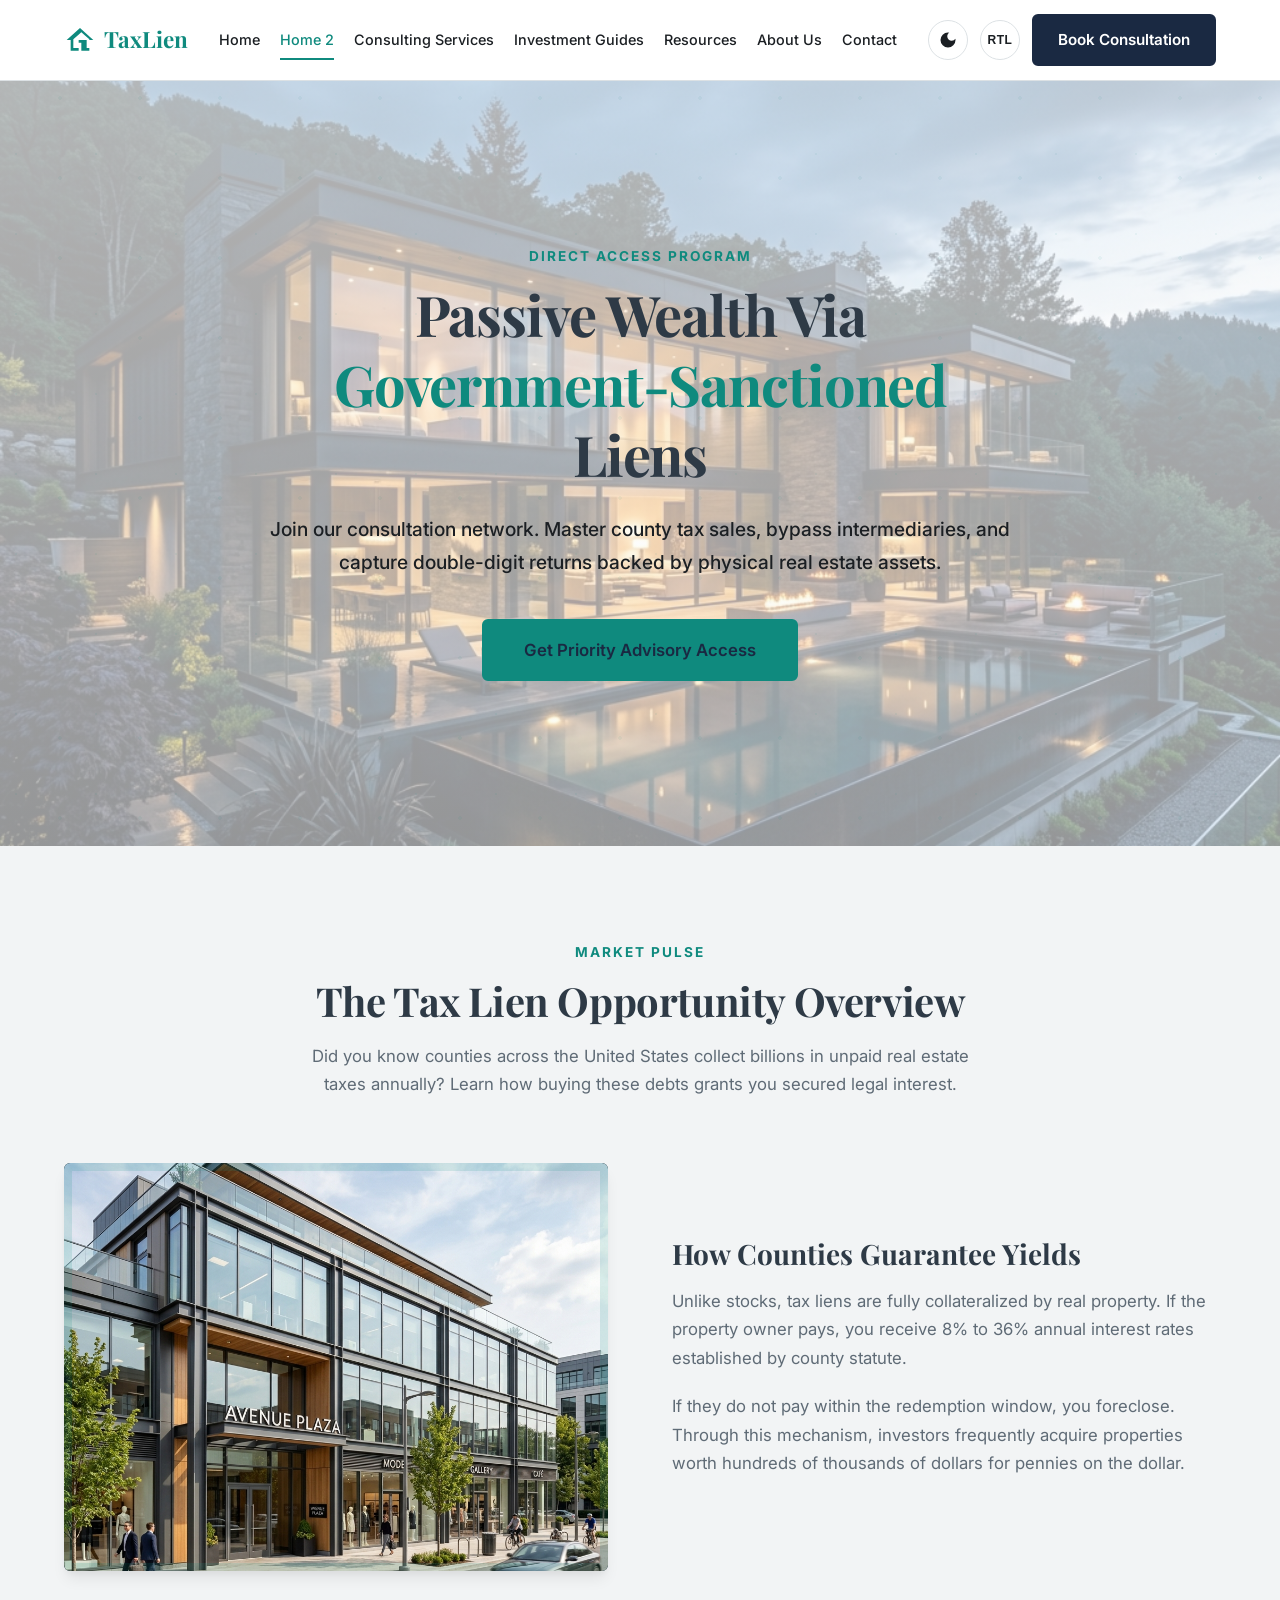
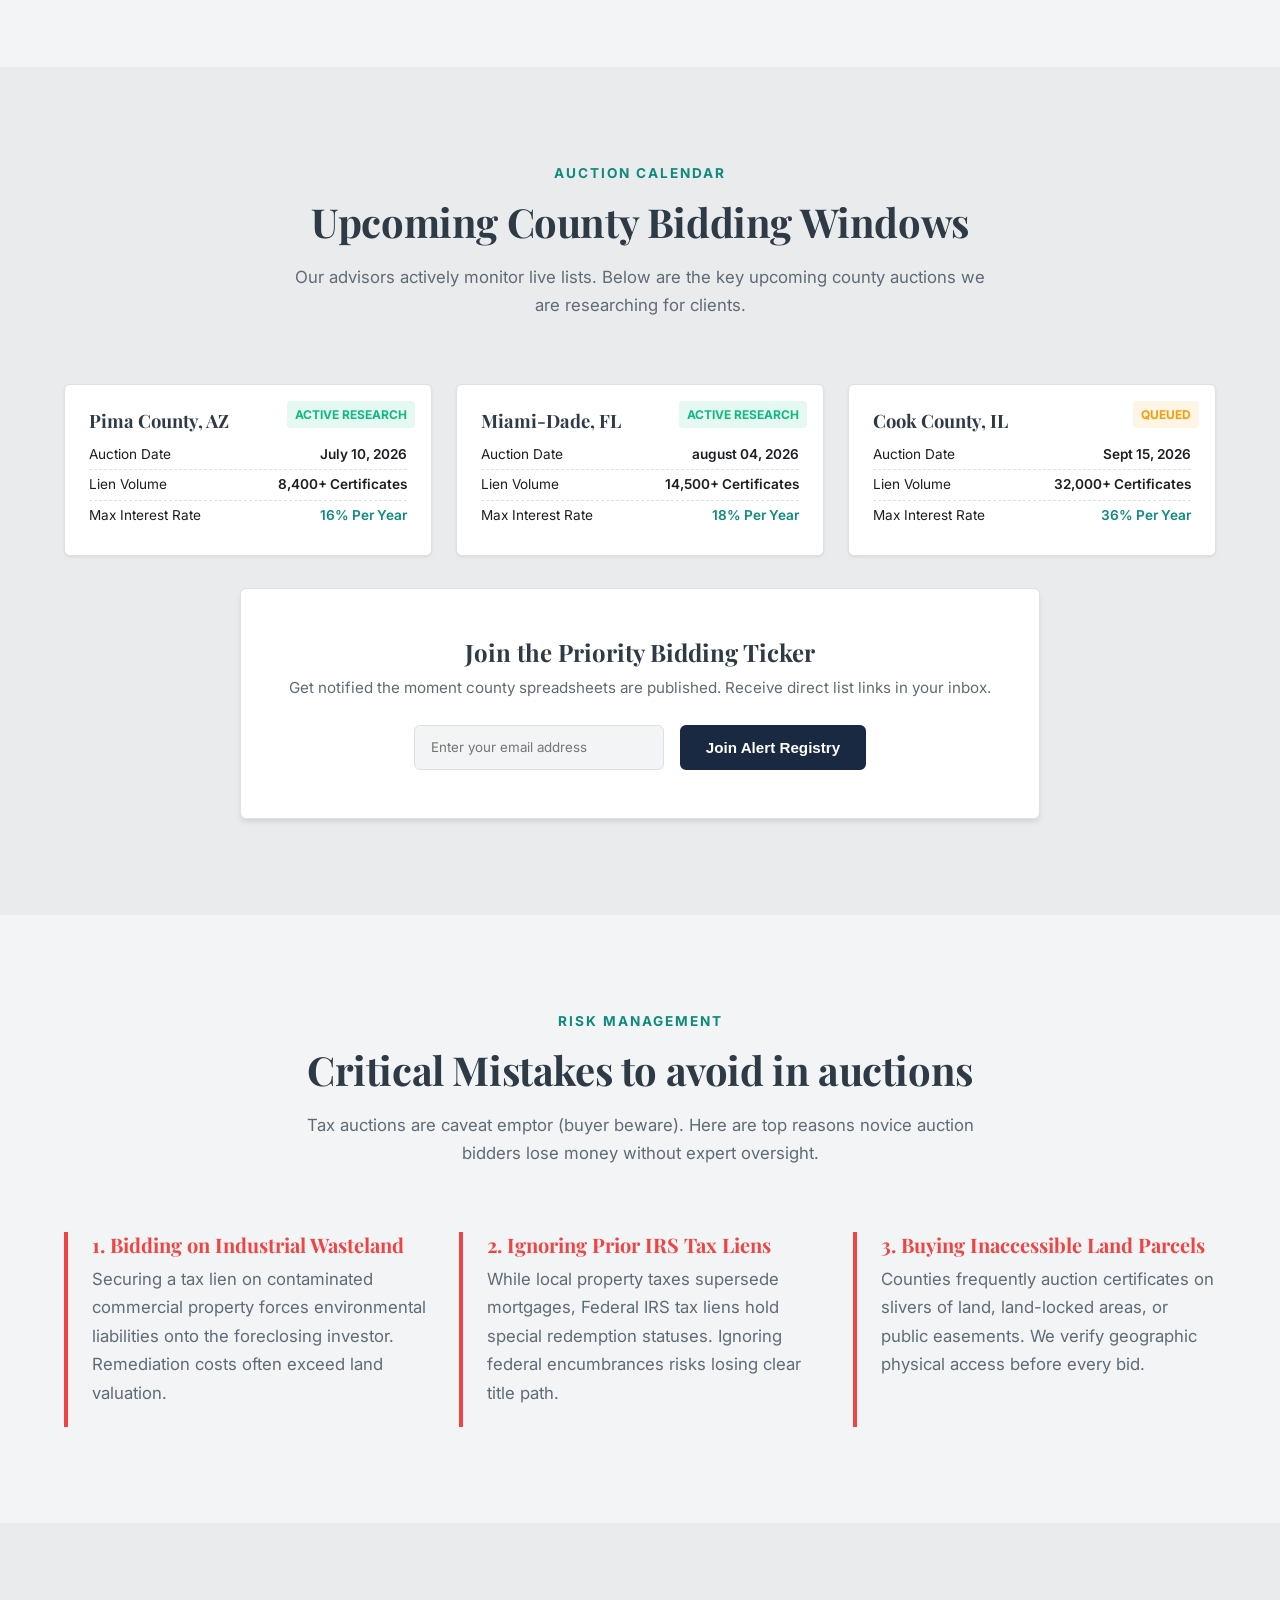
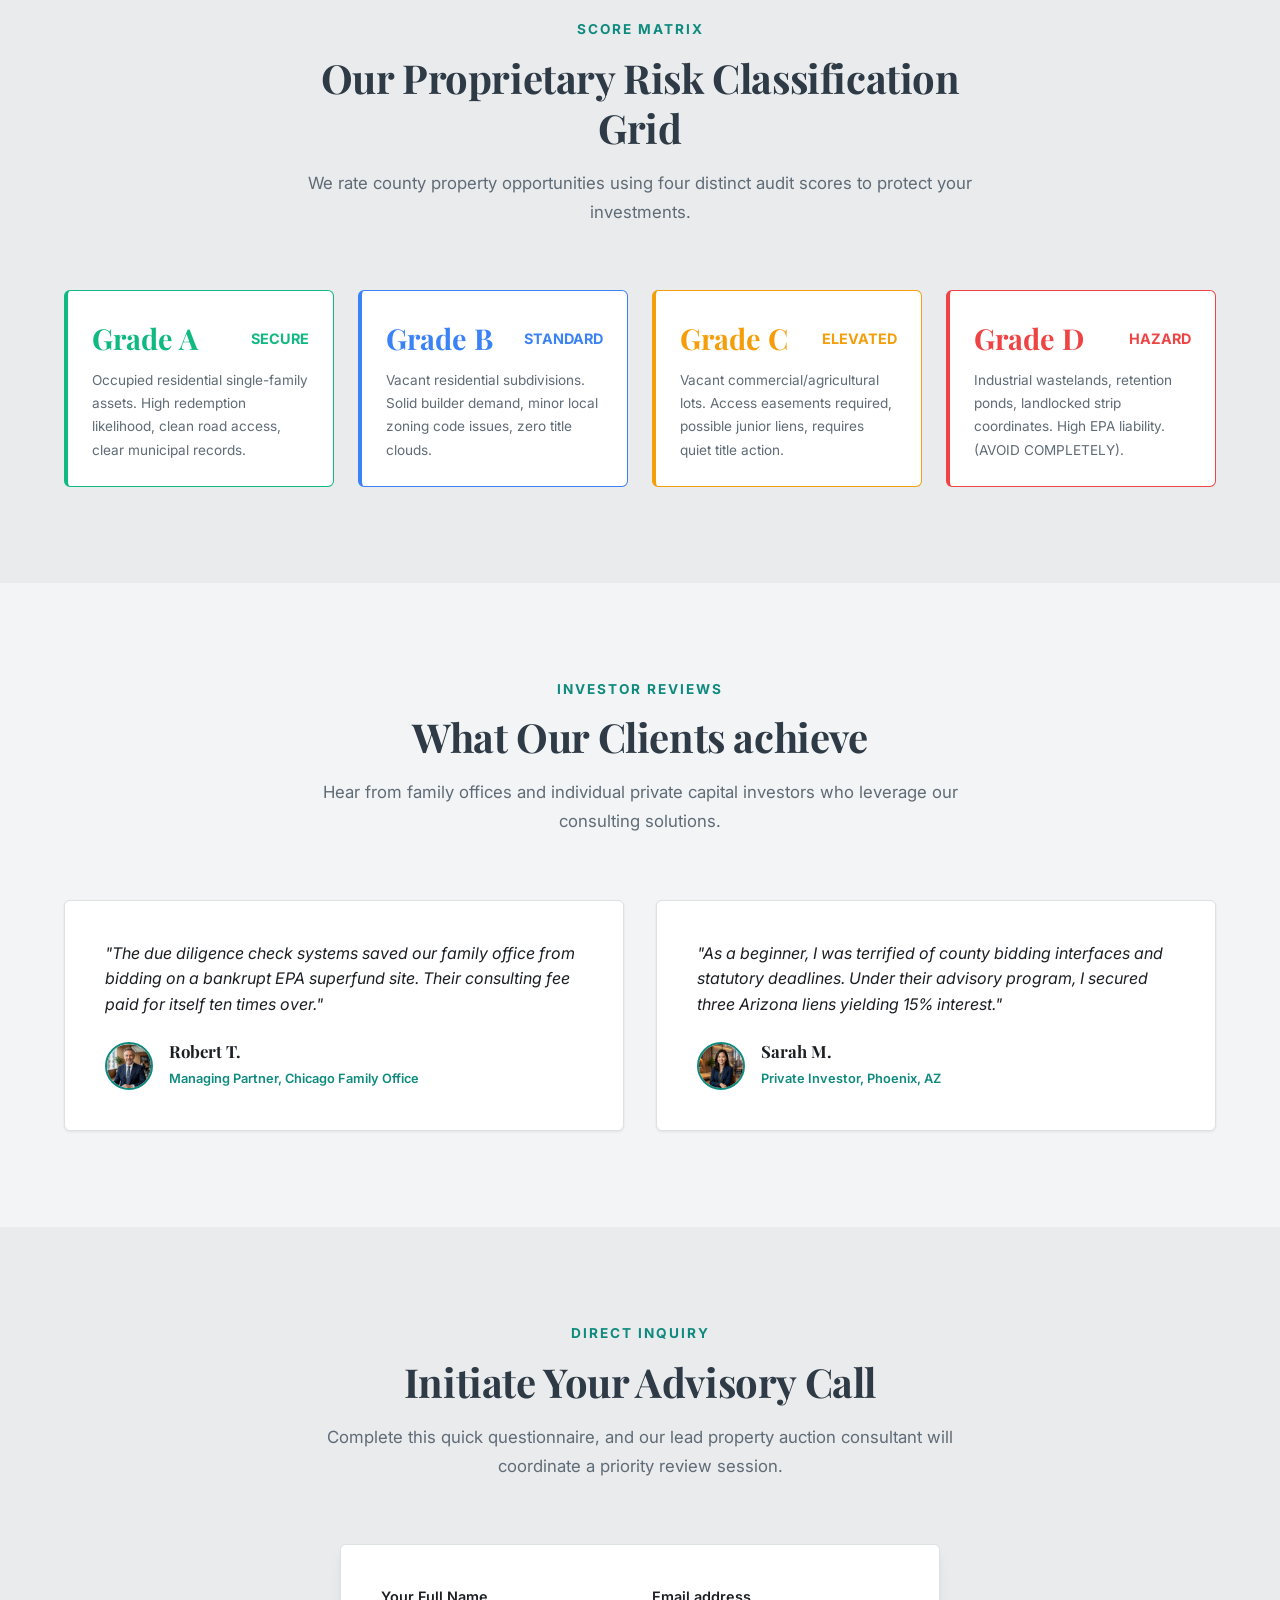
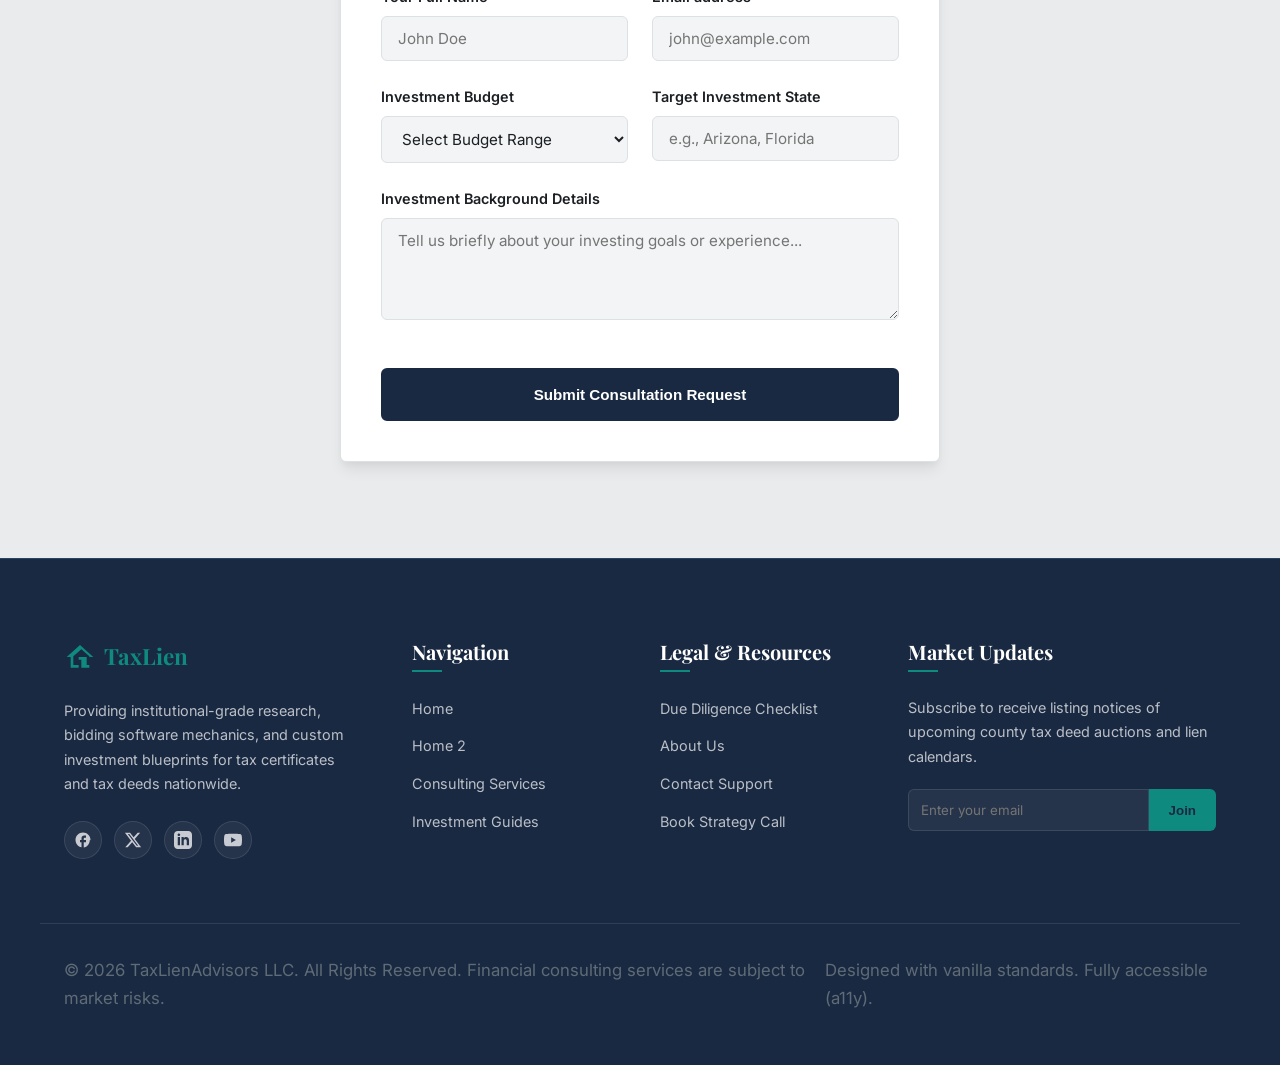
<file: home2.html>
<!DOCTYPE html>
<html lang="en" dir="ltr">
<head>
    <meta charset="UTF-8">
    <meta name="viewport" content="width=device-width, initial-scale=1.0">
    <title>High Yield Tax Certificates | Lead advisory | TaxLienAdvisors</title>
    <meta name="description" content="Discover institutional strategies for tax lien investing. avoid common property auction mistakes. Join our consulting cohorts today.">
    <meta name="keywords" content="tax lien auctions, commercial tax deeds, estate bid strategies, passive returns">
    
    <!-- CSS -->
    <link rel="stylesheet" href="styles/main.css?v=1.1">
    
    <!-- Favicon -->
<link rel="icon" type="image/svg+xml" href="favicon.svg">
    
    <style>
        /* Specific enhancements */
        .alerts-registry-card {
            background-color: var(--bg-surface);
            border: 1px solid var(--border);
            border-radius: var(--border-radius);
            padding: 3rem;
            box-shadow: var(--shadow-md);
            text-align: center;
            max-width: 800px;
            margin: 2rem auto 0 auto;
        }
        .alerts-registry-form {
            display: flex;
            gap: 1rem;
            flex-wrap: wrap;
            margin-top: 1.5rem;
            justify-content: center;
        }
        .alerts-registry-form input {
            padding: 0.75rem 1rem;
            border: 1px solid var(--border);
            border-radius: var(--border-radius);
            background-color: var(--bg);
            color: var(--text);
            min-width: 250px;
            font-family: var(--font-sans);
        }
        
        .matrix-grid {
            display: grid;
            grid-template-columns: repeat(auto-fit, minmax(260px, 1fr));
            gap: 1.5rem;
            margin-top: 2rem;
        }
        .matrix-card {
            background-color: var(--bg-surface);
            border: 1px solid var(--border);
            border-radius: var(--border-radius);
            padding: 1.5rem;
            border-inline-start: 4px solid var(--border);
            transition: var(--transition);
        }
        .matrix-card:hover {
            transform: translateY(-2px);
            box-shadow: var(--shadow-sm);
        }
        .matrix-grade {
            font-family: var(--font-serif);
            font-size: 1.8rem;
            font-weight: 700;
            margin-bottom: 0.5rem;
            display: flex;
            justify-content: space-between;
            align-items: center;
            flex-wrap: wrap;
            gap: 0.5rem;
        }
        .grade-a { border-color: #10b981; color: #10b981; }
        .grade-b { border-color: #3b82f6; color: #3b82f6; }
        .grade-c { border-color: #f59e0b; color: #f59e0b; }
        .grade-d { border-color: #ef4444; color: #ef4444; }
    </style>
</head>
<body>

    <!-- Header Navigation -->
    <header>
        <div class="container nav-container">
            <a href="index.html" class="logo">
                <svg viewBox="0 0 24 24"><path d="M12 3L2 12h3v8h6v-6h2v6h6v-8h3L12 3zm0 2.2c2.4 2.1 4.7 4.2 7 6.3v6.5h-2v-6h-6v6H7v-6.5c2.3-2.1 4.6-4.2 7-6.3z"/></svg>
                <span>TaxLien</span>
            </a>
            
            <nav class="nav-menu">
                <a href="index.html" class="nav-link">Home</a>
                <a href="home2.html" class="nav-link active">Home 2</a>
                <a href="services.html" class="nav-link">Consulting Services</a>
                <a href="guides.html" class="nav-link">Investment Guides</a>
                <a href="resources.html" class="nav-link">Resources</a>
                <a href="about.html" class="nav-link">About Us</a>
                <a href="contact.html" class="nav-link">Contact</a>
            </nav>

            <div class="nav-controls">
                <button class="btn-icon theme-toggle" aria-label="Toggle Theme">
                    <svg class="theme-icon-light" viewBox="0 0 24 24" width="20" height="20" fill="currentColor">
                        <path d="M12 7c-2.76 0-5 2.24-5 5s2.24 5 5 5 5-2.24 5-5-2.24-5-5-5zM2 13h2c.55 0 1-.45 1-1s-.45-1-1-1H2c-.55 0-1 .45-1 1s.45 1 1 1zm18 0h2c.55 0 1-.45 1-1s-.45-1-1-1h-2c-.55 0-1 .45-1 1s.45 1 1 1zM11 2v2c0 .55.45 1 1 1s1-.45 1-1V2c0-.55-.45-1-1-1s-1 .45-1 1zm0 18v2c0 .55.45 1 1 1s1-.45 1-1v-2c0-.55-.45-1-1-1s-1 .45-1 1zM5.99 4.58a.996.996 0 0 0-1.41 0 .996.996 0 0 0 0 1.41l1.06 1.06c.39.39 1.03.39 1.41 0s.39-1.03 0-1.41L5.99 4.58zm12.37 12.37a.996.996 0 0 0-1.41 0 .996.996 0 0 0 0 1.41l1.06 1.06c.39.39 1.03.39 1.41 0s.39-1.03 0-1.41l-1.06-1.06zm-1.06-10.96c.39-.39.39-1.03 0-1.41a.996.996 0 0 0-1.41 0l-1.06 1.06c-.39.39-.39 1.03 0 1.41s1.03.39 1.41 0l1.06-1.06zM7.05 18.01c.39-.39.39-1.03 0-1.41a.996.996 0 0 0-1.41 0l-1.06 1.06c-.39.39-.39 1.03 0 1.41s1.03.39 1.41 0l1.06-1.06z"/>
                    </svg>
                    <svg class="theme-icon-dark" viewBox="0 0 24 24" width="20" height="20" fill="currentColor">
                        <path d="M12 3a9 9 0 1 0 9 9c0-.46-.04-.92-.1-1.36a5.38 5.38 0 0 1-4.4 2.26 5.4 5.4 0 0 1-5.4-5.4c0-1.8 1-3.39 2.45-4.2A9 9 0 0 0 12 3z"/>
                    </svg>
                </button>
                <button class="btn-icon rtl-toggle" aria-label="Toggle Direction">
                    <span style="font-weight: 700; font-size: 0.75rem; letter-spacing: 0.5px;">RTL</span>
                </button>
                <a href="booking.html" class="btn btn-primary">Book Consultation</a>
                <button class="hamburger" aria-label="Menu">
                    <span></span>
                    <span></span>
                    <span></span>
                </button>
            </div>
        </div>
    </header>

    <!-- Mobile Navigation Drawer -->
    <div class="mobile-nav">
        <ul class="mobile-menu">
            <li><a href="index.html" class="mobile-link">Home</a></li>
            <li><a href="home2.html" class="mobile-link active">Home 2</a></li>
            <li><a href="services.html" class="mobile-link">Consulting Services</a></li>
            <li><a href="guides.html" class="mobile-link">Investment Guides</a></li>
            <li><a href="resources.html" class="mobile-link">Resources</a></li>
            <li><a href="about.html" class="mobile-link">About Us</a></li>
            <li><a href="contact.html" class="mobile-link">Contact</a></li>
        </ul>
        <a href="booking.html" class="btn btn-cta">Book a Consultation</a>
    </div>

    <!-- Main Content -->
    <main>
        
        <!-- Video Hero -->
        <section class="video-hero">
            <div class="video-placeholder">
                <div class="video-animation"></div>
            </div>
            <div class="video-hero-content">
                <span class="section-tag" style="color: var(--accent);">Direct access Program</span>
                <h1>Passive Wealth Via <span>Government-Sanctioned</span> Liens</h1>
                <p style="font-size: 1.2rem; margin-bottom: 2.5rem;">Join our consultation network. Master county tax sales, bypass intermediaries, and capture double-digit returns backed by physical real estate assets.</p>
                <a href="#quick-consultation" class="btn btn-cta" style="padding: 1rem 2.5rem; font-size: 1.05rem;">Get Priority Advisory Access</a>
            </div>
        </section>

        <!-- Overview -->
        <section class="container animated">
            <div class="section-header">
                <span class="section-tag">Market Pulse</span>
                <h2 class="section-title">The Tax Lien Opportunity Overview</h2>
                <p>Did you know counties across the United States collect billions in unpaid real estate taxes annually? Learn how buying these debts grants you secured legal interest.</p>
            </div>
            <div class="two-col-layout">
                <div class="col-image" style="background-color: var(--primary); overflow: hidden;">
                    <img src="images/commercial_building.png" alt="Commercial Real Estate auction" style="width:100%; height:100%; object-fit:cover; border-radius:var(--border-radius);">
                </div>
                <div class="col-text">
                    <h3 style="font-size: 1.75rem; margin-bottom: 1rem; font-family: var(--font-serif); color: var(--primary);">How Counties Guarantee Yields</h3>
                    <p>Unlike stocks, tax liens are fully collateralized by real property. If the property owner pays, you receive 8% to 36% annual interest rates established by county statute.</p>
                    <p>If they do not pay within the redemption window, you foreclose. Through this mechanism, investors frequently acquire properties worth hundreds of thousands of dollars for pennies on the dollar.</p>
                </div>
            </div>
        </section>

        <!-- Live auction Highlights -->
        <section class="section-bg">
            <div class="container">
                <div class="section-header animated">
                    <span class="section-tag">auction Calendar</span>
                    <h2 class="section-title">Upcoming County Bidding Windows</h2>
                    <p>Our advisors actively monitor live lists. Below are the key upcoming county auctions we are researching for clients.</p>
                </div>
                <div class="auction-ticker">
                    <div class="ticker-card animated">
                        <span class="ticker-status status-active">Active Research</span>
                        <h3 class="ticker-location">Pima County, AZ</h3>
                        <div class="ticker-detail-row">
                            <span>Auction Date</span>
                            <span style="font-weight:600;">July 10, 2026</span>
                        </div>
                        <div class="ticker-detail-row">
                            <span>Lien Volume</span>
                            <span style="font-weight:600;">8,400+ Certificates</span>
                        </div>
                        <div class="ticker-detail-row">
                            <span>Max Interest Rate</span>
                            <span style="font-weight:600; color: var(--accent);">16% Per Year</span>
                        </div>
                    </div>

                    <div class="ticker-card animated">
                        <span class="ticker-status status-active">Active Research</span>
                        <h3 class="ticker-location">Miami-Dade, FL</h3>
                        <div class="ticker-detail-row">
                            <span>Auction Date</span>
                            <span style="font-weight:600;">august 04, 2026</span>
                        </div>
                        <div class="ticker-detail-row">
                            <span>Lien Volume</span>
                            <span style="font-weight:600;">14,500+ Certificates</span>
                        </div>
                        <div class="ticker-detail-row">
                            <span>Max Interest Rate</span>
                            <span style="font-weight:600; color: var(--accent);">18% Per Year</span>
                        </div>
                    </div>

                    <div class="ticker-card animated">
                        <span class="ticker-status status-pending">Queued</span>
                        <h3 class="ticker-location">Cook County, IL</h3>
                        <div class="ticker-detail-row">
                            <span>Auction Date</span>
                            <span style="font-weight:600;">Sept 15, 2026</span>
                        </div>
                        <div class="ticker-detail-row">
                            <span>Lien Volume</span>
                            <span style="font-weight:600;">32,000+ Certificates</span>
                        </div>
                        <div class="ticker-detail-row">
                            <span>Max Interest Rate</span>
                            <span style="font-weight:600; color: var(--accent);">36% Per Year</span>
                        </div>
                    </div>
                </div>

                <div class="alerts-registry-card animated">
                    <h3 style="font-family: var(--font-serif); font-size: 1.5rem; margin-bottom: 0.5rem; color: var(--primary);">Join the Priority Bidding Ticker</h3>
                    <p style="font-size: 0.95rem; margin-bottom: 0;">Get notified the moment county spreadsheets are published. Receive direct list links in your inbox.</p>
                    <form class="alerts-registry-form" id="alerts-form">
                        <input type="email" placeholder="Enter your email address" aria-label="alerts email" required>
                        <button type="submit" class="btn btn-primary" style="padding: 0.75rem 1.5rem;">Join Alert Registry</button>
                    </form>
                </div>
            </div>
        </section>

        <!-- Common Mistakes to avoid -->
        <section class="container">
            <div class="section-header animated">
                <span class="section-tag">Risk Management</span>
                <h2 class="section-title">Critical Mistakes to avoid in auctions</h2>
                <p>Tax auctions are caveat emptor (buyer beware). Here are top reasons novice auction bidders lose money without expert oversight.</p>
            </div>
            <div class="mistakes-list">
                <div class="mistake-card animated">
                    <h3 style="color:#ef4444;">1. Bidding on Industrial Wasteland</h3>
                    <p>Securing a tax lien on contaminated commercial property forces environmental liabilities onto the foreclosing investor. Remediation costs often exceed land valuation.</p>
                </div>
                <div class="mistake-card animated">
                    <h3 style="color:#ef4444;">2. Ignoring Prior IRS Tax Liens</h3>
                    <p>While local property taxes supersede mortgages, Federal IRS tax liens hold special redemption statuses. Ignoring federal encumbrances risks losing clear title path.</p>
                </div>
                <div class="mistake-card animated">
                    <h3 style="color:#ef4444;">3. Buying Inaccessible Land Parcels</h3>
                    <p>Counties frequently auction certificates on slivers of land, land-locked areas, or public easements. We verify geographic physical access before every bid.</p>
                </div>
            </div>
        </section>

        <!-- NEW SECTION 2: Proprietary Due Diligence Score Matrix -->
        <section class="section-bg">
            <div class="container">
                <div class="section-header animated">
                    <span class="section-tag">Score Matrix</span>
                    <h2 class="section-title">Our Proprietary Risk Classification Grid</h2>
                    <p style="margin-bottom: 0;">We rate county property opportunities using four distinct audit scores to protect your investments.</p>
                </div>
                
                <div class="matrix-grid">
                    <div class="matrix-card grade-a">
                        <div class="matrix-grade">
                            <span>Grade A</span>
                            <span style="font-size: 0.9rem; font-family:var(--font-sans); font-weight:700;">SECURE</span>
                        </div>
                        <p style="font-size: 0.85rem; margin-bottom: 0; color: var(--text-muted);">Occupied residential single-family assets. High redemption likelihood, clean road access, clear municipal records.</p>
                    </div>

                    <div class="matrix-card grade-b">
                        <div class="matrix-grade">
                            <span>Grade B</span>
                            <span style="font-size: 0.9rem; font-family:var(--font-sans); font-weight:700;">STANDARD</span>
                        </div>
                        <p style="font-size: 0.85rem; margin-bottom: 0; color: var(--text-muted);">Vacant residential subdivisions. Solid builder demand, minor local zoning code issues, zero title clouds.</p>
                    </div>

                    <div class="matrix-card grade-c">
                        <div class="matrix-grade">
                            <span>Grade C</span>
                            <span style="font-size: 0.9rem; font-family:var(--font-sans); font-weight:700;">ELEVATED</span>
                        </div>
                        <p style="font-size: 0.85rem; margin-bottom: 0; color: var(--text-muted);">Vacant commercial/agricultural lots. Access easements required, possible junior liens, requires quiet title action.</p>
                    </div>

                    <div class="matrix-card grade-d">
                        <div class="matrix-grade">
                            <span>Grade D</span>
                            <span style="font-size: 0.9rem; font-family:var(--font-sans); font-weight:700;">HAZARD</span>
                        </div>
                        <p style="font-size: 0.85rem; margin-bottom: 0; color: var(--text-muted);">Industrial wastelands, retention ponds, landlocked strip coordinates. High EPA liability. (AVOID COMPLETELY).</p>
                    </div>
                </div>
            </div>
        </section>

        <!-- Testimonials -->
        <section class="container">
            <div class="section-header animated">
                <span class="section-tag">Investor Reviews</span>
                <h2 class="section-title">What Our Clients achieve</h2>
                <p>Hear from family offices and individual private capital investors who leverage our consulting solutions.</p>
            </div>
            <div class="card-grid">
                <div class="card animated testimonial-card">
                    <p class="testimonial-quote">"The due diligence check systems saved our family office from bidding on a bankrupt EPA superfund site. Their consulting fee paid for itself ten times over."</p>
                    <div class="testimonial-author">
                        <img src="images/client_robert.png" alt="Robert T." class="testimonial-avatar">
                        <div class="testimonial-meta">
                            <h4>Robert T.</h4>
                            <span class="testimonial-subtitle">Managing Partner, Chicago Family Office</span>
                        </div>
                    </div>
                </div>
                <div class="card animated testimonial-card">
                    <p class="testimonial-quote">"As a beginner, I was terrified of county bidding interfaces and statutory deadlines. Under their advisory program, I secured three Arizona liens yielding 15% interest."</p>
                    <div class="testimonial-author">
                        <img src="images/client_sarah.png" alt="Sarah M." class="testimonial-avatar">
                        <div class="testimonial-meta">
                            <h4>Sarah M.</h4>
                            <span class="testimonial-subtitle">Private Investor, Phoenix, AZ</span>
                        </div>
                    </div>
                </div>
            </div>
        </section>

        <!-- Quick Consultation Form Section -->
        <section id="quick-consultation" class="section-bg">
            <div class="container">
                <div class="section-header animated">
                    <span class="section-tag">Direct Inquiry</span>
                    <h2 class="section-title">Initiate Your Advisory Call</h2>
                    <p>Complete this quick questionnaire, and our lead property auction consultant will coordinate a priority review session.</p>
                </div>
                <div class="quick-form-card animated">
                    <form id="consultation-inquiry-form">
                        <div class="form-row">
                            <div class="form-group">
                                <label for="lead-name">Your Full Name</label>
                                <input type="text" id="lead-name" class="form-control" placeholder="John Doe" required>
                            </div>
                            <div class="form-group">
                                <label for="lead-email">Email address</label>
                                <input type="email" id="lead-email" class="form-control" placeholder="john@example.com" required>
                            </div>
                        </div>
                        <div class="form-row">
                            <div class="form-group">
                                <label for="lead-capital">Investment Budget</label>
                                <select id="lead-capital" class="form-control" required>
                                    <option value="" disabled selected>Select Budget Range</option>
                                    <option value="10k-50k">$10,000 - $50,000</option>
                                    <option value="50k-250k">$50,000 - $250,000</option>
                                    <option value="250k-1m">$250,000 - $1,000,000</option>
                                    <option value="1m-plus">$1,000,000+</option>
                                </select>
                            </div>
                            <div class="form-group">
                                <label for="lead-timeline">Target Investment State</label>
                                <input type="text" id="lead-timeline" class="form-control" placeholder="e.g., Arizona, Florida" required>
                            </div>
                        </div>
                        <div class="form-group">
                            <label for="lead-experience">Investment Background Details</label>
                            <textarea id="lead-experience" rows="4" class="form-control" placeholder="Tell us briefly about your investing goals or experience..." required></textarea>
                        </div>
                        <button type="submit" class="btn btn-primary" style="width: 100%; margin-top: 1rem; padding-block: 1rem;">Submit Consultation Request</button>
                    </form>
                </div>
            </div>
        </section>

    </main>

    <!-- Footer -->
    <footer>
        <div class="container footer-grid">
            <div class="footer-col">
                <a href="index.html" class="logo" style="color:#ffffff; margin-bottom: 1.5rem;">
                    <svg viewBox="0 0 24 24"><path d="M12 3L2 12h3v8h6v-6h2v6h6v-8h3L12 3zm0 2.2c2.4 2.1 4.7 4.2 7 6.3v6.5h-2v-6h-6v6H7v-6.5c2.3-2.1 4.6-4.2 7-6.3z"/></svg>
                    <span>TaxLien</span>
                </a>
                <p>Providing institutional-grade research, bidding software mechanics, and custom investment blueprints for tax certificates and tax deeds nationwide.</p>
            </div>
            <div class="footer-col">
                <h3>Navigation</h3>
                <ul class="footer-links">
                    <li><a href="index.html">Home</a></li>
                    <li><a href="home2.html">Home 2</a></li>
                    <li><a href="services.html">Consulting Services</a></li>
                    <li><a href="guides.html">Investment Guides</a></li>
                </ul>
            </div>
            <div class="footer-col">
                <h3>Legal & Resources</h3>
                <ul class="footer-links">
                    <li><a href="resources.html">Due Diligence Checklist</a></li>
                    <li><a href="about.html">About Us</a></li>
                    <li><a href="contact.html">Contact Support</a></li>
                    <li><a href="booking.html">Book Strategy Call</a></li>
                </ul>
            </div>
            <div class="footer-col">
                <h3>Market Updates</h3>
                <p>Subscribe to receive listing notices of upcoming county tax deed auctions and lien calendars.</p>
                <div class="footer-newsletter">
                    <input type="email" placeholder="Enter your email" aria-label="Newsletter email">
                    <button type="button" aria-label="Subscribe">Join</button>
                </div>
            </div>
        </div>
        <div class="container footer-bottom">
            <p>&copy; 2026 TaxLienAdvisors LLC. All Rights Reserved. Financial consulting services are subject to market risks.</p>
            <p>Designed with vanilla standards. Fully accessible (a11y).</p>
        </div>
    </footer>

    <!-- JS -->
    <script src="js/main.js" defer></script>
    <script>
        document.addEventListener('DOMContentLoaded', () => {
            const form = document.getElementById('alerts-form');
            if (form) {
                form.addEventListener('submit', (e) => {
                    e.preventDefault();
                    const card = form.parentElement;
                    card.innerHTML = `
                        <div style="padding-block: 1.5rem;">
                            <h3 style="font-family: var(--font-serif); color: var(--accent); margin-bottom: 0.5rem;">Registry Complete!</h3>
                            <p style="margin-bottom: 0;">You have successfully joined the priority list. We will send you county listing notices the second they go live.</p>
                        </div>
                    `;
                });
            }
        });
    </script>
</body>
</html>
</file>
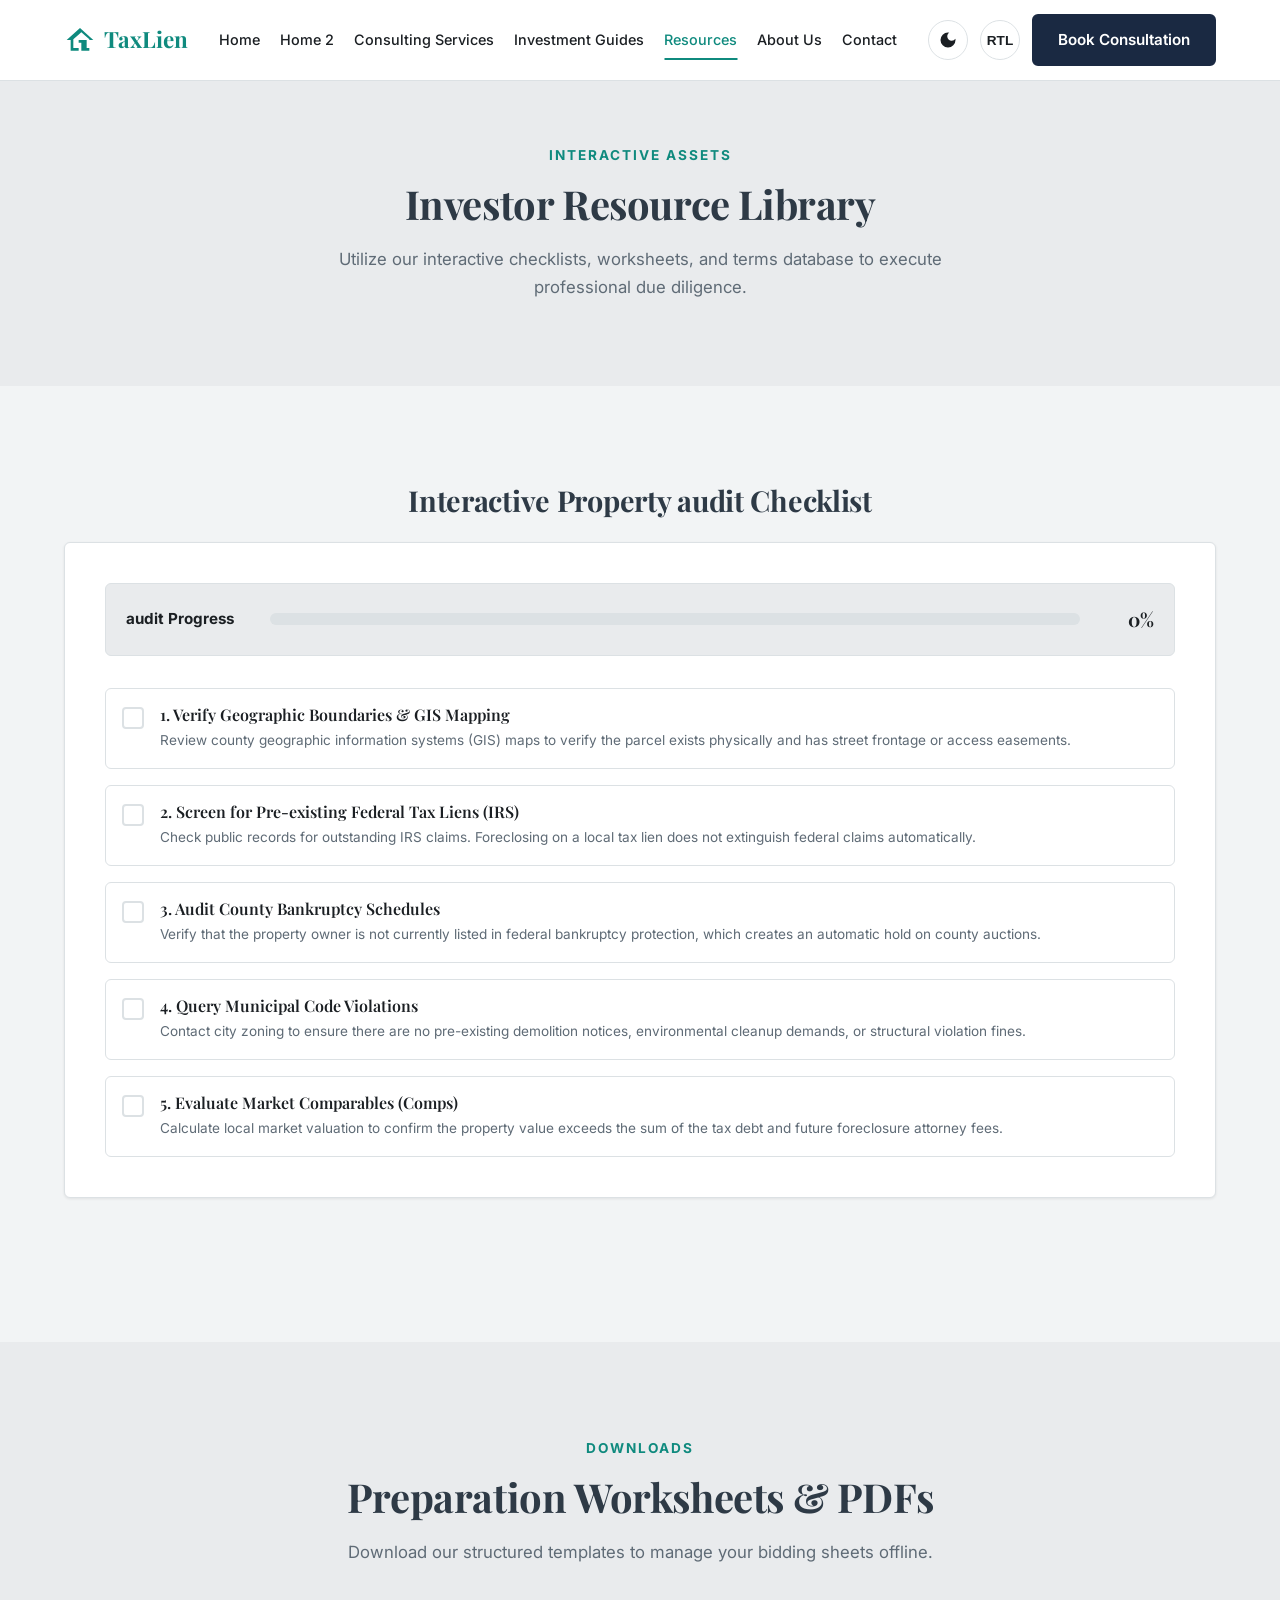
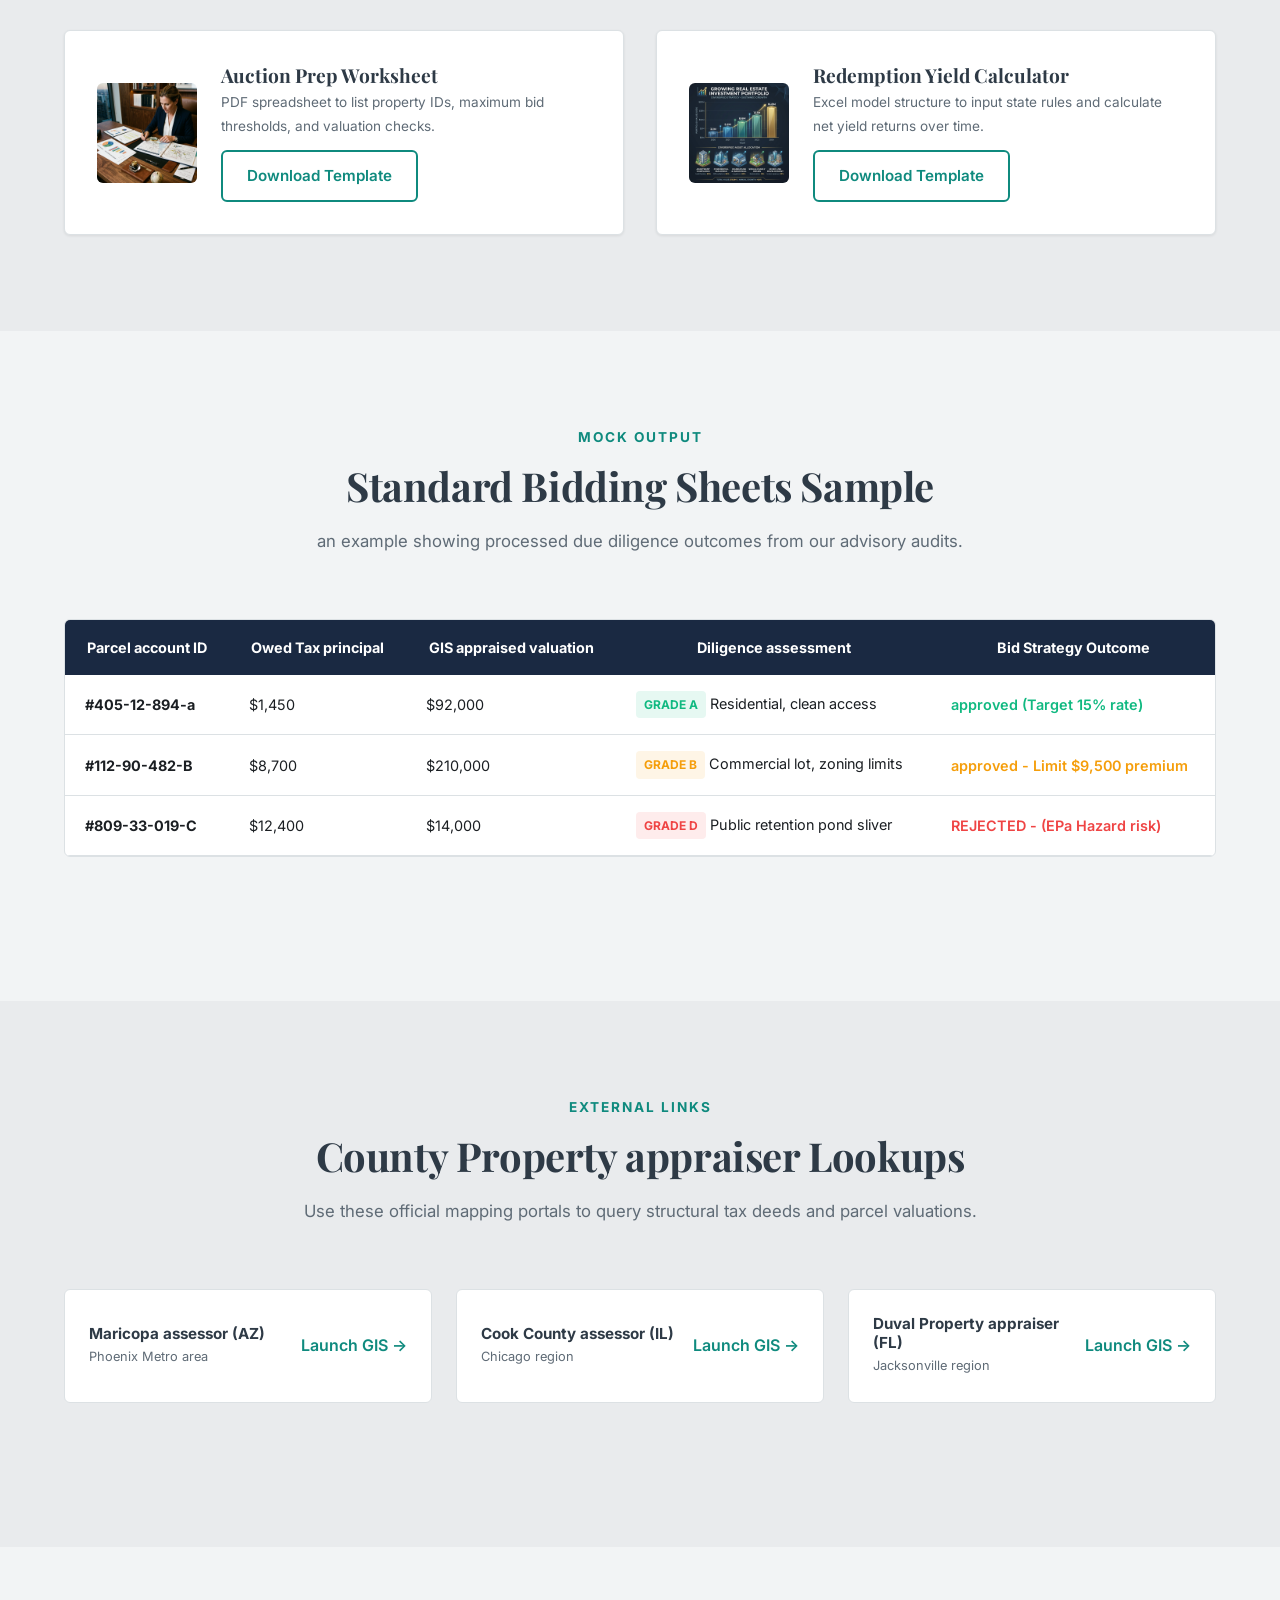
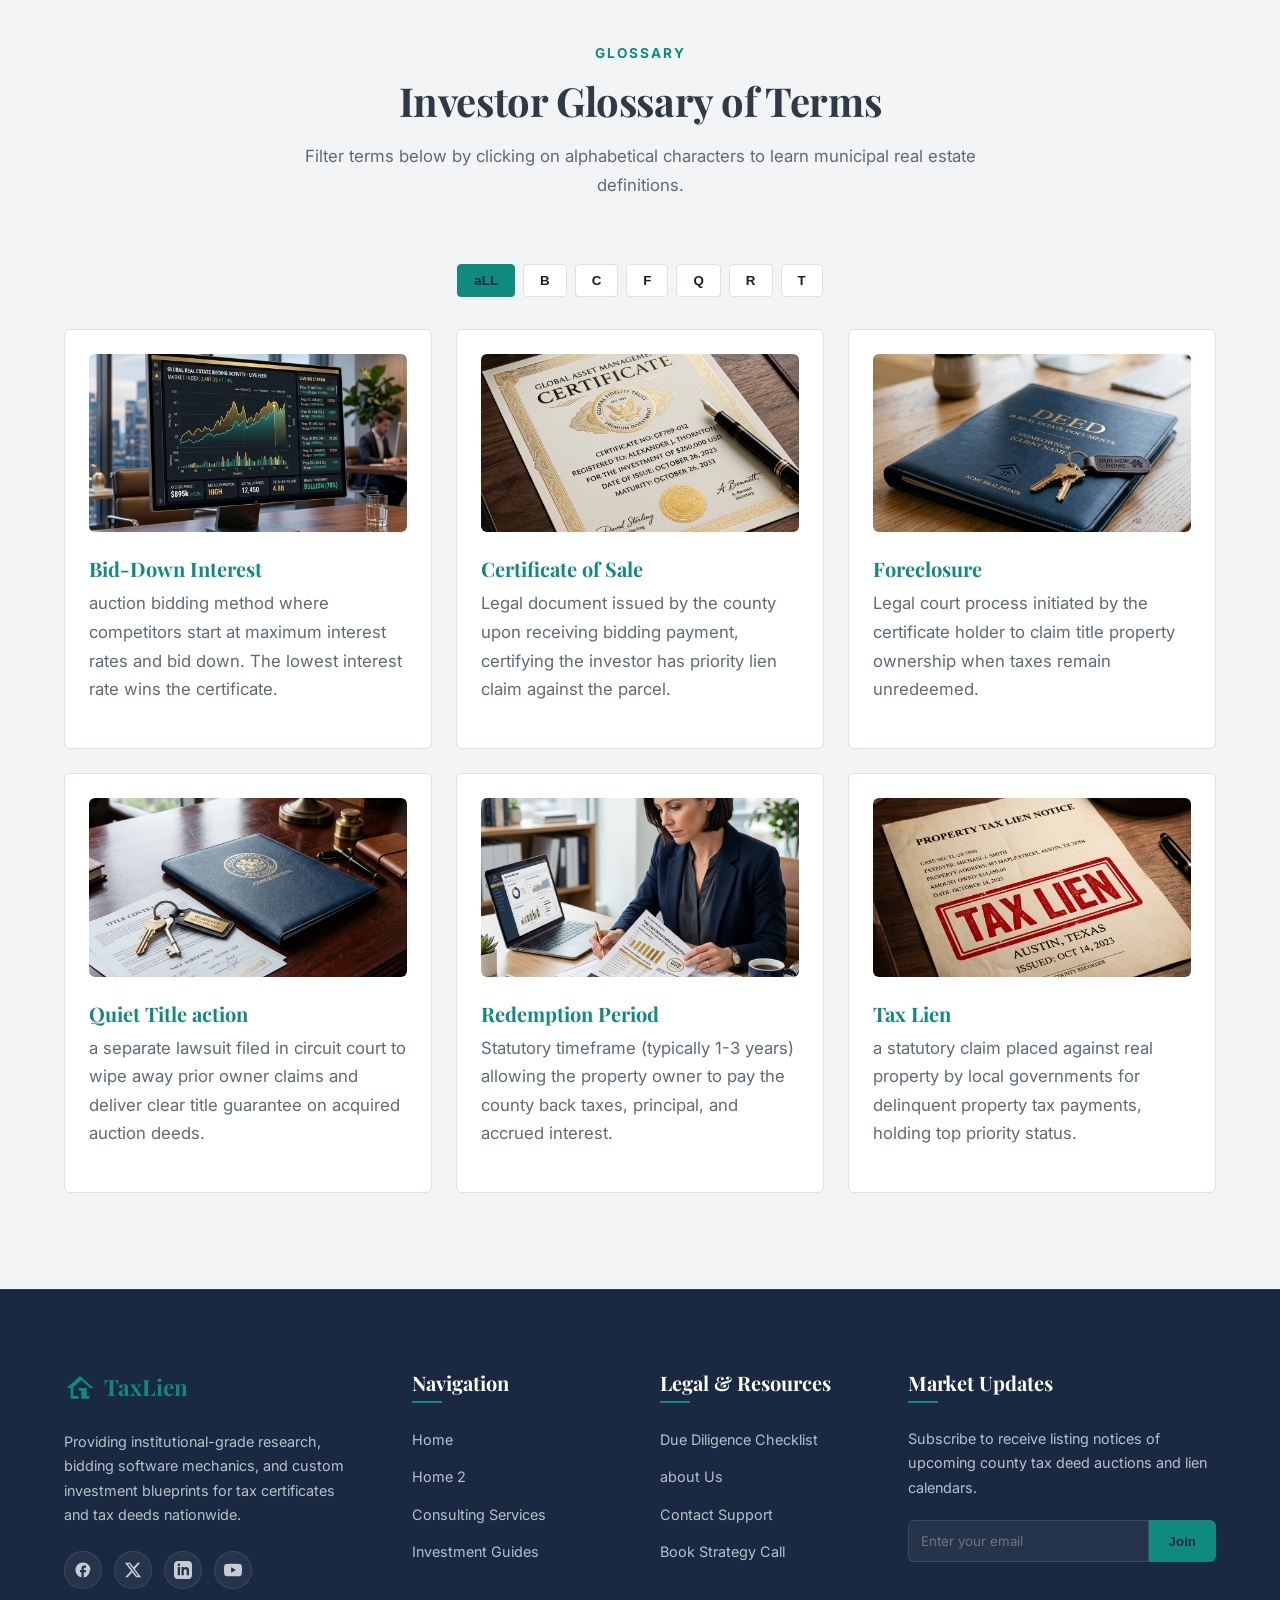
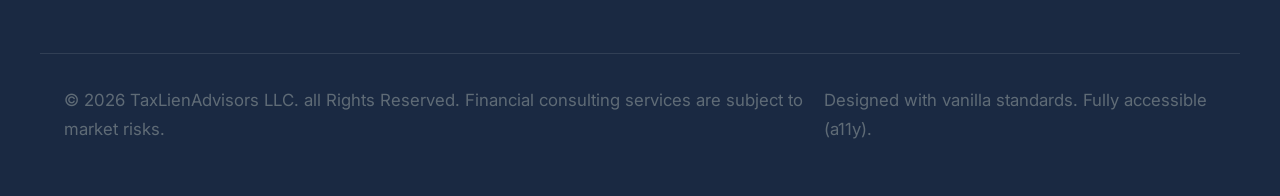
<file: resources.html>
<!DOCTYPE html>
<html lang="en" dir="ltr">
<head>
    <meta charset="UTF-8">
    <meta name="viewport" content="width=device-width, initial-scale=1.0">
    <title>Investor Resources & Checklists | TaxLienAdvisors</title>
    <meta name="description" content="access property due diligence checklists, auction preparation worksheets, and an interactive investor glossary for tax certificates.">
    <meta name="keywords" content="due diligence checklist, property research worksheet, real estate glossary, tax lien downloads">
    
    <!-- CSS -->
    <link rel="stylesheet" href="styles/main.css?v=1.1">
    
    <!-- Favicon -->
<link rel="icon" type="image/svg+xml" href="favicon.svg">
    
    <style>
        /* Specific enhancements */
        .lookup-grid {
            display: grid;
            grid-template-columns: repeat(auto-fit, minmax(280px, 1fr));
            gap: 1.5rem;
            margin-top: 1.5rem;
            margin-bottom: 3rem;
        }
        .lookup-card {
            background-color: var(--bg-surface);
            border: 1px solid var(--border);
            border-radius: var(--border-radius);
            padding: 1.5rem;
            display: flex;
            justify-content: space-between;
            align-items: center;
        }
        .lookup-card a {
            color: var(--accent);
            font-weight: 600;
            white-space: nowrap;
        }
        .lookup-card a:hover {
            color: #1A2942;
            text-decoration: underline;
        }
        
        .preview-table-container {
            width: 100%;
            overflow-x: auto;
            border-radius: var(--border-radius);
            border: 1px solid var(--border);
            background-color: var(--bg-surface);
            margin-top: 1.5rem;
            margin-bottom: 3rem;
        }
        .preview-table {
            width: 100%;
            border-collapse: collapse;
            text-align: start;
        }
        .preview-table th {
            background-color: #1A2942;
            color: #ffffff;
            padding: 1rem 1.25rem;
            font-size: 0.9rem;
        }
        [data-theme="dark"] .preview-table th {
            background-color: #101f42;
        }
        .preview-table td {
            padding: 1rem 1.25rem;
            border-bottom: 1px solid var(--border);
            font-size: 0.9rem;
        }
        .status-badge {
            display: inline-block;
            padding: 0.25rem 0.5rem;
            font-size: 0.75rem;
            font-weight: 700;
            border-radius: 4px;
            text-transform: uppercase;
        }
        .status-ok { background-color: rgba(16, 185, 129, 0.1); color: #10b981; }
        .status-warn { background-color: rgba(245, 158, 11, 0.1); color: #f59e0b; }
        .status-fail { background-color: rgba(239, 68, 68, 0.1); color: #ef4444; }
    </style>
</head>
<body>

    <!-- Header Navigation -->
    <header>
        <div class="container nav-container">
            <a href="index.html" class="logo">
                <svg viewBox="0 0 24 24"><path d="M12 3L2 12h3v8h6v-6h2v6h6v-8h3L12 3zm0 2.2c2.4 2.1 4.7 4.2 7 6.3v6.5h-2v-6h-6v6H7v-6.5c2.3-2.1 4.6-4.2 7-6.3z"/></svg>
                <span>TaxLien</span>
            </a>
            
            <nav class="nav-menu">
                <a href="index.html" class="nav-link">Home</a>
                <a href="home2.html" class="nav-link">Home 2</a>
                <a href="services.html" class="nav-link">Consulting Services</a>
                <a href="guides.html" class="nav-link">Investment Guides</a>
                <a href="resources.html" class="nav-link active">Resources</a>
                <a href="about.html" class="nav-link">About Us</a>
                <a href="contact.html" class="nav-link">Contact</a>
            </nav>

            <div class="nav-controls">
                <button class="btn-icon theme-toggle" aria-label="Toggle Theme">
                    <svg class="theme-icon-light" viewBox="0 0 24 24" width="20" height="20" fill="currentColor">
                        <path d="M12 7c-2.76 0-5 2.24-5 5s2.24 5 5 5 5-2.24 5-5-2.24-5-5-5zM2 13h2c.55 0 1-.45 1-1s-.45-1-1-1H2c-.55 0-1 .45-1 1s.45 1 1 1zm18 0h2c.55 0 1-.45 1-1s-.45-1-1-1h-2c-.55 0-1 .45-1 1s.45 1 1 1zM11 2v2c0 .55.45 1 1 1s1-.45 1-1V2c0-.55-.45-1-1-1s-1 .45-1 1zm0 18v2c0 .55.45 1 1 1s1-.45 1-1v-2c0-.55-.45-1-1-1s-1 .45-1 1zM5.99 4.58a.996.996 0 0 0-1.41 0 .996.996 0 0 0 0 1.41l1.06 1.06c.39.39 1.03.39 1.41 0s.39-1.03 0-1.41L5.99 4.58zm12.37 12.37a.996.996 0 0 0-1.41 0 .996.996 0 0 0 0 1.41l1.06 1.06c.39.39 1.03.39 1.41 0s.39-1.03 0-1.41l-1.06-1.06zm-1.06-10.96c.39-.39.39-1.03 0-1.41a.996.996 0 0 0-1.41 0l-1.06 1.06c-.39.39-.39 1.03 0 1.41s1.03.39 1.41 0l1.06-1.06zM7.05 18.01c.39-.39.39-1.03 0-1.41a.996.996 0 0 0-1.41 0l-1.06 1.06c-.39.39-.39 1.03 0 1.41s1.03.39 1.41 0l1.06-1.06z"/>
                    </svg>
                    <svg class="theme-icon-dark" viewBox="0 0 24 24" width="20" height="20" fill="currentColor">
                        <path d="M12 3a9 9 0 1 0 9 9c0-.46-.04-.92-.1-1.36a5.38 5.38 0 0 1-4.4 2.26 5.4 5.4 0 0 1-5.4-5.4c0-1.8 1-3.39 2.45-4.2A9 9 0 0 0 12 3z"/>
                    </svg>
                </button>
                <button class="btn-icon rtl-toggle" aria-label="Toggle Direction">
                    <span style="font-weight: 700; font-size: 0.85rem;">Aâ†”Ø£</span>
                </button>
                <a href="booking.html" class="btn btn-primary">Book Consultation</a>
                <button class="hamburger" aria-label="Menu">
                    <span></span>
                    <span></span>
                    <span></span>
                </button>
            </div>
        </div>
    </header>

    <!-- Mobile Navigation Drawer -->
    <div class="mobile-nav">
        <ul class="mobile-menu">
            <li><a href="index.html" class="mobile-link">Home</a></li>
            <li><a href="home2.html" class="mobile-link">Home 2</a></li>
            <li><a href="services.html" class="mobile-link">Consulting Services</a></li>
            <li><a href="guides.html" class="mobile-link">Investment Guides</a></li>
            <li><a href="resources.html" class="mobile-link active">Resources</a></li>
            <li><a href="about.html" class="mobile-link">About Us</a></li>
            <li><a href="contact.html" class="mobile-link">Contact</a></li>
        </ul>
        <a href="booking.html" class="btn btn-cta">Book a Consultation</a>
    </div>

    <!-- Main Content -->
    <main>
        
        <!-- Header Banner -->
        <section class="section-bg" style="padding-block: 4rem;">
            <div class="container text-center">
                <div class="section-header" style="margin-bottom: 0;">
                    <span class="section-tag">Interactive assets</span>
                    <h1 class="section-title">Investor Resource Library</h1>
                    <p>Utilize our interactive checklists, worksheets, and terms database to execute professional due diligence.</p>
                </div>
            </div>
        </section>

        <!-- Due Diligence Checklist Section -->
        <section class="container">
            <h2 style="font-family: var(--font-serif); font-size: 1.8rem; margin-bottom: 1.5rem; text-align: center;">Interactive Property audit Checklist</h2>
            
            <div class="checklist-container">
                <div class="progress-bar-wrapper">
                    <span class="progress-label">audit Progress</span>
                    <div class="progress-bar-bg">
                        <div class="progress-bar-fill"></div>
                    </div>
                    <span class="progress-percentage">0%</span>
                </div>

                <div class="checklist-items">
                    <label class="checklist-item">
                        <input type="checkbox">
                        <div class="checklist-text">
                            <h3 class="checklist-title">1. Verify Geographic Boundaries & GIS Mapping</h3>
                            <p class="checklist-desc">Review county geographic information systems (GIS) maps to verify the parcel exists physically and has street frontage or access easements.</p>
                        </div>
                    </label>

                    <label class="checklist-item">
                        <input type="checkbox">
                        <div class="checklist-text">
                            <h3 class="checklist-title">2. Screen for Pre-existing Federal Tax Liens (IRS)</h3>
                            <p class="checklist-desc">Check public records for outstanding IRS claims. Foreclosing on a local tax lien does not extinguish federal claims automatically.</p>
                        </div>
                    </label>

                    <label class="checklist-item">
                        <input type="checkbox">
                        <div class="checklist-text">
                            <h3 class="checklist-title">3. Audit County Bankruptcy Schedules</h3>
                            <p class="checklist-desc">Verify that the property owner is not currently listed in federal bankruptcy protection, which creates an automatic hold on county auctions.</p>
                        </div>
                    </label>

                    <label class="checklist-item">
                        <input type="checkbox">
                        <div class="checklist-text">
                            <h3 class="checklist-title">4. Query Municipal Code Violations</h3>
                            <p class="checklist-desc">Contact city zoning to ensure there are no pre-existing demolition notices, environmental cleanup demands, or structural violation fines.</p>
                        </div>
                    </label>

                    <label class="checklist-item">
                        <input type="checkbox">
                        <div class="checklist-text">
                            <h3 class="checklist-title">5. Evaluate Market Comparables (Comps)</h3>
                            <p class="checklist-desc">Calculate local market valuation to confirm the property value exceeds the sum of the tax debt and future foreclosure attorney fees.</p>
                        </div>
                    </label>
                </div>
            </div>
        </section>

        <!-- Downloadable Worksheets & PDFs -->
        <section class="section-bg">
            <div class="container">
                <div class="section-header animated">
                    <span class="section-tag">Downloads</span>
                    <h2 class="section-title">Preparation Worksheets & PDFs</h2>
                    <p>Download our structured templates to manage your bidding sheets offline.</p>
                </div>
                <div class="card-grid">
                    
                    <div class="download-card animated">
                        <img src="images/home_due_diligence.png" alt="auction Prep Worksheet" class="download-img">
                        <div class="download-info">
                            <h3>Auction Prep Worksheet</h3>
                            <p>PDF spreadsheet to list property IDs, maximum bid thresholds, and valuation checks.</p>
                            <a href="#" class="btn btn-secondary" onclick="alert('Downloading auction Prep Worksheet (Mock file)...'); return false;">Download Template</a>
                        </div>
                    </div>

                    <div class="download-card animated">
                        <img src="images/service_portfolio_building.png" alt="Redemption Yield Calculator" class="download-img">
                        <div class="download-info">
                            <h3>Redemption Yield Calculator</h3>
                            <p>Excel model structure to input state rules and calculate net yield returns over time.</p>
                            <a href="#" class="btn btn-secondary" onclick="alert('Downloading Yield Calculator Excel (Mock file)...'); return false;">Download Template</a>
                        </div>
                    </div>

                </div>
            </div>
        </section>

        <!-- NEW SECTION 1: Lien Bid List Spreadsheet Preview -->
        <section class="container">
            <div class="section-header animated">
                <span class="section-tag">Mock Output</span>
                <h2 class="section-title">Standard Bidding Sheets Sample</h2>
                <p style="margin-bottom: 0;">an example showing processed due diligence outcomes from our advisory audits.</p>
            </div>
            
            <div class="preview-table-container">
                <table class="preview-table">
                    <thead>
                        <tr>
                            <th>Parcel account ID</th>
                            <th>Owed Tax principal</th>
                            <th>GIS appraised valuation</th>
                            <th>Diligence assessment</th>
                            <th>Bid Strategy Outcome</th>
                        </tr>
                    </thead>
                    <tbody>
                        <tr>
                            <td style="font-weight:700;">#405-12-894-a</td>
                            <td>$1,450</td>
                            <td>$92,000</td>
                            <td><span class="status-badge status-ok">Grade a</span> Residential, clean access</td>
                            <td style="font-weight:600; color: #10b981;">approved (Target 15% rate)</td>
                        </tr>
                        <tr>
                            <td style="font-weight:700;">#112-90-482-B</td>
                            <td>$8,700</td>
                            <td>$210,000</td>
                            <td><span class="status-badge status-warn">Grade B</span> Commercial lot, zoning limits</td>
                            <td style="font-weight:600; color: #f59e0b;">approved - Limit $9,500 premium</td>
                        </tr>
                        <tr>
                            <td style="font-weight:700;">#809-33-019-C</td>
                            <td>$12,400</td>
                            <td>$14,000</td>
                            <td><span class="status-badge status-fail">Grade D</span> Public retention pond sliver</td>
                            <td style="font-weight:600; color: #ef4444;">REJECTED - (EPa Hazard risk)</td>
                        </tr>
                    </tbody>
                </table>
            </div>
        </section>

        <!-- NEW SECTION 2: County GIS appraiser lookup directory -->
        <section class="section-bg">
            <div class="container">
                <div class="section-header animated">
                    <span class="section-tag">External Links</span>
                    <h2 class="section-title">County Property appraiser Lookups</h2>
                    <p style="margin-bottom: 0;">Use these official mapping portals to query structural tax deeds and parcel valuations.</p>
                </div>
                
                <div class="lookup-grid">
                    <div class="lookup-card animated">
                        <div>
                            <h4 style="font-family:var(--font-sans); font-size:0.95rem; font-weight:700; color:var(--primary);">Maricopa assessor (AZ)</h4>
                            <span style="font-size:0.8rem; color:var(--text-muted);">Phoenix Metro area</span>
                        </div>
                        <a href="https://mcassessor.maricopa.gov/" target="_blank" rel="noopener">Launch GIS &rarr;</a>
                    </div>

                    <div class="lookup-card animated">
                        <div>
                            <h4 style="font-family:var(--font-sans); font-size:0.95rem; font-weight:700; color:var(--primary);">Cook County assessor (IL)</h4>
                            <span style="font-size:0.8rem; color:var(--text-muted);">Chicago region</span>
                        </div>
                        <a href="https://www.cookcountyassessor.com/" target="_blank" rel="noopener">Launch GIS &rarr;</a>
                    </div>

                    <div class="lookup-card animated">
                        <div>
                            <h4 style="font-family:var(--font-sans); font-size:0.95rem; font-weight:700; color:var(--primary);">Duval Property appraiser (FL)</h4>
                            <span style="font-size:0.8rem; color:var(--text-muted);">Jacksonville region</span>
                        </div>
                        <a href="https://www.coj.net/departments/property-appraiser" target="_blank" rel="noopener">Launch GIS &rarr;</a>
                    </div>
                </div>
            </div>
        </section>

        <!-- Investor Glossary Section -->
        <section class="container">
            <div class="section-header animated">
                <span class="section-tag">Glossary</span>
                <h2 class="section-title">Investor Glossary of Terms</h2>
                <p>Filter terms below by clicking on alphabetical characters to learn municipal real estate definitions.</p>
            </div>

            <!-- Letter buttons -->
            <div class="glossary-letters">
                <button class="letter-btn active" data-letter="aLL">aLL</button>
                <button class="letter-btn" data-letter="B">B</button>
                <button class="letter-btn" data-letter="C">C</button>
                <button class="letter-btn" data-letter="F">F</button>
                <button class="letter-btn" data-letter="Q">Q</button>
                <button class="letter-btn" data-letter="R">R</button>
                <button class="letter-btn" data-letter="T">T</button>
            </div>

            <!-- Term Cards -->
            <div class="glossary-list">
                <div class="glossary-card searchable-card">
                    <img src="images/home_bidding_systems.png" alt="Bid-Down Interest" class="card-img">
                    <h3 class="glossary-term">Bid-Down Interest</h3>
                    <p>auction bidding method where competitors start at maximum interest rates and bid down. The lowest interest rate wins the certificate.</p>
                </div>

                <div class="glossary-card searchable-card">
                    <img src="images/tax_lien_cert.png" alt="Certificate of Sale" class="card-img">
                    <h3 class="glossary-term">Certificate of Sale</h3>
                    <p>Legal document issued by the county upon receiving bidding payment, certifying the investor has priority lien claim against the parcel.</p>
                </div>

                <div class="glossary-card searchable-card">
                    <img src="images/tax_deeds_foreclosure.png" alt="Foreclosure" class="card-img">
                    <h3 class="glossary-term">Foreclosure</h3>
                    <p>Legal court process initiated by the certificate holder to claim title property ownership when taxes remain unredeemed.</p>
                </div>

                <div class="glossary-card searchable-card">
                    <img src="images/home_foreclosure.png" alt="Quiet Title action" class="card-img">
                    <h3 class="glossary-term">Quiet Title action</h3>
                    <p>a separate lawsuit filed in circuit court to wipe away prior owner claims and deliver clear title guarantee on acquired auction deeds.</p>
                </div>

                <div class="glossary-card searchable-card">
                    <img src="images/service_tax_lien.png" alt="Redemption Period" class="card-img">
                    <h3 class="glossary-term">Redemption Period</h3>
                    <p>Statutory timeframe (typically 1-3 years) allowing the property owner to pay the county back taxes, principal, and accrued interest.</p>
                </div>

                <div class="glossary-card searchable-card">
                    <img src="images/glossary_tax_lien.png" alt="Tax Lien" class="card-img">
                    <h3 class="glossary-term">Tax Lien</h3>
                    <p>a statutory claim placed against real property by local governments for delinquent property tax payments, holding top priority status.</p>
                </div>
            </div>
        </section>

    </main>

    <!-- Footer -->
    <footer>
        <div class="container footer-grid">
            <div class="footer-col">
                <a href="index.html" class="logo" style="color:#ffffff; margin-bottom: 1.5rem;">
                    <svg viewBox="0 0 24 24"><path d="M12 3L2 12h3v8h6v-6h2v6h6v-8h3L12 3zm0 2.2c2.4 2.1 4.7 4.2 7 6.3v6.5h-2v-6h-6v6H7v-6.5c2.3-2.1 4.6-4.2 7-6.3z"/></svg>
                    <span>TaxLien</span>
                </a>
                <p>Providing institutional-grade research, bidding software mechanics, and custom investment blueprints for tax certificates and tax deeds nationwide.</p>
            </div>
            <div class="footer-col">
                <h3>Navigation</h3>
                <ul class="footer-links">
                    <li><a href="index.html">Home</a></li>
                    <li><a href="home2.html">Home 2</a></li>
                    <li><a href="services.html">Consulting Services</a></li>
                    <li><a href="guides.html">Investment Guides</a></li>
                </ul>
            </div>
            <div class="footer-col">
                <h3>Legal & Resources</h3>
                <ul class="footer-links">
                    <li><a href="resources.html">Due Diligence Checklist</a></li>
                    <li><a href="about.html">about Us</a></li>
                    <li><a href="contact.html">Contact Support</a></li>
                    <li><a href="booking.html">Book Strategy Call</a></li>
                </ul>
            </div>
            <div class="footer-col">
                <h3>Market Updates</h3>
                <p>Subscribe to receive listing notices of upcoming county tax deed auctions and lien calendars.</p>
                <div class="footer-newsletter">
                    <input type="email" placeholder="Enter your email" aria-label="Newsletter email">
                    <button type="button" aria-label="Subscribe">Join</button>
                </div>
            </div>
        </div>
        <div class="container footer-bottom">
            <p>&copy; 2026 TaxLienAdvisors LLC. all Rights Reserved. Financial consulting services are subject to market risks.</p>
            <p>Designed with vanilla standards. Fully accessible (a11y).</p>
        </div>
    </footer>

    <!-- JS -->
    <script src="js/main.js" defer></script>
</body>
</html>
</file>
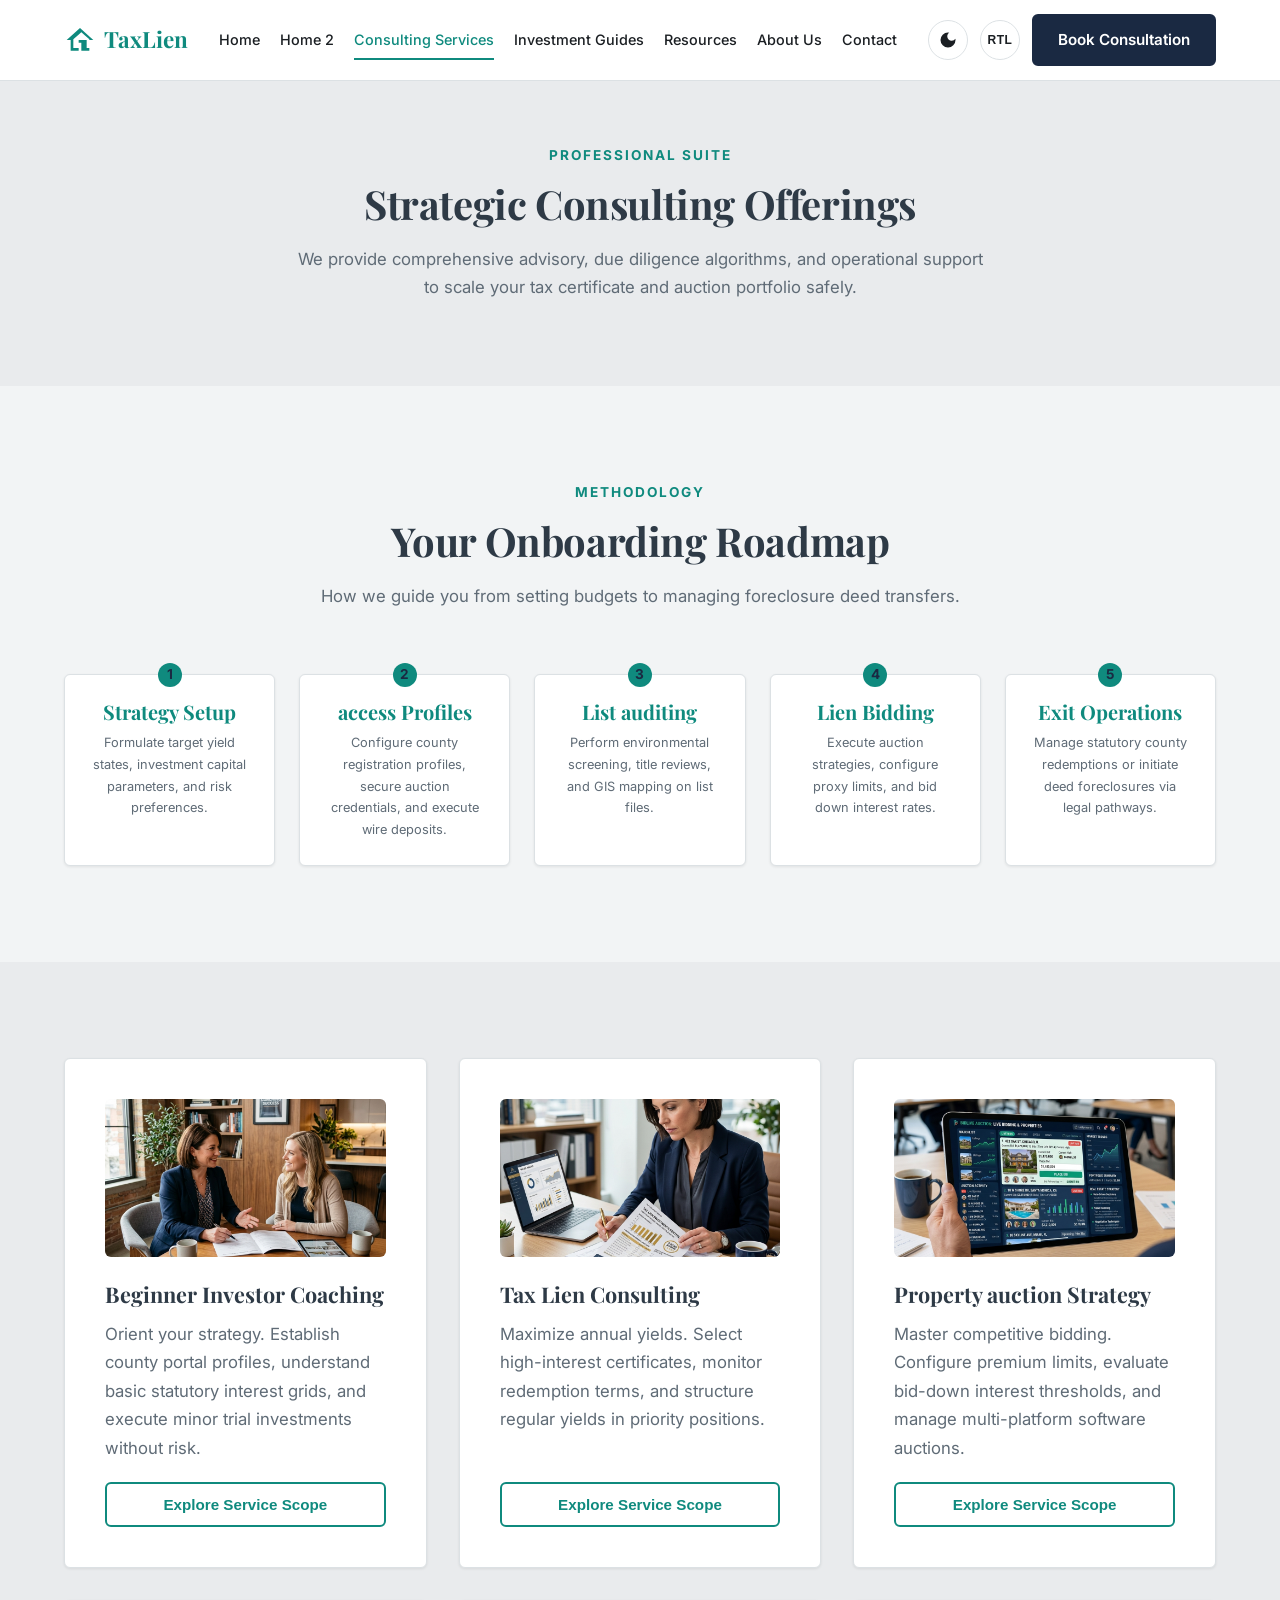
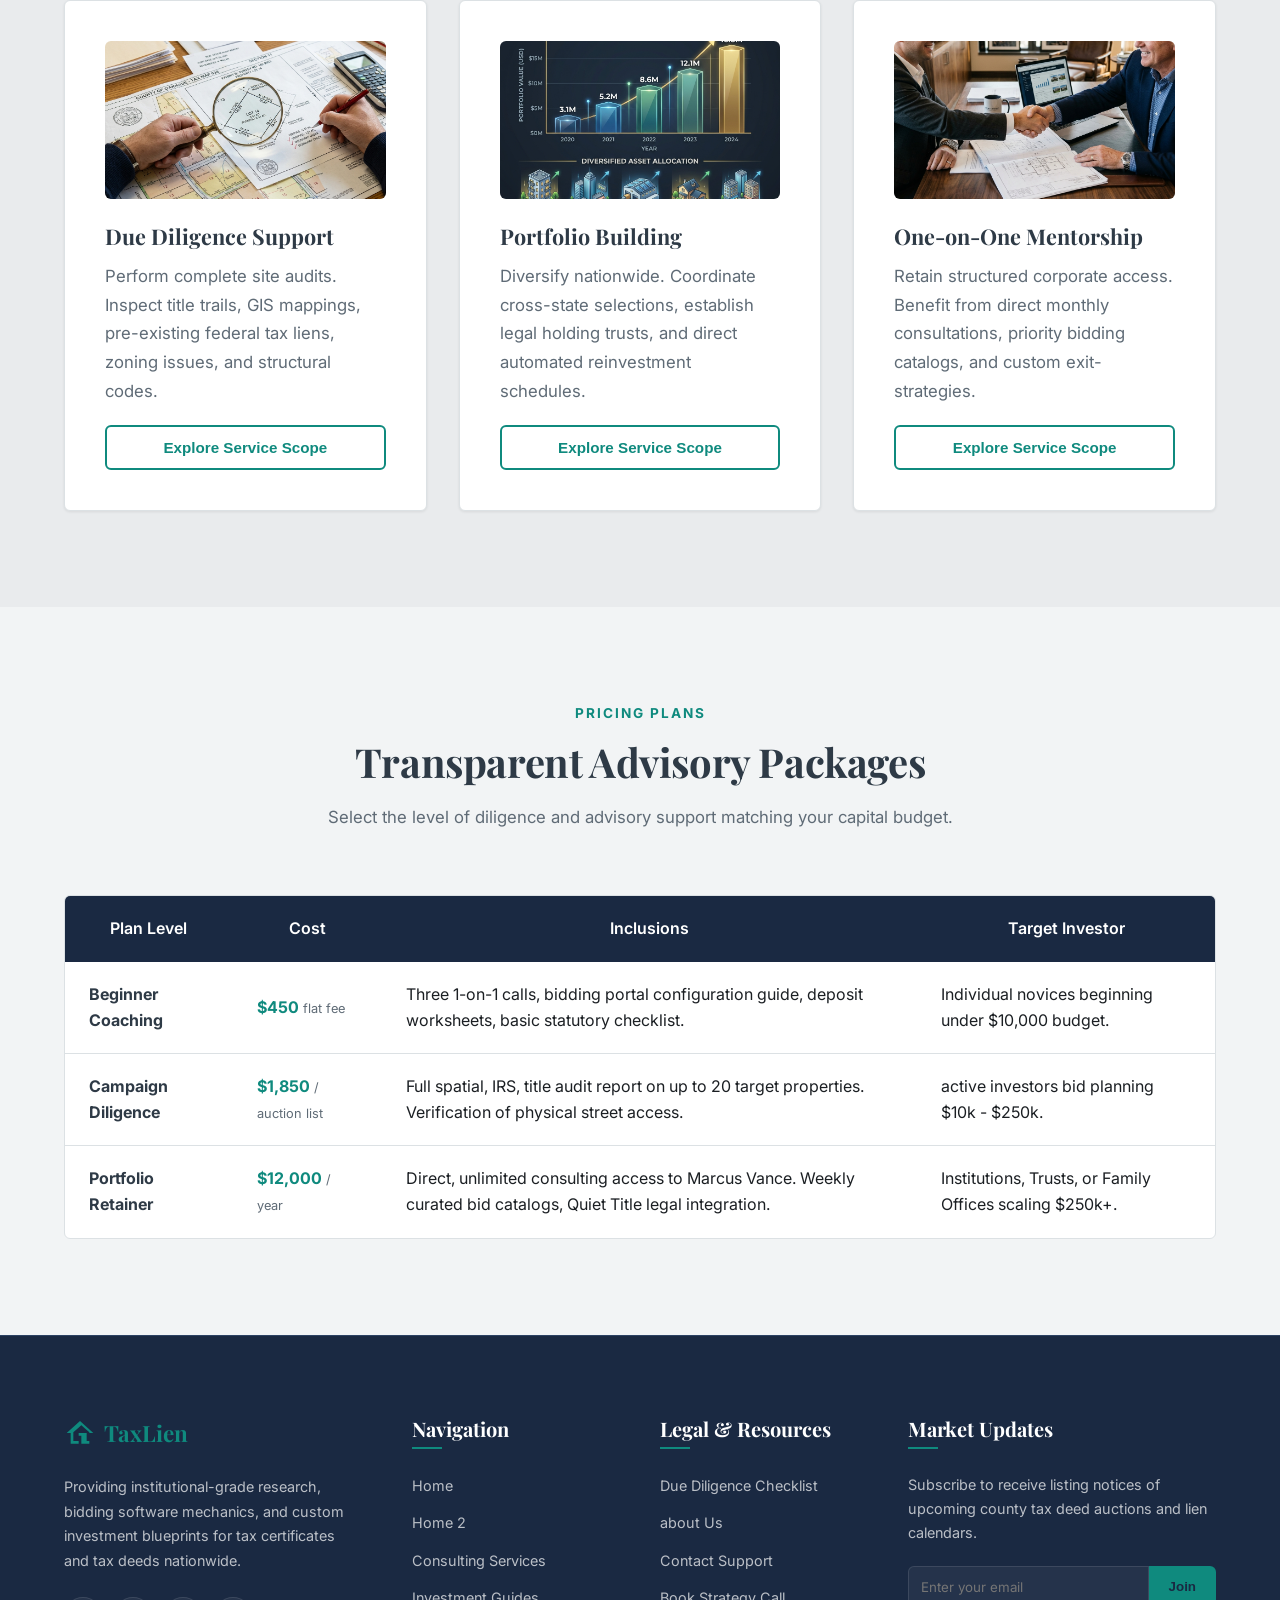
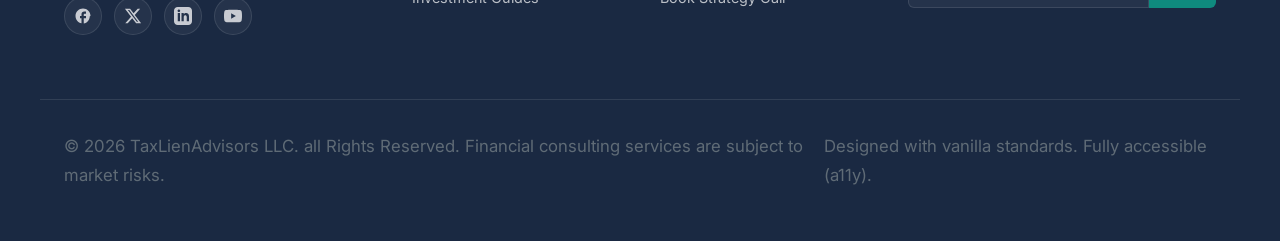
<file: services.html>
<!DOCTYPE html>
<html lang="en" dir="ltr">
<head>
    <meta charset="UTF-8">
    <meta name="viewport" content="width=device-width, initial-scale=1.0">
    <title>Consulting Services | Portfolio advisory | TaxLienAdvisors</title>
    <meta name="description" content="Explore our professional consulting services, including beginner coaching, tax lien due diligence support, bidding strategies, and institutional portfolios.">
    <meta name="keywords" content="tax lien coaching, property title search, auction strategy, real estate mentorship">
    
    <!-- CSS -->
    <link rel="stylesheet" href="styles/main.css?v=1.1">
    
    <!-- Favicon -->
<link rel="icon" type="image/svg+xml" href="favicon.svg">
    
    <style>
        /* Services Specific styles */
        .modal {
            position: fixed;
            inset: 0;
            background-color: rgba(26, 41, 66, 0.85);
            backdrop-filter: blur(8px);
            z-index: 2000;
            display: flex;
            align-items: center;
            justify-content: center;
            opacity: 0;
            pointer-events: none;
            transition: var(--transition);
        }
        .modal.active {
            opacity: 1;
            pointer-events: all;
        }
        .modal-card {
            background-color: var(--bg-surface);
            border: 1px solid var(--border);
            border-radius: var(--border-radius);
            max-width: 600px;
            width: 90%;
            padding: 3rem;
            position: relative;
            transform: translateY(30px);
            transition: var(--transition);
            box-shadow: var(--shadow-lg);
        }
        .modal.active .modal-card {
            transform: translateY(0);
        }
        .modal-close {
            position: absolute;
            top: 1.5rem;
            inset-inline-end: 1.5rem;
            font-size: 1.5rem;
            background: none;
            border: none;
            color: var(--text);
            cursor: pointer;
        }
        .modal-title {
            font-family: var(--font-serif);
            font-size: 1.8rem;
            color: var(--accent);
            margin-bottom: 1rem;
        }
        .modal-body {
            margin-bottom: 2rem;
        }
        .modal-list {
            list-style: none;
            margin-top: 1rem;
            display: flex;
            flex-direction: column;
            gap: 0.75rem;
        }
        .modal-list li {
            display: flex;
            align-items: center;
            gap: 0.75rem;
            font-size: 0.95rem;
        }
        .modal-list svg {
            fill: var(--accent);
            width: 18px;
            height: 18px;
            flex-shrink: 0;
        }
        
        /* Roadmap CSS */
        .roadmap-grid {
            display: grid;
            grid-template-columns: repeat(auto-fit, minmax(180px, 1fr));
            gap: 1.5rem;
            margin-top: 2rem;
            position: relative;
        }
        .roadmap-card {
            background-color: var(--bg-surface);
            border: 1px solid var(--border);
            border-radius: var(--border-radius);
            padding: 1.5rem;
            text-align: center;
            position: relative;
            box-shadow: var(--shadow-sm);
        }
        .roadmap-card::before {
            content: attr(data-step);
            position: absolute;
            top: -12px;
            left: 50%;
            transform: translateX(-50%);
            background-color: var(--accent);
            color: #1A2942;
            width: 24px;
            height: 24px;
            border-radius: 50%;
            font-weight: 700;
            font-size: 0.85rem;
            display: flex;
            align-items: center;
            justify-content: center;
        }
        
        /* Pricing Section */
        .pricing-table-container {
            width: 100%;
            overflow-x: auto;
            border-radius: var(--border-radius);
            border: 1px solid var(--border);
            background-color: var(--bg-surface);
            margin-top: 2rem;
        }
        .pricing-table {
            width: 100%;
            border-collapse: collapse;
            text-align: start;
        }
        .pricing-table th {
            background-color: #1A2942;
            color: #ffffff;
            padding: 1.25rem 1.5rem;
            font-weight: 600;
        }
        [data-theme="dark"] .pricing-table th {
            background-color: #101f42;
        }
        .pricing-table td {
            padding: 1.25rem 1.5rem;
            border-bottom: 1px solid var(--border);
        }
        .pricing-table tr:last-child td {
            border-bottom: none;
        }
    </style>
</head>
<body>

    <!-- Header Navigation -->
    <header>
        <div class="container nav-container">
            <a href="index.html" class="logo">
                <svg viewBox="0 0 24 24"><path d="M12 3L2 12h3v8h6v-6h2v6h6v-8h3L12 3zm0 2.2c2.4 2.1 4.7 4.2 7 6.3v6.5h-2v-6h-6v6H7v-6.5c2.3-2.1 4.6-4.2 7-6.3z"/></svg>
                <span>TaxLien</span>
            </a>
            
            <nav class="nav-menu">
                <a href="index.html" class="nav-link">Home</a>
                <a href="home2.html" class="nav-link">Home 2</a>
                <a href="services.html" class="nav-link active">Consulting Services</a>
                <a href="guides.html" class="nav-link">Investment Guides</a>
                <a href="resources.html" class="nav-link">Resources</a>
                <a href="about.html" class="nav-link">About Us</a>
                <a href="contact.html" class="nav-link">Contact</a>
            </nav>

            <div class="nav-controls">
                <button class="btn-icon theme-toggle" aria-label="Toggle Theme">
                    <svg class="theme-icon-light" viewBox="0 0 24 24" width="20" height="20" fill="currentColor">
                        <path d="M12 7c-2.76 0-5 2.24-5 5s2.24 5 5 5 5-2.24 5-5-2.24-5-5-5zM2 13h2c.55 0 1-.45 1-1s-.45-1-1-1H2c-.55 0-1 .45-1 1s.45 1 1 1zm18 0h2c.55 0 1-.45 1-1s-.45-1-1-1h-2c-.55 0-1 .45-1 1s.45 1 1 1zM11 2v2c0 .55.45 1 1 1s1-.45 1-1V2c0-.55-.45-1-1-1s-1 .45-1 1zm0 18v2c0 .55.45 1 1 1s1-.45 1-1v-2c0-.55-.45-1-1-1s-1 .45-1 1zM5.99 4.58a.996.996 0 0 0-1.41 0 .996.996 0 0 0 0 1.41l1.06 1.06c.39.39 1.03.39 1.41 0s.39-1.03 0-1.41L5.99 4.58zm12.37 12.37a.996.996 0 0 0-1.41 0 .996.996 0 0 0 0 1.41l1.06 1.06c.39.39 1.03.39 1.41 0s.39-1.03 0-1.41l-1.06-1.06zm-1.06-10.96c.39-.39.39-1.03 0-1.41a.996.996 0 0 0-1.41 0l-1.06 1.06c-.39.39-.39 1.03 0 1.41s1.03.39 1.41 0l1.06-1.06zM7.05 18.01c.39-.39.39-1.03 0-1.41a.996.996 0 0 0-1.41 0l-1.06 1.06c-.39.39-.39 1.03 0 1.41s1.03.39 1.41 0l1.06-1.06z"/>
                    </svg>
                    <svg class="theme-icon-dark" viewBox="0 0 24 24" width="20" height="20" fill="currentColor">
                        <path d="M12 3a9 9 0 1 0 9 9c0-.46-.04-.92-.1-1.36a5.38 5.38 0 0 1-4.4 2.26 5.4 5.4 0 0 1-5.4-5.4c0-1.8 1-3.39 2.45-4.2A9 9 0 0 0 12 3z"/>
                    </svg>
                </button>
                <button class="btn-icon rtl-toggle" aria-label="Toggle Direction">
                    <span style="font-weight: 700; font-size: 0.75rem; letter-spacing: 0.5px;">RTL</span>
                </button>
                <a href="booking.html" class="btn btn-primary">Book Consultation</a>
                <button class="hamburger" aria-label="Menu">
                    <span></span>
                    <span></span>
                    <span></span>
                </button>
            </div>
        </div>
    </header>

    <!-- Mobile Navigation Drawer -->
    <div class="mobile-nav">
        <ul class="mobile-menu">
            <li><a href="index.html" class="mobile-link">Home</a></li>
            <li><a href="home2.html" class="mobile-link">Home 2</a></li>
            <li><a href="services.html" class="mobile-link active">Consulting Services</a></li>
            <li><a href="guides.html" class="mobile-link">Investment Guides</a></li>
            <li><a href="resources.html" class="mobile-link">Resources</a></li>
            <li><a href="about.html" class="mobile-link">About Us</a></li>
            <li><a href="contact.html" class="mobile-link">Contact</a></li>
        </ul>
        <a href="booking.html" class="btn btn-cta">Book a Consultation</a>
    </div>

    <!-- Main Content -->
    <main>
        
        <!-- Header banner -->
        <section class="section-bg" style="padding-block: 4rem;">
            <div class="container text-center">
                <div class="section-header" style="margin-bottom: 0;">
                    <span class="section-tag">Professional Suite</span>
                    <h1 class="section-title">Strategic Consulting Offerings</h1>
                    <p>We provide comprehensive advisory, due diligence algorithms, and operational support to scale your tax certificate and auction portfolio safely.</p>
                </div>
            </div>
        </section>

        <!-- NEW SECTION 1: Client Onboarding Roadmap Timeline -->
        <section class="container">
            <div class="section-header animated">
                <span class="section-tag">Methodology</span>
                <h2 class="section-title">Your Onboarding Roadmap</h2>
                <p style="margin-bottom: 0;">How we guide you from setting budgets to managing foreclosure deed transfers.</p>
            </div>
            
            <div class="roadmap-grid">
                <div class="roadmap-card animated" data-step="1">
                    <h4 style="font-family: var(--font-serif); margin-bottom: 0.5rem; color: var(--accent);">Strategy Setup</h4>
                    <p style="font-size: 0.8rem; margin-bottom: 0; color: var(--text-muted);">Formulate target yield states, investment capital parameters, and risk preferences.</p>
                </div>

                <div class="roadmap-card animated" data-step="2">
                    <h4 style="font-family: var(--font-serif); margin-bottom: 0.5rem; color: var(--accent);">access Profiles</h4>
                    <p style="font-size: 0.8rem; margin-bottom: 0; color: var(--text-muted);">Configure county registration profiles, secure auction credentials, and execute wire deposits.</p>
                </div>

                <div class="roadmap-card animated" data-step="3">
                    <h4 style="font-family: var(--font-serif); margin-bottom: 0.5rem; color: var(--accent);">List auditing</h4>
                    <p style="font-size: 0.8rem; margin-bottom: 0; color: var(--text-muted);">Perform environmental screening, title reviews, and GIS mapping on list files.</p>
                </div>

                <div class="roadmap-card animated" data-step="4">
                    <h4 style="font-family: var(--font-serif); margin-bottom: 0.5rem; color: var(--accent);">Lien Bidding</h4>
                    <p style="font-size: 0.8rem; margin-bottom: 0; color: var(--text-muted);">Execute auction strategies, configure proxy limits, and bid down interest rates.</p>
                </div>

                <div class="roadmap-card animated" data-step="5">
                    <h4 style="font-family: var(--font-serif); margin-bottom: 0.5rem; color: var(--accent);">Exit Operations</h4>
                    <p style="font-size: 0.8rem; margin-bottom: 0; color: var(--text-muted);">Manage statutory county redemptions or initiate deed foreclosures via legal pathways.</p>
                </div>
            </div>
        </section>

        <!-- Services Grid -->
        <section class="section-bg">
            <div class="container">
                <div class="card-grid">
                    
                    <div class="card animated">
                        <img src="images/service_beginner.png" alt="Beginner Investor Coaching" class="card-img">
                        <h3 class="card-title">Beginner Investor Coaching</h3>
                        <p>Orient your strategy. Establish county portal profiles, understand basic statutory interest grids, and execute minor trial investments without risk.</p>
                        <button class="btn btn-secondary btn-learn" data-service="beginner" style="margin-top: 1rem; width: 100%;">Explore Service Scope</button>
                    </div>

                    <div class="card animated">
                        <img src="images/service_tax_lien.png" alt="Tax Lien Consulting" class="card-img">
                        <h3 class="card-title">Tax Lien Consulting</h3>
                        <p>Maximize annual yields. Select high-interest certificates, monitor redemption terms, and structure regular yields in priority positions.</p>
                        <button class="btn btn-secondary btn-learn" data-service="tax-lien" style="margin-top: 1rem; width: 100%;">Explore Service Scope</button>
                    </div>

                    <div class="card animated">
                        <img src="images/service_auction_strategy.png" alt="Property auction Strategy" class="card-img">
                        <h3 class="card-title">Property auction Strategy</h3>
                        <p>Master competitive bidding. Configure premium limits, evaluate bid-down interest thresholds, and manage multi-platform software auctions.</p>
                        <button class="btn btn-secondary btn-learn" data-service="auction" style="margin-top: 1rem; width: 100%;">Explore Service Scope</button>
                    </div>

                    <div class="card animated">
                        <img src="images/service_due_diligence.png" alt="Due Diligence Support" class="card-img">
                        <h3 class="card-title">Due Diligence Support</h3>
                        <p>Perform complete site audits. Inspect title trails, GIS mappings, pre-existing federal tax liens, zoning issues, and structural codes.</p>
                        <button class="btn btn-secondary btn-learn" data-service="due-diligence" style="margin-top: 1rem; width: 100%;">Explore Service Scope</button>
                    </div>

                    <div class="card animated">
                        <img src="images/service_portfolio_building.png" alt="Portfolio Building" class="card-img">
                        <h3 class="card-title">Portfolio Building</h3>
                        <p>Diversify nationwide. Coordinate cross-state selections, establish legal holding trusts, and direct automated reinvestment schedules.</p>
                        <button class="btn btn-secondary btn-learn" data-service="portfolio" style="margin-top: 1rem; width: 100%;">Explore Service Scope</button>
                    </div>

                    <div class="card animated">
                        <img src="images/service_mentorship.png" alt="One-on-One Mentorship" class="card-img">
                        <h3 class="card-title">One-on-One Mentorship</h3>
                        <p>Retain structured corporate access. Benefit from direct monthly consultations, priority bidding catalogs, and custom exit-strategies.</p>
                        <button class="btn btn-secondary btn-learn" data-service="mentorship" style="margin-top: 1rem; width: 100%;">Explore Service Scope</button>
                    </div>
                    
                </div>
            </div>
        </section>

        <!-- NEW SECTION 2: Pricing Packages comparison -->
        <section class="container">
            <div class="section-header animated">
                <span class="section-tag">Pricing Plans</span>
                <h2 class="section-title">Transparent Advisory Packages</h2>
                <p style="margin-bottom: 0;">Select the level of diligence and advisory support matching your capital budget.</p>
            </div>
            
            <div class="pricing-table-container">
                <table class="pricing-table">
                    <thead>
                        <tr>
                            <th>Plan Level</th>
                            <th>Cost</th>
                            <th>Inclusions</th>
                            <th>Target Investor</th>
                        </tr>
                    </thead>
                    <tbody>
                        <tr>
                            <td style="font-weight:700; color: var(--primary);">Beginner Coaching</td>
                            <td style="font-weight:700; color: var(--accent);">$450 <span style="font-size:0.8rem; font-weight:normal; color:var(--text-muted);">flat fee</span></td>
                            <td>Three 1-on-1 calls, bidding portal configuration guide, deposit worksheets, basic statutory checklist.</td>
                            <td>Individual novices beginning under $10,000 budget.</td>
                        </tr>
                        <tr>
                            <td style="font-weight:700; color: var(--primary);">Campaign Diligence</td>
                            <td style="font-weight:700; color: var(--accent);">$1,850 <span style="font-size:0.8rem; font-weight:normal; color:var(--text-muted);">/ auction list</span></td>
                            <td>Full spatial, IRS, title audit report on up to 20 target properties. Verification of physical street access.</td>
                            <td>active investors bid planning $10k - $250k.</td>
                        </tr>
                        <tr>
                            <td style="font-weight:700; color: var(--primary);">Portfolio Retainer</td>
                            <td style="font-weight:700; color: var(--accent);">$12,000 <span style="font-size:0.8rem; font-weight:normal; color:var(--text-muted);">/ year</span></td>
                            <td>Direct, unlimited consulting access to Marcus Vance. Weekly curated bid catalogs, Quiet Title legal integration.</td>
                            <td>Institutions, Trusts, or Family Offices scaling $250k+.</td>
                        </tr>
                    </tbody>
                </table>
            </div>
        </section>

        <!-- Dynamic Service Modals -->
        <div class="modal" id="service-modal">
            <div class="modal-card">
                <button class="modal-close" id="modal-close-btn">&times;</button>
                <div class="modal-title" id="modal-title">Service Details</div>
                <div class="modal-body" id="modal-content">
                    Loading service description...
                </div>
                <div style="display:flex; justify-content: flex-end; gap: 1rem;">
                    <button class="btn btn-secondary" id="modal-back-btn">Close</button>
                    <a href="booking.html" class="btn btn-primary">Book consultation</a>
                </div>
            </div>
        </div>

    </main>

    <!-- Footer -->
    <footer>
        <div class="container footer-grid">
            <div class="footer-col">
                <a href="index.html" class="logo" style="color:#ffffff; margin-bottom: 1.5rem;">
                    <svg viewBox="0 0 24 24"><path d="M12 3L2 12h3v8h6v-6h2v6h6v-8h3L12 3zm0 2.2c2.4 2.1 4.7 4.2 7 6.3v6.5h-2v-6h-6v6H7v-6.5c2.3-2.1 4.6-4.2 7-6.3z"/></svg>
                    <span>TaxLien</span>
                </a>
                <p>Providing institutional-grade research, bidding software mechanics, and custom investment blueprints for tax certificates and tax deeds nationwide.</p>
            </div>
            <div class="footer-col">
                <h3>Navigation</h3>
                <ul class="footer-links">
                    <li><a href="index.html">Home</a></li>
                    <li><a href="home2.html">Home 2</a></li>
                    <li><a href="services.html">Consulting Services</a></li>
                    <li><a href="guides.html">Investment Guides</a></li>
                </ul>
            </div>
            <div class="footer-col">
                <h3>Legal & Resources</h3>
                <ul class="footer-links">
                    <li><a href="resources.html">Due Diligence Checklist</a></li>
                    <li><a href="about.html">about Us</a></li>
                    <li><a href="contact.html">Contact Support</a></li>
                    <li><a href="booking.html">Book Strategy Call</a></li>
                </ul>
            </div>
            <div class="footer-col">
                <h3>Market Updates</h3>
                <p>Subscribe to receive listing notices of upcoming county tax deed auctions and lien calendars.</p>
                <div class="footer-newsletter">
                    <input type="email" placeholder="Enter your email" aria-label="Newsletter email">
                    <button type="button" aria-label="Subscribe">Join</button>
                </div>
            </div>
        </div>
        <div class="container footer-bottom">
            <p>&copy; 2026 TaxLienAdvisors LLC. all Rights Reserved. Financial consulting services are subject to market risks.</p>
            <p>Designed with vanilla standards. Fully accessible (a11y).</p>
        </div>
    </footer>

    <!-- JS -->
    <script src="js/main.js" defer></script>
    <script>
        document.addEventListener('DOMContentLoaded', () => {
            // Modals dataset
            const serviceDetails = {
                'beginner': {
                    title: 'Beginner Investor Coaching',
                    body: '<p>Ideal for individuals seeking to enter the tax lien space with low initial capital. Our coach walks you through terminology, local statutes, and setting up county bidding portal structures.</p><ul class="modal-list"><li><svg viewBox="0 0 24 24"><path d="M9 16.17L4.83 12l-1.42 1.41L9 19 21 7l-1.41-1.41z"/></svg>Three 1-on-1 coaching sessions</li><li><svg viewBox="0 0 24 24"><path d="M9 16.17L4.83 12l-1.42 1.41L9 19 21 7l-1.41-1.41z"/></svg>Step-by-step auction profile setup</li><li><svg viewBox="0 0 24 24"><path d="M9 16.17L4.83 12l-1.42 1.41L9 19 21 7l-1.41-1.41z"/></svg>Small capital portfolio allocation models</li></ul>'
                },
                'tax-lien': {
                    title: 'Tax Lien Certificate Consulting',
                    body: '<p>advanced strategies to identify and buy tax lien certificates that generate consistent yields (up to 18%-36% statutory interest rates). We help evaluate counties, redemption periods, and bidding interest thresholds.</p><ul class="modal-list"><li><svg viewBox="0 0 24 24"><path d="M9 16.17L4.83 12l-1.42 1.41L9 19 21 7l-1.41-1.41z"/></svg>Interest calculation metrics spreadsheet</li><li><svg viewBox="0 0 24 24"><path d="M9 16.17L4.83 12l-1.42 1.41L9 19 21 7l-1.41-1.41z"/></svg>Redemption tracking systems</li><li><svg viewBox="0 0 24 24"><path d="M9 16.17L4.83 12l-1.42 1.41L9 19 21 7l-1.41-1.41z"/></svg>Priority lien certificate lists</li></ul>'
                },
                'auction': {
                    title: 'Property auction Strategy',
                    body: '<p>Prepare to bid on both tax liens and tax deeds. We show you how online platform systems (e.g., Realauction, GovEase, Bid4assets) manage queues, bid increments, deposits, and proxy rules.</p><ul class="modal-list"><li><svg viewBox="0 0 24 24"><path d="M9 16.17L4.83 12l-1.42 1.41L9 19 21 7l-1.41-1.41z"/></svg>Proxy bid simulator rules training</li><li><svg viewBox="0 0 24 24"><path d="M9 16.17L4.83 12l-1.42 1.41L9 19 21 7l-1.41-1.41z"/></svg>Deposit and wire transfer coordination</li><li><svg viewBox="0 0 24 24"><path d="M9 16.17L4.83 12l-1.42 1.41L9 19 21 7l-1.41-1.41z"/></svg>Overbid prevention guardrails</li></ul>'
                },
                'due-diligence': {
                    title: 'Due Diligence Support',
                    body: '<p>a multi-factor audit on prospective properties. We analyze GIS maps, survey easements, evaluate prior tax schedules, check for IRS tax claims, check municipal code structures, and environmental liabilities.</p><ul class="modal-list"><li><svg viewBox="0 0 24 24"><path d="M9 16.17L4.83 12l-1.42 1.41L9 19 21 7l-1.41-1.41z"/></svg>GIS spatial and physical access audits</li><li><svg viewBox="0 0 24 24"><path d="M9 16.17L4.83 12l-1.42 1.41L9 19 21 7l-1.41-1.41z"/></svg>Quiet Title action feasibility checks</li><li><svg viewBox="0 0 24 24"><path d="M9 16.17L4.83 12l-1.42 1.41L9 19 21 7l-1.41-1.41z"/></svg>Comprehensive custom PDF reports on target assets</li></ul>'
                },
                'portfolio': {
                    title: 'Portfolio Building & Scaling',
                    body: '<p>Build a secure, diversified, cash-flowing portfolio across multiple state jurisdictions. Setup holding corporations or trusts to manage lien assignments and quiet title foreclosures.</p><ul class="modal-list"><li><svg viewBox="0 0 24 24"><path d="M9 16.17L4.83 12l-1.42 1.41L9 19 21 7l-1.41-1.41z"/></svg>Multi-state yield maps</li><li><svg viewBox="0 0 24 24"><path d="M9 16.17L4.83 12l-1.42 1.41L9 19 21 7l-1.41-1.41z"/></svg>Legal LLC holding configurations advice</li><li><svg viewBox="0 0 24 24"><path d="M9 16.17L4.83 12l-1.42 1.41L9 19 21 7l-1.41-1.41z"/></svg>automated redemption rollover pathways</li></ul>'
                },
                'mentorship': {
                    title: 'One-on-One Corporate Mentorship',
                    body: '<p>Our premier retainer program. Gain priority, unlimited access to senior auction consultants, weekly asset lists filtered for high redemption probability, and custom tax legal exits.</p><ul class="modal-list"><li><svg viewBox="0 0 24 24"><path d="M9 16.17L4.83 12l-1.42 1.41L9 19 21 7l-1.41-1.41z"/></svg>Weekly direct phone and Zoom priority</li><li><svg viewBox="0 0 24 24"><path d="M9 16.17L4.83 12l-1.42 1.41L9 19 21 7l-1.41-1.41z"/></svg>On-call due diligence evaluations (up to 30 properties/mo)</li><li><svg viewBox="0 0 24 24"><path d="M9 16.17L4.83 12l-1.42 1.41L9 19 21 7l-1.41-1.41z"/></svg>Lien foreclosure legal integration</li></ul>'
                }
            };

            const modal = document.getElementById('service-modal');
            const modalTitle = document.getElementById('modal-title');
            const modalContent = document.getElementById('modal-content');
            const closeBtn = document.getElementById('modal-close-btn');
            const backBtn = document.getElementById('modal-back-btn');
            const learnBtns = document.querySelectorall('.btn-learn');

            const openModal = (serviceKey) => {
                const details = serviceDetails[serviceKey];
                if (details) {
                    modalTitle.textContent = details.title;
                    modalContent.innerHTML = details.body;
                    modal.classList.add('active');
                }
            };

            const closeModal = () => {
                modal.classList.remove('active');
            };

            learnBtns.forEach(btn => {
                btn.addEventListener('click', () => {
                    const service = btn.getattribute('data-service');
                    openModal(service);
                });
            });

            closeBtn.addEventListener('click', closeModal);
            backBtn.addEventListener('click', closeModal);
            modal.addEventListener('click', (e) => {
                if (e.target === modal) {
                    closeModal();
                }
            });
        });
    </script>
</body>
</html>
</file>
<file: styles/main.css>
@import url('https://fonts.googleapis.com/css2?family=Inter:wght@300;400;500;600;700&family=Playfair+Display:ital,wght@0,400;0,600;0,700;1,400&display=swap');

:root {
    --primary: #2E3A46;
    --primary-rgb: 46, 58, 70;
    --secondary: #4A5D70;
    --accent: #0F8A7E;
    --accent-hover: #14A99B;
    --accent-rgb: 15, 138, 126;
    
    --bg: #F2F4F5;
    --bg-surface: #FFFFFF;
    --bg-secondary: #E9EBED;
    --bg-navbar: rgba(255, 255, 255, 0.95);
    
    --text: #1B1F23;
    --text-muted: #5F6B76;
    --text-inverse: #FFFFFF;
    
    --border: #DCE1E4;
    
    --shadow-sm: 0 1px 3px rgba(0, 0, 0, 0.08);
    --shadow-md: 0 4px 6px -1px rgba(0, 0, 0, 0.08), 0 2px 4px -1px rgba(0, 0, 0, 0.04);
    --shadow-lg: 0 10px 15px -3px rgba(0, 0, 0, 0.08), 0 4px 6px -2px rgba(0, 0, 0, 0.04);
    --shadow-gold: 0 10px 30px -10px rgba(184, 153, 102, 0.2);
    
    --font-serif: 'Playfair Display', Georgia, serif;
    --font-sans: 'Inter', system-ui, -apple-system, sans-serif;
    
    --transition: all 0.3s cubic-bezier(0.4, 0, 0.2, 1);
    --border-radius: 6px;
}

[data-theme="dark"] {
    --primary: #E8ECEE; /* Kept light for heading text readability, using Primary #243038 for header backgrounds if needed */
    --primary-dark: #243038; 
    --secondary: #3B4E59;
    --bg: #12181D;
    --bg-surface: #1B2329;
    --bg-secondary: #161D23;
    --bg-navbar: rgba(27, 35, 41, 0.95); /* matching surface */
    
    --text: #E8ECEE;
    --text-muted: #8C99A3;
    --text-inverse: #1B1F23;
    
    --border: #2C3941;
    
    --shadow-sm: 0 1px 3px rgba(0,0,0,0.3);
    --shadow-md: 0 4px 6px -1px rgba(0,0,0,0.4), 0 2px 4px -1px rgba(0,0,0,0.3);
    --shadow-lg: 0 10px 20px -3px rgba(0,0,0,0.4), 0 4px 6px -2px rgba(0,0,0,0.3);
    --shadow-gold: 0 10px 30px -10px rgba(184, 153, 102, 0.15);
}

/* Base Styles */
*, *::before, *::after {
    box-sizing: border-box;
    margin: 0;
    padding: 0;
}

html {
    scroll-behavior: smooth;
    font-size: 16px;
}

body {
    font-family: var(--font-sans);
    background-color: var(--bg);
    color: var(--text);
    line-height: 1.6;
    overflow-x: hidden;
    transition: background-color 0.3s ease, color 0.3s ease;
}

/* Typography */
h1, h2, h3, h4, h5, h6 {
    font-family: var(--font-serif);
    font-weight: 700;
    color: var(--primary);
    line-height: 1.25;
}

h1 { font-size: 3rem; letter-spacing: -0.02em; }
h2 { font-size: 2.25rem; letter-spacing: -0.01em; margin-bottom: 1.25rem; }
h3 { font-size: 1.5rem; }
h4 { font-size: 1.25rem; }

[data-theme="dark"] h1, 
[data-theme="dark"] h2, 
[data-theme="dark"] h3, 
[data-theme="dark"] h4 {
    color: #ffffff;
}

p {
    margin-bottom: 1.25rem;
    color: var(--text-muted);
    font-size: 1.05rem;
    line-height: 1.7;
}

a {
    color: inherit;
    text-decoration: none;
    transition: var(--transition);
}

/* Utility Containers */
.container {
    width: 100%;
    max-width: 1200px;
    margin-inline: auto;
    padding-inline: 1.5rem;
}

/* Header & Navigation */
header {
    position: sticky;
    top: 0;
    z-index: 1000;
    background-color: var(--bg-navbar);
    border-bottom: 1px solid var(--border);
    backdrop-filter: blur(12px);
    transition: var(--transition);
}

header.scrolled {
    box-shadow: var(--shadow-md);
}

.nav-container {
    display: flex;
    justify-content: space-between;
    align-items: center;
    height: 80px;
}

.logo {
    display: flex;
    align-items: center;
    gap: 0.5rem;
    font-family: var(--font-serif);
    font-size: 1.4rem;
    font-weight: 700;
    color: #1A2942;
    flex-shrink: 0;
    white-space: nowrap;
}

[data-theme="dark"] .logo {
    color: #ffffff;
}

.logo span {
    color: var(--accent);
}

.logo svg {
    width: 32px;
    height: 32px;
    fill: var(--accent);
}

.nav-menu {
    display: flex;
    align-items: center;
    gap: 1.25rem;
    list-style: none;
    flex-shrink: 1;
}

.nav-link {
    font-size: 0.9rem;
    font-weight: 500;
    color: var(--text);
    position: relative;
    padding-block: 0.5rem;
    white-space: nowrap;
}

.nav-link::after {
    content: '';
    position: absolute;
    bottom: 0;
    left: 50%;
    transform: translateX(-50%);
    width: 0;
    height: 2px;
    background-color: var(--accent);
    transition: var(--transition);
}

.nav-link:hover::after,
.nav-link.active::after {
    width: 100%;
}

.nav-link:hover,
.nav-link.active {
    color: var(--accent);
}

/* Controls */
.nav-controls {
    display: flex;
    align-items: center;
    gap: 0.75rem;
    flex-shrink: 0;
}

.btn-icon {
    background: none;
    border: 1px solid var(--border);
    width: 40px;
    height: 40px;
    border-radius: 50%;
    cursor: pointer;
    display: flex;
    align-items: center;
    justify-content: center;
    color: var(--text);
    transition: var(--transition);
}

.btn-icon:hover {
    background-color: var(--border);
    border-color: var(--accent);
    color: var(--accent);
}

.btn-icon svg {
    width: 20px;
    height: 20px;
    fill: currentColor;
    transition: transform 0.5s cubic-bezier(0.68, -0.55, 0.265, 1.55);
}

.btn-icon:hover svg {
    transform: rotate(45deg) scale(1.1);
}

/* Hide theme icons appropriately */
.theme-icon-light,
.theme-icon-dark {
    display: none;
}

[data-theme="dark"] .theme-icon-light {
    display: block;
}

html:not([data-theme="dark"]) .theme-icon-dark {
    display: block;
}

/* Buttons */
.btn {
    display: inline-flex;
    align-items: center;
    justify-content: center;
    padding: 0.75rem 1.5rem;
    font-size: 0.95rem;
    font-weight: 600;
    border-radius: var(--border-radius);
    cursor: pointer;
    transition: transform 0.3s cubic-bezier(0.175, 0.885, 0.32, 1.275), box-shadow 0.3s ease, background-color 0.3s ease, border-color 0.3s ease, color 0.3s ease;
    border: 2px solid transparent;
    gap: 0.5rem;
}

.btn-primary {
    background-color: #1A2942;
    color: #ffffff;
    border-color: #1A2942;
}

.btn-primary:hover {
    background-color: var(--accent);
    border-color: var(--accent);
    color: #1A2942;
    box-shadow: var(--shadow-gold);
    transform: translateY(-2px);
}

[data-theme="dark"] .btn-primary {
    background-color: var(--accent);
    color: #1A2942;
    border-color: var(--accent);
}

[data-theme="dark"] .btn-primary:hover {
    background-color: #ffffff;
    border-color: #ffffff;
    color: #1A2942;
    box-shadow: 0 10px 30px rgba(255, 255, 255, 0.1);
}

.btn-secondary {
    background: transparent;
    border-color: var(--accent);
    color: var(--accent);
}

.btn-secondary:hover {
    background-color: var(--accent);
    color: #1A2942;
    transform: translateY(-2px);
}

.btn-cta {
    background-color: var(--accent);
    color: #1A2942;
    border-color: var(--accent);
}

.btn-cta:hover {
    background-color: #ffffff;
    color: #1A2942;
    border-color: #ffffff;
    box-shadow: var(--shadow-md);
    transform: translateY(-2px);
}

/* Hamburger Menu */
.hamburger {
    display: none;
    flex-direction: column;
    gap: 6px;
    background: none;
    border: none;
    cursor: pointer;
    width: 30px;
    z-index: 1001;
}

.hamburger span {
    display: block;
    width: 100%;
    height: 3px;
    background-color: var(--text);
    border-radius: 2px;
    transition: var(--transition);
}

/* Mobile Slide-in Menu */
.mobile-nav {
    position: fixed;
    top: 0;
    inset-inline-end: -100%;
    width: 320px;
    height: 100vh;
    background-color: var(--bg-surface);
    box-shadow: var(--shadow-lg);
    z-index: 999;
    padding: 100px 2rem 2rem 2rem;
    display: flex;
    flex-direction: column;
    gap: 2rem;
    transition: var(--transition);
}

.mobile-nav.active {
    inset-inline-end: 0;
}

.mobile-menu {
    list-style: none;
    display: flex;
    flex-direction: column;
    gap: 1.5rem;
}

.mobile-link {
    font-size: 1.15rem;
    font-weight: 600;
    color: var(--text);
}

.mobile-link:hover,
.mobile-link.active {
    color: var(--accent);
}

/* Sections */
section {
    padding-block: 6rem;
}

.section-bg {
    background-color: var(--bg-secondary);
}

.section-header {
    text-align: center;
    max-width: 700px;
    margin-inline: auto;
    margin-bottom: 4rem;
}

.section-tag {
    color: var(--accent);
    text-transform: uppercase;
    font-size: 0.85rem;
    font-weight: 700;
    letter-spacing: 2px;
    display: block;
    margin-bottom: 0.75rem;
}

.section-title {
    font-size: 2.5rem;
    margin-bottom: 1rem;
    letter-spacing: -0.01em;
}

/* Hero Section */
.hero {
    display: flex;
    align-items: center;
    min-height: calc(100vh - 80px);
    background: linear-gradient(135deg, rgba(255, 255, 255, 0.9) 0%, rgba(248, 250, 252, 0.85) 100%), 
                url("../images/hero_dark.png");
    background-size: cover;
    background-position: center;
    color: var(--text);
    padding-block: 4rem;
}

[data-theme="dark"] .hero {
    background: linear-gradient(135deg, rgba(7, 13, 25, 0.95) 0%, rgba(16, 31, 66, 0.9) 100%),
                url("../images/hero_dark.png");
    background-size: cover;
    background-position: center;
    color: #ffffff;
}

[data-theme="dark"] .hero-content h1 {
    color: #ffffff;
}

[data-theme="dark"] .hero-content p {
    color: rgba(255, 255, 255, 0.85);
}

[data-theme="dark"] .stat-item p {
    color: rgba(255, 255, 255, 0.7);
}

[data-theme="dark"] .hero-card {
    background: rgba(255, 255, 255, 0.05);
    border: 1px solid rgba(255, 255, 255, 0.1);
    box-shadow: 0 20px 50px rgba(0, 0, 0, 0.3);
}

[data-theme="dark"] .hero-card h3 {
    color: #ffffff;
}

[data-theme="dark"] .hero-card-list li {
    color: #ffffff;
}

[data-theme="dark"] .hero-card-desc {
    color: rgba(255, 255, 255, 0.75);
}

.hero-grid {
    display: grid;
    grid-template-columns: 1.2fr 0.8fr;
    gap: 4rem;
    align-items: center;
}

.hero-content h1 {
    font-size: 3.5rem;
    color: var(--primary);
    margin-bottom: 1.5rem;
}

.hero-content h1 span {
    color: var(--accent);
}

.hero-content p {
    font-size: 1.15rem;
    color: var(--text-muted);
    margin-bottom: 2.5rem;
}

.hero-buttons {
    display: flex;
    gap: 1rem;
    flex-wrap: wrap;
    margin-bottom: 3.5rem;
}

.hero-stats {
    display: flex;
    gap: 3rem;
}

.stat-item h3 {
    font-size: 2.5rem;
    color: var(--accent);
    margin-bottom: 0.25rem;
}

.stat-item p {
    font-size: 0.9rem;
    color: var(--text-muted);
    margin-bottom: 0;
}

.hero-visual {
    position: relative;
    display: flex;
    justify-content: center;
    align-items: center;
}

@keyframes goldGlow {
    0% { box-shadow: 0 20px 50px rgba(0, 0, 0, 0.3), 0 0 0 0px rgba(184, 153, 102, 0.15); }
    50% { box-shadow: 0 20px 50px rgba(0, 0, 0, 0.3), 0 0 20px 6px rgba(184, 153, 102, 0.35); }
    100% { box-shadow: 0 20px 50px rgba(0, 0, 0, 0.3), 0 0 0 0px rgba(184, 153, 102, 0.15); }
}

.hero-card {
    background: rgba(26, 41, 66, 0.02);
    border: 1px solid rgba(26, 41, 66, 0.08);
    backdrop-filter: blur(16px);
    border-radius: 12px;
    padding: 2rem;
    width: 100%;
    max-width: 400px;
    box-shadow: var(--shadow-md);
    position: relative;
    animation: goldGlow 4s infinite alternate ease-in-out;
}

.hero-card::before {
    content: '';
    position: absolute;
    top: -2px;
    left: -2px;
    right: -2px;
    bottom: -2px;
    border-radius: 14px;
    background: linear-gradient(45deg, var(--accent), transparent, var(--accent));
    z-index: -1;
    opacity: 0.3;
}

.card-tag {
    background-color: rgba(184, 153, 102, 0.2);
    color: var(--accent);
    font-weight: 700;
    padding: 0.25rem 0.75rem;
    font-size: 0.8rem;
    border-radius: 50px;
    text-transform: uppercase;
    display: inline-block;
    margin-bottom: 1rem;
}

.hero-card h3 {
    color: var(--primary);
    font-size: 1.5rem;
    margin-bottom: 1rem;
}

.hero-card-desc {
    color: var(--text-muted);
}

.hero-card-list {
    list-style: none;
    display: flex;
    flex-direction: column;
    gap: 0.75rem;
}

.hero-card-list li {
    display: flex;
    align-items: center;
    gap: 0.75rem;
    font-size: 0.95rem;
}

.hero-card-list svg {
    fill: var(--accent);
    width: 18px;
    height: 18px;
    flex-shrink: 0;
}

/* Card Grids */
.card-grid {
    display: grid;
    grid-template-columns: repeat(auto-fit, minmax(320px, 1fr));
    gap: 2rem;
}

.card {
    background-color: var(--bg-surface);
    border: 1px solid var(--border);
    border-radius: var(--border-radius);
    padding: 2.5rem;
    transition: transform 0.4s cubic-bezier(0.165, 0.84, 0.44, 1), box-shadow 0.4s cubic-bezier(0.165, 0.84, 0.44, 1), border-color 0.4s ease;
    box-shadow: var(--shadow-sm);
    position: relative;
    overflow: hidden;
    display: flex;
    flex-direction: column;
}

.card .btn-learn {
    margin-top: auto !important;
}

.card::after {
    content: '';
    position: absolute;
    top: 0;
    left: 0;
    width: 100%;
    height: 4px;
    background-color: var(--accent);
    transform: scaleX(0);
    transform-origin: left;
    transition: var(--transition);
}

.card:hover::after {
    transform: scaleX(1);
}

.card:hover {
    transform: translateY(-6px);
    box-shadow: var(--shadow-lg);
    border-color: var(--accent);
}

.card-icon {
    width: 60px;
    height: 60px;
    background-color: rgba(184, 153, 102, 0.1);
    border-radius: var(--border-radius);
    display: flex;
    align-items: center;
    justify-content: center;
    margin-bottom: 1.5rem;
    color: var(--accent);
}

.card-icon svg {
    width: 30px;
    height: 30px;
    fill: currentColor;
}

.card-img {
    width: 100%;
    height: auto;
    aspect-ratio: 16 / 9;
    max-height: 200px;
    object-fit: cover;
    border-radius: var(--border-radius);
    margin-bottom: 1.5rem;
    display: block;
}

.card-title {
    font-size: 1.35rem;
    margin-bottom: 0.75rem;
    font-family: var(--font-serif);
}

/* Two Column Layouts */
.two-col-layout {
    display: grid;
    grid-template-columns: 1fr 1fr;
    gap: 4rem;
    align-items: center;
}

.col-image {
    position: relative;
    border-radius: var(--border-radius);
    overflow: hidden;
    box-shadow: var(--shadow-lg);
    aspect-ratio: 4/3;
    background-color: var(--secondary);
    display: flex;
    align-items: center;
    justify-content: center;
    color: var(--accent);
}

.col-image svg {
    width: 80px;
    height: 80px;
    opacity: 0.3;
}

.col-image::before {
    content: '';
    position: absolute;
    inset: 0;
    border: 8px solid var(--accent);
    opacity: 0.15;
    z-index: 1;
    pointer-events: none;
}

/* Success Stories Timeline/List */
.success-stories {
    display: flex;
    flex-direction: column;
    gap: 2rem;
}

.story-card {
    display: grid;
    grid-template-columns: 350px 1fr;
    border: 1px solid var(--border);
    border-radius: var(--border-radius);
    overflow: hidden;
    background-color: var(--bg-surface);
    box-shadow: var(--shadow-sm);
}

.story-img-placeholder {
    background-color: #1A2942;
    color: var(--accent);
    display: flex;
    flex-direction: column;
    justify-content: center;
    align-items: center;
    font-family: var(--font-serif);
    padding: 2rem;
    text-align: center;
    gap: 1rem;
}

.story-img-placeholder svg {
    width: 50px;
    height: 50px;
}

.story-body {
    padding: 2.5rem;
    display: flex;
    flex-direction: column;
    justify-content: space-between;
}

.story-metrics {
    display: flex;
    gap: 2rem;
    border-top: 1px solid var(--border);
    padding-top: 1.5rem;
    margin-top: 1.5rem;
}

.metric-box h4 {
    font-size: 1.4rem;
    color: var(--accent);
}

.metric-box span {
    font-size: 0.8rem;
    color: var(--text-muted);
}

/* Video Hero Section (Home 2) */
.video-hero {
    position: relative;
    height: 85vh;
    display: flex;
    align-items: center;
    justify-content: center;
    overflow: hidden;
    color: var(--text);
    text-align: center;
}

.video-placeholder {
    position: absolute;
    inset: 0;
    background: linear-gradient(to bottom, rgba(255, 255, 255, 0.7), rgba(248, 250, 252, 0.6)),
                url("../images/hero_dark.png");
    background-size: cover;
    background-position: center;
    z-index: -1;
    display: flex;
    justify-content: center;
    align-items: center;
}

[data-theme="dark"] .video-placeholder {
    background: linear-gradient(to bottom, rgba(7, 13, 25, 0.7), rgba(7, 13, 25, 0.5)),
                url("../images/hero_dark.png");
    background-size: cover;
    background-position: center;
}

.video-animation {
    width: 150%;
    height: 150%;
    opacity: 0.05;
    background-image: 
        radial-gradient(circle at 20% 30%, var(--accent) 1px, transparent 1px),
        radial-gradient(circle at 75% 60%, var(--accent) 2px, transparent 2px);
    background-size: 80px 80px;
    animation: panbg 30s linear infinite;
}

@keyframes panbg {
    from { background-position: 0 0; }
    to { background-position: 1000px 500px; }
}

.video-hero-content {
    max-width: 800px;
    padding-inline: 1.5rem;
}

.video-hero-content h1 {
    font-size: 3.5rem;
    color: var(--primary);
    margin-bottom: 1.5rem;
}

.video-hero-content h1 span {
    color: var(--accent);
}

.video-hero-content p {
    color: var(--text);
    font-weight: 500;
}

[data-theme="dark"] .video-hero {
    color: #ffffff;
}

[data-theme="dark"] .video-hero-content h1 {
    color: #ffffff;
}

[data-theme="dark"] .video-hero-content p {
    color: rgba(255, 255, 255, 0.9);
}

/* Lead Capture Quick Form */
.quick-form-card {
    background-color: var(--bg-surface);
    border: 1px solid var(--border);
    border-radius: var(--border-radius);
    padding: 2.5rem;
    box-shadow: var(--shadow-lg);
    max-width: 600px;
    margin-inline: auto;
}

.form-group {
    margin-bottom: 1.5rem;
    text-align: start;
}

.form-group label {
    display: block;
    font-size: 0.9rem;
    font-weight: 600;
    margin-bottom: 0.5rem;
    color: var(--text);
}

.form-control {
    width: 100%;
    padding: 0.75rem 1rem;
    font-family: var(--font-sans);
    font-size: 0.95rem;
    border: 1px solid var(--border);
    background-color: var(--bg);
    color: var(--text);
    border-radius: var(--border-radius);
    transition: var(--transition);
}

.form-control:focus {
    outline: none;
    border-color: var(--accent);
    box-shadow: 0 0 0 3px rgba(184, 153, 102, 0.15);
}

.form-row {
    display: grid;
    grid-template-columns: 1fr 1fr;
    gap: 1.5rem;
}

/* Auction Ticker Styles */
.auction-ticker {
    display: grid;
    grid-template-columns: repeat(auto-fit, minmax(280px, 1fr));
    gap: 1.5rem;
}

.ticker-card {
    background-color: var(--bg-surface);
    border: 1px solid var(--border);
    border-radius: var(--border-radius);
    padding: 1.5rem;
    position: relative;
    box-shadow: var(--shadow-sm);
}

.ticker-status {
    position: absolute;
    top: 1rem;
    inset-inline-end: 1rem;
    padding: 0.25rem 0.5rem;
    font-size: 0.75rem;
    font-weight: 700;
    border-radius: 4px;
    text-transform: uppercase;
}

.status-active {
    background-color: rgba(16, 185, 129, 0.1);
    color: #10b981;
}

.status-pending {
    background-color: rgba(245, 158, 11, 0.1);
    color: #f59e0b;
}

.ticker-location {
    font-size: 1.15rem;
    font-family: var(--font-serif);
    margin-bottom: 0.5rem;
    display: flex;
    align-items: center;
    gap: 0.5rem;
}

.ticker-detail-row {
    display: flex;
    justify-content: space-between;
    font-size: 0.85rem;
    padding-block: 0.25rem;
    border-bottom: 1px dashed var(--border);
}

.ticker-detail-row:last-child {
    border-bottom: none;
}

/* Warnings / Mistakes grid */
.mistakes-list {
    display: grid;
    grid-template-columns: repeat(auto-fit, minmax(280px, 1fr));
    gap: 2rem;
}

.mistake-card {
    border-inline-start: 4px solid #ef4444;
    padding-inline-start: 1.5rem;
}

.mistake-card h3 {
    font-family: var(--font-serif);
    margin-bottom: 0.5rem;
    font-size: 1.25rem;
}

/* FAQ Accordion */
.faq-list {
    display: flex;
    flex-direction: column;
    gap: 1rem;
    max-width: 800px;
    margin-inline: auto;
}

.faq-item {
    background-color: var(--bg-surface);
    border: 1px solid var(--border);
    border-radius: var(--border-radius);
    overflow: hidden;
    transition: var(--transition);
}

.faq-question {
    padding: 1.5rem;
    font-family: var(--font-serif);
    font-size: 1.15rem;
    font-weight: 600;
    cursor: pointer;
    display: flex;
    justify-content: space-between;
    align-items: center;
    user-select: none;
    color: var(--primary);
}

[data-theme="dark"] .faq-question {
    color: #ffffff;
}

.faq-icon {
    width: 20px;
    height: 20px;
    fill: currentColor;
    transition: transform 0.3s ease;
}

.faq-answer {
    padding: 0 1.5rem;
    max-height: 0;
    overflow: hidden;
    transition: max-height 0.3s ease, padding 0.3s ease;
}

.faq-item.active .faq-answer {
    padding-bottom: 1.5rem;
    max-height: 500px;
}

.faq-item.active .faq-icon {
    transform: rotate(45deg);
}

/* Guides Page Search */
.search-container {
    max-width: 600px;
    margin-inline: auto;
    margin-bottom: 3rem;
    display: flex;
    gap: 0.75rem;
}

.search-input-wrapper {
    position: relative;
    flex-grow: 1;
}

.search-input-wrapper svg {
    position: absolute;
    inset-inline-start: 1rem;
    top: 50%;
    transform: translateY(-50%);
    width: 20px;
    height: 20px;
    fill: var(--text-muted);
}

.search-input {
    width: 100%;
    padding: 0.75rem 1rem;
    padding-inline-start: 2.75rem;
    border: 1px solid var(--border);
    background-color: var(--bg-surface);
    color: var(--text);
    border-radius: var(--border-radius);
    font-size: 1rem;
    transition: var(--transition);
}

.search-input:focus {
    outline: none;
    border-color: var(--accent);
    box-shadow: 0 0 0 3px rgba(184, 153, 102, 0.15);
}

/* Resources Checklists */
.checklist-container {
    background-color: var(--bg-surface);
    border: 1px solid var(--border);
    border-radius: var(--border-radius);
    padding: 2.5rem;
    box-shadow: var(--shadow-sm);
    margin-bottom: 3rem;
}

.progress-bar-wrapper {
    display: flex;
    align-items: center;
    gap: 1.5rem;
    margin-bottom: 2rem;
    background-color: var(--bg-secondary);
    padding: 1.25rem;
    border-radius: var(--border-radius);
    border: 1px solid var(--border);
}

.progress-label {
    font-size: 0.95rem;
    font-weight: 700;
    min-width: 120px;
}

.progress-bar-bg {
    flex-grow: 1;
    height: 12px;
    background-color: var(--border);
    border-radius: 6px;
    overflow: hidden;
}

.progress-bar-fill {
    height: 100%;
    width: 0%;
    background: linear-gradient(90deg, var(--accent), var(--accent-hover));
    transition: width 0.4s cubic-bezier(0.1, 0.8, 0.3, 1);
}

.progress-percentage {
    font-family: var(--font-serif);
    font-weight: 700;
    font-size: 1.2rem;
    min-width: 50px;
    text-align: end;
}

.checklist-items {
    display: flex;
    flex-direction: column;
    gap: 1rem;
}

.checklist-item {
    display: flex;
    align-items: flex-start;
    gap: 1rem;
    padding: 1rem;
    border: 1px solid var(--border);
    border-radius: var(--border-radius);
    cursor: pointer;
    transition: var(--transition);
}

.checklist-item:hover {
    border-color: var(--accent);
    background-color: rgba(184, 153, 102, 0.02);
}

.checklist-item input[type="checkbox"] {
    appearance: none;
    width: 22px;
    height: 22px;
    border: 2px solid var(--border);
    border-radius: 4px;
    cursor: pointer;
    outline: none;
    display: flex;
    align-items: center;
    justify-content: center;
    margin-top: 2px;
    flex-shrink: 0;
    transition: var(--transition);
}

.checklist-item input[type="checkbox"]:checked {
    background-color: var(--accent);
    border-color: var(--accent);
}

.checklist-item input[type="checkbox"]:checked::after {
    content: url("data:image/svg+xml,%3Csvg xmlns='http://www.w3.org/2000/svg' viewBox='0 0 24 24' width='16' height='16' fill='%231A2942'%3E%3Cpath d='M9.86 18a1 1 0 0 1-.73-.32l-4.86-5.17a1.002 1.002 0 0 1 1.46-1.37l4.1 4.36 7.9-8.77a1 1 0 0 1 1.48 1.34l-8.62 9.57a1 1 0 0 1-.73.36z'/%3E%3C/svg%3E");
    display: block;
    line-height: 1;
}

.checklist-text {
    flex-grow: 1;
}

.checklist-title {
    font-weight: 600;
    font-size: 1rem;
    margin-bottom: 0.25rem;
    color: var(--text);
    transition: var(--transition);
}

.checklist-item input[type="checkbox"]:checked ~ .checklist-text .checklist-title {
    text-decoration: line-through;
    color: var(--text-muted);
}

.checklist-desc {
    font-size: 0.85rem;
    color: var(--text-muted);
    margin-bottom: 0;
}

/* Glossary Styles */
.glossary-letters {
    display: flex;
    justify-content: center;
    flex-wrap: wrap;
    gap: 0.5rem;
    margin-bottom: 2rem;
}

.letter-btn {
    border: 1px solid var(--border);
    background-color: var(--bg-surface);
    color: var(--text);
    padding: 0.5rem 1rem;
    border-radius: 4px;
    font-weight: 600;
    cursor: pointer;
    transition: var(--transition);
}

.letter-btn:hover,
.letter-btn.active {
    background-color: var(--accent);
    color: #1A2942;
    border-color: var(--accent);
}

.glossary-list {
    display: grid;
    grid-template-columns: repeat(auto-fit, minmax(320px, 1fr));
    gap: 1.5rem;
}

.glossary-card {
    background-color: var(--bg-surface);
    border: 1px solid var(--border);
    border-radius: var(--border-radius);
    padding: 1.5rem;
}

.glossary-term {
    font-family: var(--font-serif);
    font-size: 1.25rem;
    color: var(--accent);
    margin-bottom: 0.5rem;
}

/* Download PDF Card */
.download-card {
    background-color: var(--bg-surface);
    border: 1px solid var(--border);
    border-radius: var(--border-radius);
    padding: 2rem;
    display: flex;
    align-items: center;
    gap: 1.5rem;
    box-shadow: var(--shadow-sm);
}

.download-img {
    width: 100px;
    height: 100px;
    object-fit: cover;
    border-radius: var(--border-radius);
    flex-shrink: 0;
}

.download-info h3 {
    font-size: 1.2rem;
    margin-bottom: 0.25rem;
}

.download-info p {
    font-size: 0.85rem;
    margin-bottom: 0.75rem;
}

/* Interactive Consultation Booking Step Wizard */
.booking-wizard {
    background-color: var(--bg-surface);
    border: 1px solid var(--border);
    border-radius: var(--border-radius);
    box-shadow: var(--shadow-lg);
    max-width: 800px;
    margin-inline: auto;
    overflow: hidden;
}

.wizard-header {
    background-color: #1A2942;
    color: #ffffff;
    padding: 2rem;
    border-bottom: 1px solid var(--border);
    display: flex;
    justify-content: space-between;
    align-items: center;
}

[data-theme="dark"] .wizard-header {
    background-color: #101f42;
}

.wizard-title h3 {
    color: #ffffff;
    font-size: 1.5rem;
}

.wizard-steps-indicator {
    display: flex;
    gap: 0.5rem;
}

.step-indicator-dot {
    width: 12px;
    height: 12px;
    border-radius: 50%;
    background-color: rgba(255, 255, 255, 0.2);
    transition: var(--transition);
}

.step-indicator-dot.active {
    background-color: var(--accent);
    box-shadow: 0 0 10px var(--accent);
}

.step-indicator-dot.completed {
    background-color: #10b981;
}

.wizard-body {
    padding: 2.5rem;
}

.wizard-step {
    display: none;
}

.wizard-step.active {
    display: block;
    animation: fadeIn 0.4s ease forwards;
}

@keyframes fadeIn {
    from { opacity: 0; transform: translateY(10px); }
    to { opacity: 1; transform: translateY(0); }
}

.wizard-footer {
    padding: 1.5rem 2.5rem;
    background-color: var(--bg-secondary);
    border-top: 1px solid var(--border);
    display: flex;
    justify-content: space-between;
}

/* Selection Cards */
.selection-grid {
    display: grid;
    grid-template-columns: repeat(auto-fit, minmax(220px, 1fr));
    gap: 1.25rem;
    margin-bottom: 1.5rem;
}

.selection-card {
    border: 2px solid var(--border);
    border-radius: var(--border-radius);
    padding: 1.5rem;
    text-align: center;
    cursor: pointer;
    transition: var(--transition);
}

.selection-card:hover {
    border-color: var(--accent);
    background-color: rgba(184, 153, 102, 0.02);
}

.selection-card.selected {
    border-color: var(--accent);
    background-color: rgba(184, 153, 102, 0.08);
}

.selection-card svg {
    width: 40px;
    height: 40px;
    fill: var(--accent);
    margin-bottom: 1rem;
}

.selection-card h4 {
    font-size: 1.1rem;
    margin-bottom: 0.5rem;
}

/* Calendar Slot Picker Widget */
.scheduler-widget {
    display: grid;
    grid-template-columns: 1.2fr 0.8fr;
    gap: 2rem;
    margin-bottom: 1.5rem;
}

.calendar-header {
    display: flex;
    justify-content: space-between;
    align-items: center;
    margin-bottom: 1rem;
}

.calendar-grid {
    display: grid;
    grid-template-columns: repeat(7, 1fr);
    gap: 0.5rem;
    text-align: center;
}

.calendar-day-label {
    font-size: 0.75rem;
    font-weight: 700;
    color: var(--text-muted);
}

.calendar-day {
    padding: 0.75rem 0.25rem;
    border-radius: 4px;
    cursor: pointer;
    font-weight: 500;
    font-size: 0.9rem;
    transition: var(--transition);
}

.calendar-day:hover:not(.day-empty):not(.day-disabled) {
    background-color: var(--border);
}

.calendar-day.selected {
    background-color: var(--accent) !important;
    color: #1A2942;
    font-weight: 700;
}

.day-disabled {
    color: var(--border);
    cursor: not-allowed;
}

.day-empty {
    cursor: default;
}

.time-slots-container {
    display: flex;
    flex-direction: column;
    gap: 0.75rem;
}

.time-slot {
    padding: 0.75rem;
    border: 1px solid var(--border);
    border-radius: var(--border-radius);
    text-align: center;
    cursor: pointer;
    font-weight: 600;
    transition: var(--transition);
}

.time-slot:hover {
    border-color: var(--accent);
    background-color: rgba(184, 153, 102, 0.02);
}

.time-slot.selected {
    border-color: var(--accent);
    background-color: var(--accent);
    color: #1A2942;
}

/* Success Wizard State */
.wizard-success-state {
    text-align: center;
    padding-block: 2rem;
}

.success-icon {
    width: 80px;
    height: 80px;
    background-color: rgba(16, 185, 129, 0.1);
    color: #10b981;
    border-radius: 50%;
    display: flex;
    align-items: center;
    justify-content: center;
    margin-inline: auto;
    margin-bottom: 1.5rem;
}

.success-icon svg {
    width: 40px;
    height: 40px;
    fill: currentColor;
}

/* Footers */
footer {
    background-color: #1A2942;
    color: #ffffff;
    padding-block: 5rem 2rem;
    border-top: 1px solid #2C4263;
}

[data-theme="dark"] footer {
    background-color: #050b14;
    border-top: 1px solid #111a2e;
}

.footer-grid {
    display: grid;
    grid-template-columns: 1.5fr 1fr 1fr 1.5fr;
    gap: 3rem;
    margin-bottom: 4rem;
}

.footer-col h3 {
    color: #ffffff;
    font-size: 1.25rem;
    margin-bottom: 1.5rem;
    position: relative;
    padding-bottom: 0.5rem;
}

.footer-col h3::after {
    content: '';
    position: absolute;
    bottom: 0;
    left: 0;
    width: 30px;
    height: 2px;
    background-color: var(--accent);
}

.footer-col p {
    color: rgba(255, 255, 255, 0.7);
    font-size: 0.9rem;
}

.footer-links {
    list-style: none;
    display: flex;
    flex-direction: column;
    gap: 0.75rem;
}

.footer-links a {
    color: rgba(255, 255, 255, 0.7);
    font-size: 0.9rem;
}

.footer-links a:hover {
    color: var(--accent);
    padding-inline-start: 5px;
}

.footer-contact-info {
    display: flex;
    flex-direction: column;
    gap: 1rem;
    font-size: 0.9rem;
}

.footer-contact-item {
    display: flex;
    align-items: flex-start;
    gap: 0.75rem;
}

.footer-contact-item svg {
    width: 18px;
    height: 18px;
    fill: var(--accent);
    margin-top: 3px;
}

.footer-newsletter {
    display: flex;
    margin-top: 1rem;
}

.footer-newsletter input {
    background-color: rgba(255, 255, 255, 0.05);
    border: 1px solid rgba(255, 255, 255, 0.1);
    border-radius: var(--border-radius) 0 0 var(--border-radius);
    padding: 0.75rem;
    color: #ffffff;
    flex-grow: 1;
    font-family: var(--font-sans);
}

.footer-newsletter input:focus {
    outline: none;
    border-color: var(--accent);
}

.footer-newsletter button {
    background-color: var(--accent);
    color: #1A2942;
    border: none;
    padding-inline: 1.25rem;
    border-radius: 0 var(--border-radius) var(--border-radius) 0;
    cursor: pointer;
    font-weight: 600;
}

.footer-bottom {
    display: flex;
    justify-content: space-between;
    border-top: 1px solid rgba(255, 255, 255, 0.1);
    padding-top: 2rem;
    font-size: 0.85rem;
    color: rgba(255, 255, 255, 0.5);
}

/* RTL Layout Fixes utilizing Logical Properties & Selectors */
[dir="rtl"] {
    text-align: right;
}

[dir="rtl"] .logo svg {
    transform: scaleX(-1);
}

[dir="rtl"] .btn svg {
    transform: scaleX(-1);
}

[dir="rtl"] .mobile-nav {
    left: -320px;
    right: auto;
}

[dir="rtl"] .mobile-nav.active {
    left: 0;
    right: auto;
}

[dir="rtl"] .hero-card-list li svg {
    transform: scaleX(-1);
}

[dir="rtl"] .faq-icon {
    transform: rotate(0deg);
}

[dir="rtl"] .faq-item.active .faq-icon {
    transform: rotate(-45deg);
}

[dir="rtl"] .footer-col h3::after {
    left: auto;
    right: 0;
}

[dir="rtl"] .footer-newsletter input {
    border-radius: 0 var(--border-radius) var(--border-radius) 0;
}

[dir="rtl"] .footer-newsletter button {
    border-radius: var(--border-radius) 0 0 var(--border-radius);
}

/* Animations */
.fade-in-up, .animated {
    opacity: 0;
    transform: translateY(30px);
    transition: opacity 0.8s cubic-bezier(0.16, 1, 0.3, 1), transform 0.8s cubic-bezier(0.16, 1, 0.3, 1);
}

.fade-in-left {
    opacity: 0;
    transform: translateX(-30px);
    transition: opacity 0.8s cubic-bezier(0.16, 1, 0.3, 1), transform 0.8s cubic-bezier(0.16, 1, 0.3, 1);
}

.fade-in-right {
    opacity: 0;
    transform: translateX(30px);
    transition: opacity 0.8s cubic-bezier(0.16, 1, 0.3, 1), transform 0.8s cubic-bezier(0.16, 1, 0.3, 1);
}

.zoom-in {
    opacity: 0;
    transform: scale(0.94);
    transition: opacity 0.8s cubic-bezier(0.16, 1, 0.3, 1), transform 0.8s cubic-bezier(0.16, 1, 0.3, 1);
}

.fade-in-up.visible,
.fade-in-left.visible,
.fade-in-right.visible,
.zoom-in.visible,
.animated.visible {
    opacity: 1;
    transform: translateY(0) translateX(0) scale(1);
}

/* Card, Ticker, Matrix hover standardizations */
.ticker-card, .glossary-card, .download-card, .matrix-card, .selection-card {
    transition: transform 0.4s cubic-bezier(0.165, 0.84, 0.44, 1), box-shadow 0.4s cubic-bezier(0.165, 0.84, 0.44, 1), border-color 0.4s ease;
}

.ticker-card:hover, .glossary-card:hover, .download-card:hover, .matrix-card:hover, .selection-card:hover {
    transform: translateY(-5px);
    box-shadow: var(--shadow-lg);
    border-color: var(--accent);
}

.calendar-day:hover:not(.day-empty):not(.day-disabled),
.time-slot:hover {
    transform: translateY(-2px) scale(1.04);
    box-shadow: var(--shadow-sm);
}

/* Homepage New Sections Styling */
.process-list {
    list-style: none;
    display: flex;
    flex-direction: column;
    gap: 1.5rem;
    margin-top: 1.5rem;
}

.process-list li {
    display: flex;
    gap: 1.25rem;
    align-items: flex-start;
}

.step-number {
    background-color: var(--accent);
    color: var(--primary);
    width: 36px;
    height: 36px;
    border-radius: 50%;
    display: flex;
    align-items: center;
    justify-content: center;
    font-weight: 700;
    flex-shrink: 0;
    font-size: 1.1rem;
    box-shadow: 0 4px 10px rgba(184, 153, 102, 0.3);
}

.process-list strong {
    color: var(--primary);
    display: block;
    margin-bottom: 0.25rem;
    font-size: 1.1rem;
}

[data-theme="dark"] .process-list strong {
    color: #ffffff;
}

.process-list span {
    color: var(--text-muted);
    font-size: 0.95rem;
}

.check-list {
    list-style: none;
    display: flex;
    flex-direction: column;
    gap: 1rem;
    margin-top: 1.5rem;
}

.check-list li {
    display: flex;
    align-items: center;
    gap: 1rem;
    padding: 0.75rem 1rem;
    background-color: var(--bg-surface);
    border-radius: var(--border-radius);
    border: 1px solid var(--border);
    transition: var(--transition);
}

.check-list li:hover {
    border-color: var(--accent);
    transform: translateX(5px);
}

.check-list svg {
    fill: var(--accent);
    width: 24px;
    height: 24px;
    flex-shrink: 0;
}

.check-list span {
    color: var(--text);
    font-weight: 500;
}

.workflow-grid {
    display: grid;
    grid-template-columns: repeat(auto-fit, minmax(240px, 1fr));
    gap: 2rem;
    position: relative;
    margin-top: 3rem;
}

.workflow-step {
    background-color: var(--bg-surface);
    border: 1px solid var(--border);
    padding: 2.5rem 2rem;
    border-radius: var(--border-radius);
    box-shadow: var(--shadow-sm);
    text-align: center;
    transition: transform 0.3s ease, box-shadow 0.3s ease, border-color 0.3s ease;
    position: relative;
    overflow: hidden;
}

.workflow-step:hover {
    transform: translateY(-5px);
    box-shadow: var(--shadow-lg);
    border-color: var(--accent);
}

.workflow-num {
    font-size: 3.5rem;
    color: var(--accent);
    font-weight: 700;
    line-height: 1;
    margin-bottom: 1.5rem;
    font-family: var(--font-serif);
}

.workflow-title {
    font-size: 1.25rem;
    margin-bottom: 0.75rem;
    color: var(--primary);
}

[data-theme="dark"] .workflow-title {
    color: #ffffff;
}

.workflow-step p {
    font-size: 0.95rem;
    color: var(--text-muted);
    margin-bottom: 0;
}

.onboarding-grid {
    display: flex;
    flex-wrap: wrap;
    justify-content: center;
    gap: 3rem;
    margin-bottom: 4rem;
}

.onboarding-step {
    flex: 1;
    min-width: 260px;
    text-align: center;
}

.onboarding-num {
    width: 70px;
    height: 70px;
    border-radius: 50%;
    background-color: var(--accent);
    color: #1A2942;
    display: flex;
    align-items: center;
    justify-content: center;
    font-size: 1.75rem;
    font-weight: 700;
    margin: 0 auto 1.5rem auto;
    box-shadow: 0 8px 20px rgba(184, 153, 102, 0.4);
    transition: transform 0.3s ease;
}

.onboarding-step:hover .onboarding-num {
    transform: scale(1.1);
}

.onboarding-step h4 {
    color: var(--text-inverse);
    font-size: 1.35rem;
    margin-bottom: 0.75rem;
}

.onboarding-step p {
    color: var(--text-inverse);
    opacity: 0.8;
    font-size: 0.95rem;
}
/* Responsive Breakpoints */
@media (max-width: 1024px) {
    .nav-menu {
        display: none;
    }
    .hamburger {
        display: flex;
    }
    header .nav-controls .theme-toggle,
    header .nav-controls .rtl-toggle,
    header .nav-controls .btn-primary {
        display: none;
    }
    .hero-grid {
        display: flex;
        flex-direction: column;
        gap: 3rem;
        text-align: center;
    }
    .hero-content {
        order: 1;
    }
    .hero-visual {
        order: 2;
    }
    .hero-content h1 {
        font-size: 2.75rem;
    }
    .hero-buttons {
        justify-content: center;
    }
    .hero-stats {
        justify-content: center;
        flex-wrap: wrap;
        gap: 2rem;
    }
    .two-col-layout {
        grid-template-columns: 1fr;
        gap: 2.5rem;
    }
    .two-col-layout .col-text {
        text-align: center;
    }
    .process-list li {
        flex-direction: column;
        align-items: center;
        text-align: center;
    }
    .footer-grid {
        grid-template-columns: 1fr 1fr;
        gap: 2.5rem;
    }
    .story-card {
        grid-template-columns: 1fr;
    }
    .story-img-placeholder {
        padding-block: 4rem;
    }
}

@media (max-width: 768px) {
    .hero-stats {
        flex-direction: column;
        align-items: center;
        gap: 1.5rem;
    }
    .footer-grid {
        grid-template-columns: 1fr;
        gap: 2rem;
    }
    .footer-bottom {
        flex-direction: column;
        gap: 1rem;
        text-align: center;
    }
    .form-row {
        grid-template-columns: 1fr;
        gap: 0;
    }
    .scheduler-widget {
        grid-template-columns: 1fr;
    }
    .section-title {
        font-size: 1.8rem;
    }
    .video-hero-content h1 {
        font-size: 2.5rem;
    }
    .story-body {
        padding: 1.5rem;
    }
    .story-metrics {
        display: grid;
        grid-template-columns: repeat(3, 1fr);
        gap: 1rem;
    }
    .metric-box {
        text-align: center;
    }
}

@media (max-width: 480px) {
    .story-metrics {
        grid-template-columns: 1fr;
        gap: 1.25rem;
    }
}

/* Back to Top Button */
.back-to-top {
    position: fixed;
    bottom: 2rem;
    right: 2rem;
    width: 46px;
    height: 46px;
    border-radius: 50%;
    background-color: var(--bg-surface);
    border: 2px solid var(--accent);
    color: var(--accent);
    cursor: pointer;
    display: flex;
    align-items: center;
    justify-content: center;
    box-shadow: var(--shadow-md);
    z-index: 1000;
    opacity: 0;
    visibility: hidden;
    transform: translateY(15px);
    transition: opacity 0.3s ease, transform 0.3s ease, visibility 0.3s ease, background-color 0.3s ease, border-color 0.3s ease, color 0.3s ease;
}

.back-to-top.visible {
    opacity: 1;
    visibility: visible;
    transform: translateY(0);
}

.back-to-top:hover {
    background-color: var(--accent);
    color: #1A2942;
    box-shadow: var(--shadow-gold);
    transform: translateY(-3px);
}

.back-to-top svg {
    transition: transform 0.3s ease;
}

.back-to-top:hover svg {
    transform: translateY(-2px);
}

/* RTL positioning */
[dir="rtl"] .back-to-top {
    right: auto;
    left: 2rem;
}

/* Footer Social Icons */
.footer-socials {
    display: flex;
    gap: 0.75rem;
    margin-top: 1.5rem;
    flex-wrap: wrap;
}

.social-icon {
    display: flex;
    align-items: center;
    justify-content: center;
    width: 38px;
    height: 38px;
    border-radius: 50%;
    background-color: rgba(255, 255, 255, 0.05);
    border: 1px solid rgba(255, 255, 255, 0.1);
    color: rgba(255, 255, 255, 0.75);
    transition: var(--transition);
    text-decoration: none;
}

.social-icon:hover {
    background-color: var(--accent);
    border-color: var(--accent);
    color: #1A2942;
    transform: translateY(-3px);
    box-shadow: var(--shadow-gold);
}

.social-icon svg {
    width: 18px;
    height: 18px;
    fill: currentColor;
    transition: transform 0.3s ease;
}

.social-icon:hover svg {
    transform: scale(1.1);
}

/* RTL spacing for socials */
[dir="rtl"] .footer-socials {
    gap: 0.75rem;
}

/* Testimonial Cards */
.testimonial-card {
    display: flex;
    flex-direction: column;
    justify-content: space-between;
}

.testimonial-quote {
    font-style: italic;
    font-size: 1rem;
    line-height: 1.6;
    color: var(--text);
    margin-bottom: 1.5rem;
}

.testimonial-author {
    display: flex;
    align-items: center;
    gap: 1rem;
}

.testimonial-avatar {
    width: 48px;
    height: 48px;
    border-radius: 50%;
    object-fit: cover;
    border: 2px solid var(--accent);
}

.testimonial-meta h4 {
    font-family: var(--font-serif);
    font-size: 1.05rem;
    color: var(--text);
    margin-bottom: 0.15rem;
}

.testimonial-subtitle {
    font-size: 0.8rem;
    color: var(--accent);
    font-weight: 600;
}

/* RTL layout for testimonials */
[dir="rtl"] .testimonial-author {
    flex-direction: row;
}

/* Contact Page Coordinates Card Socials styling */
.info-card .social-icon {
    background-color: rgba(26, 41, 66, 0.05);
    border: 1px solid rgba(26, 41, 66, 0.1);
    color: var(--text-muted);
}

[data-theme="dark"] .info-card .social-icon {
    background-color: rgba(255, 255, 255, 0.05);
    border: 1px solid rgba(255, 255, 255, 0.1);
    color: rgba(255, 255, 255, 0.75);
}

.info-card .social-icon:hover {
    background-color: var(--accent);
    border-color: var(--accent);
    color: #1A2942 !important;
}

/* Mobile Nav Controls inside drawer */
.mobile-nav-controls {
    display: flex;
    gap: 1.25rem;
    align-items: center;
    margin-top: 1rem;
    padding-bottom: 1.5rem;
    border-bottom: 1px solid var(--border);
}

.mobile-nav-controls .btn-icon {
    border-color: var(--border);
    background-color: transparent;
    color: var(--text);
}

.mobile-nav-controls .btn-icon:hover {
    border-color: var(--accent);
    color: var(--accent);
}
</file>
